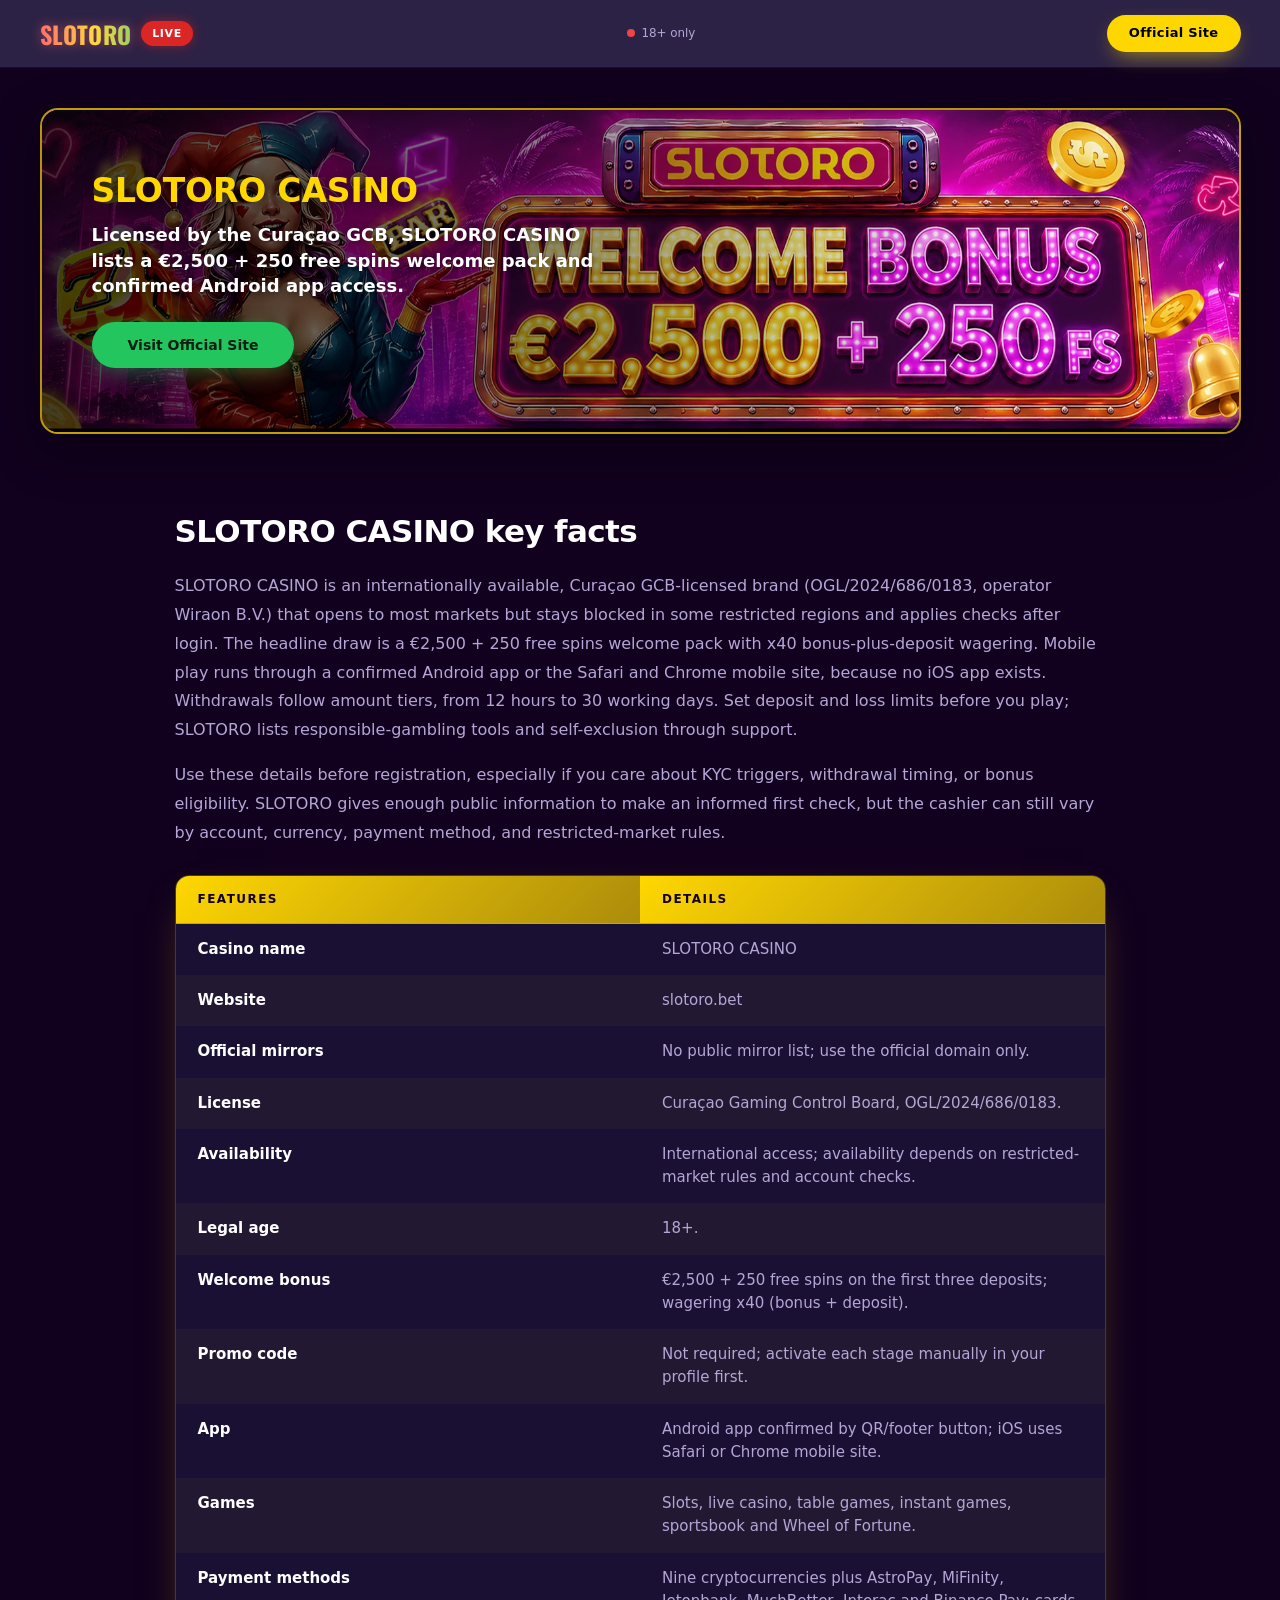
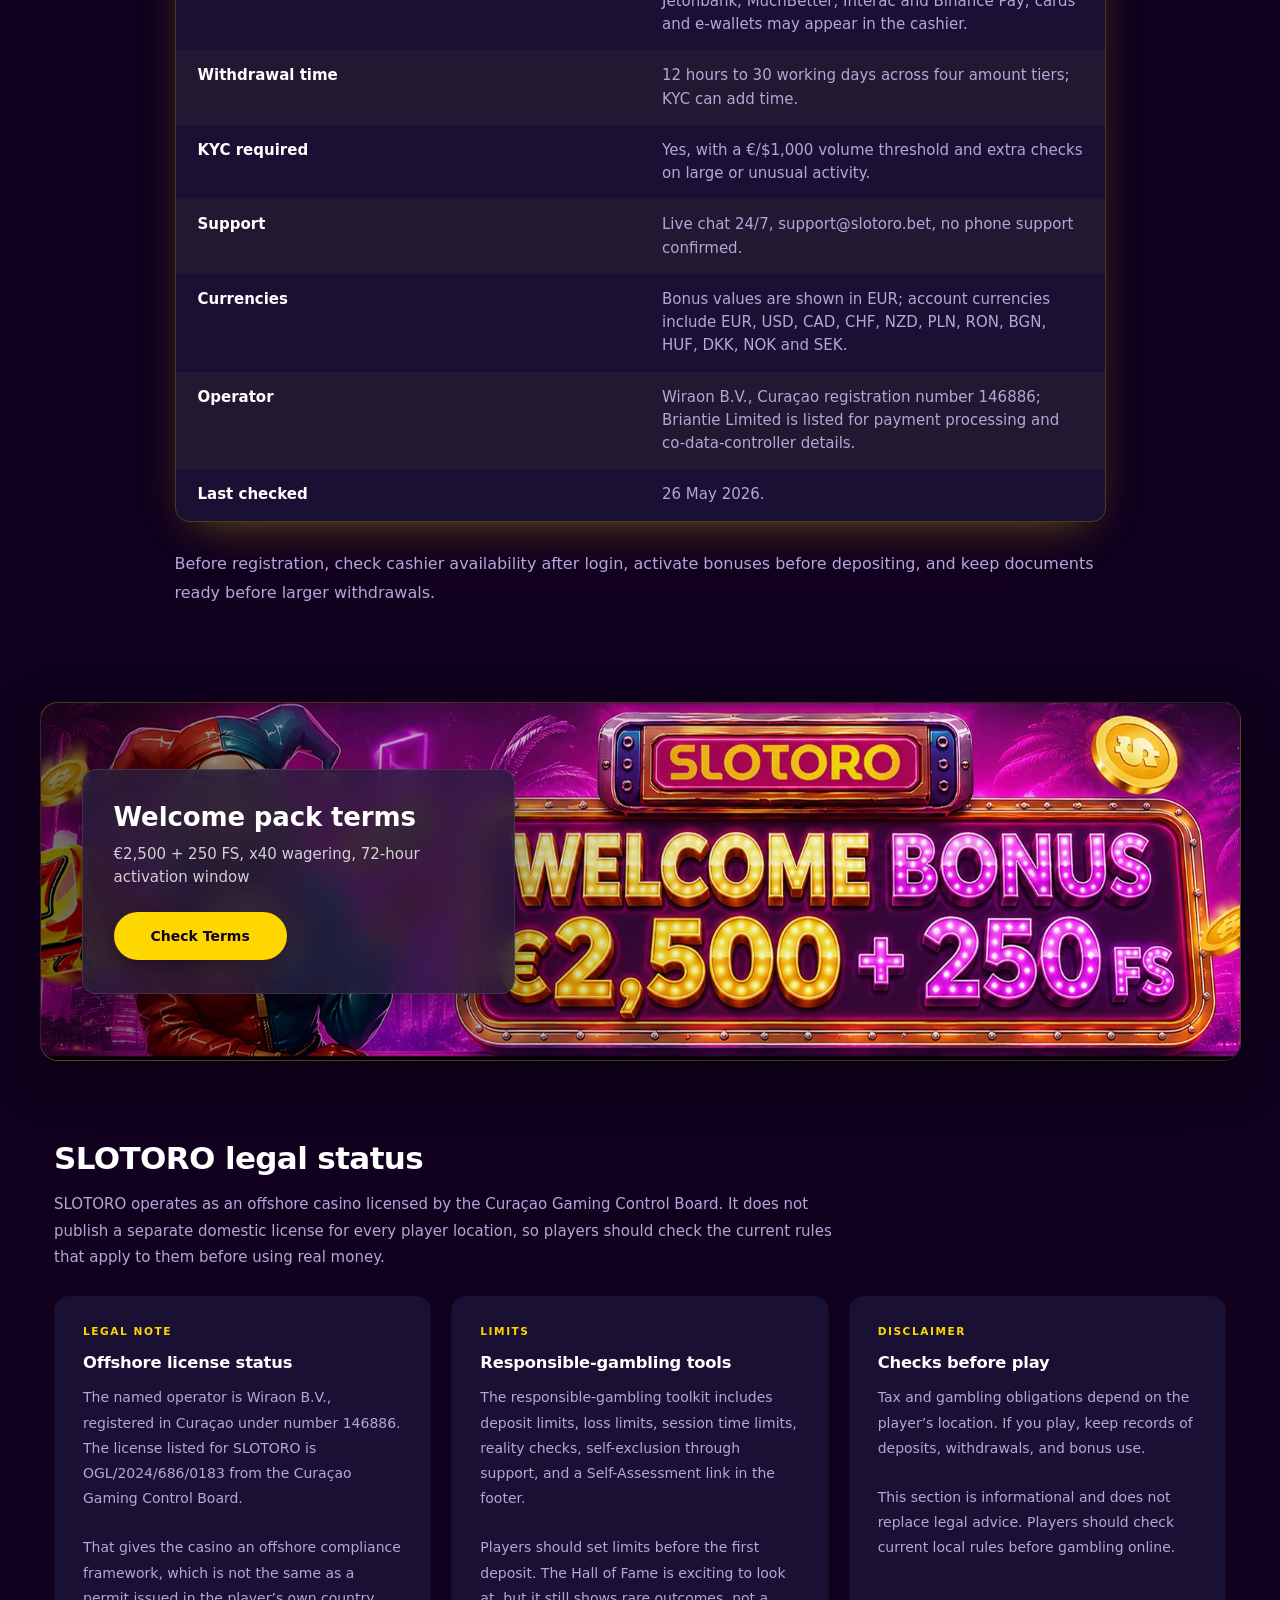
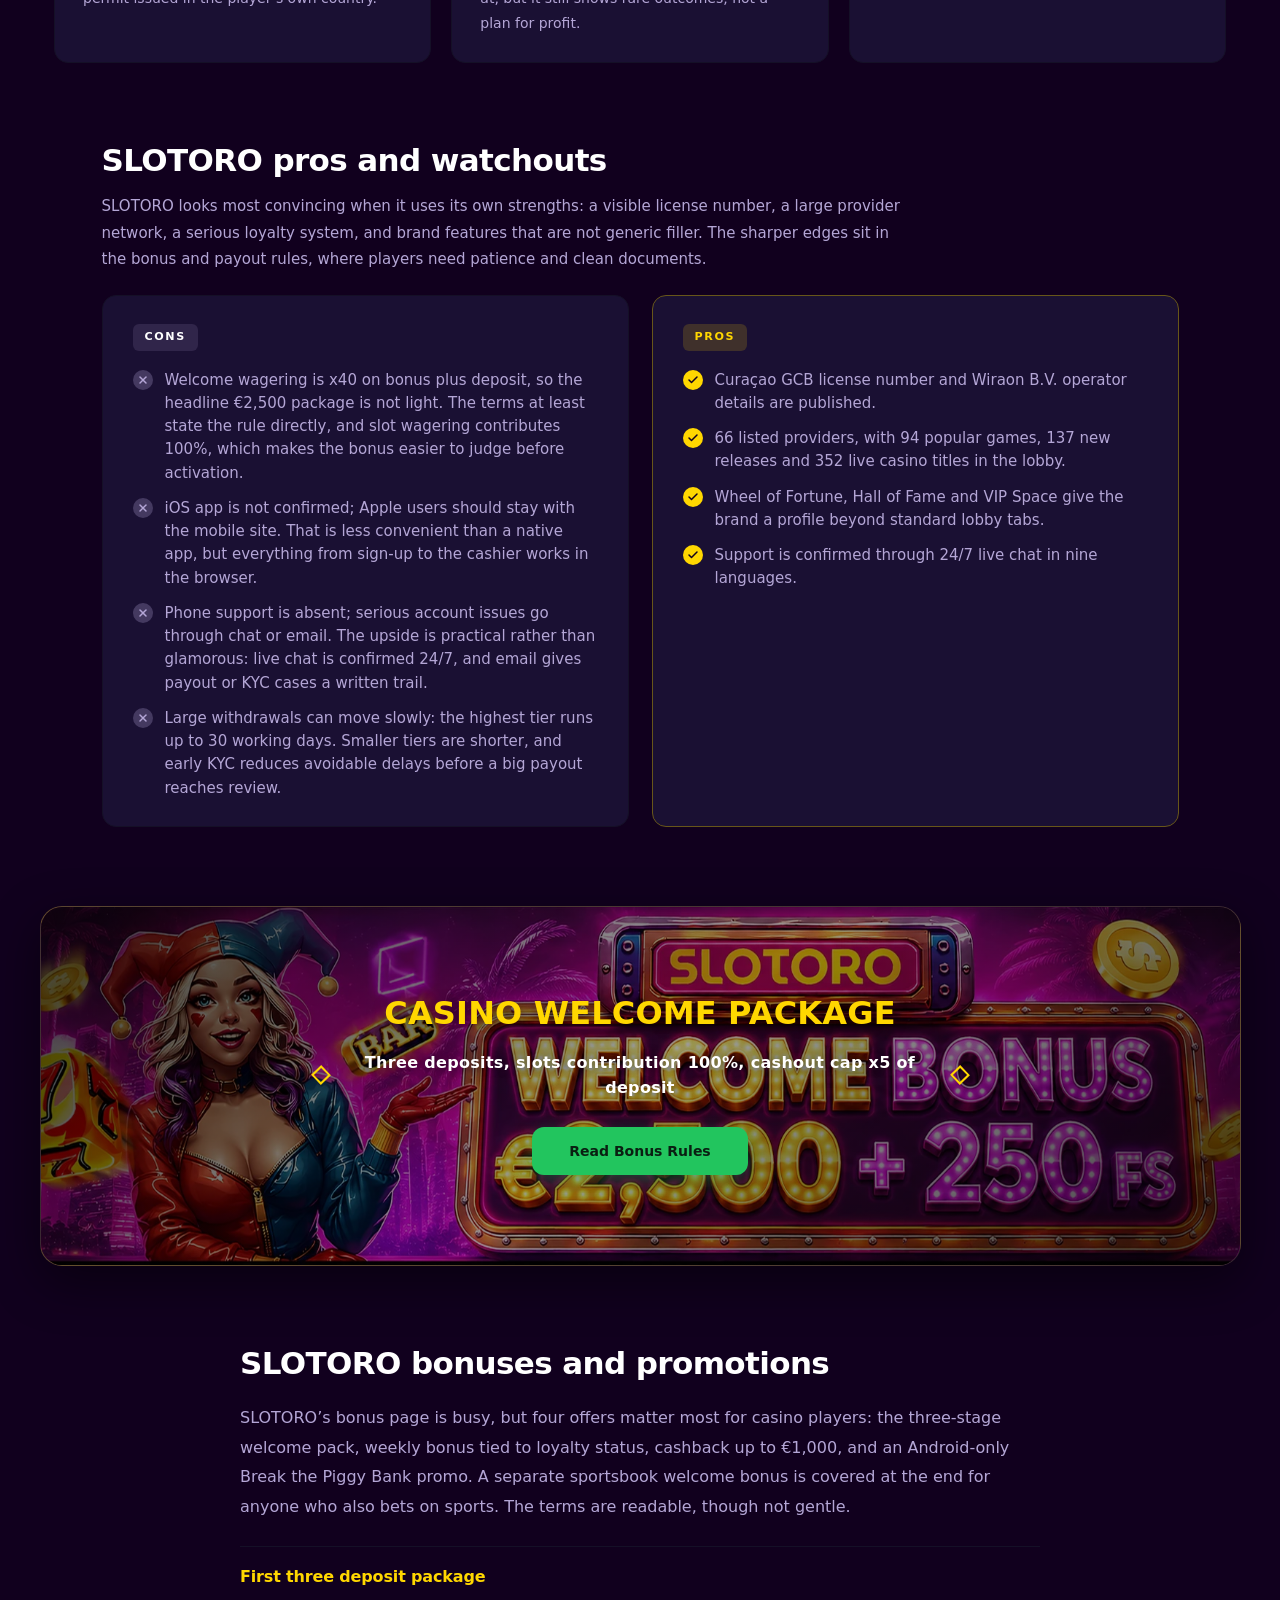
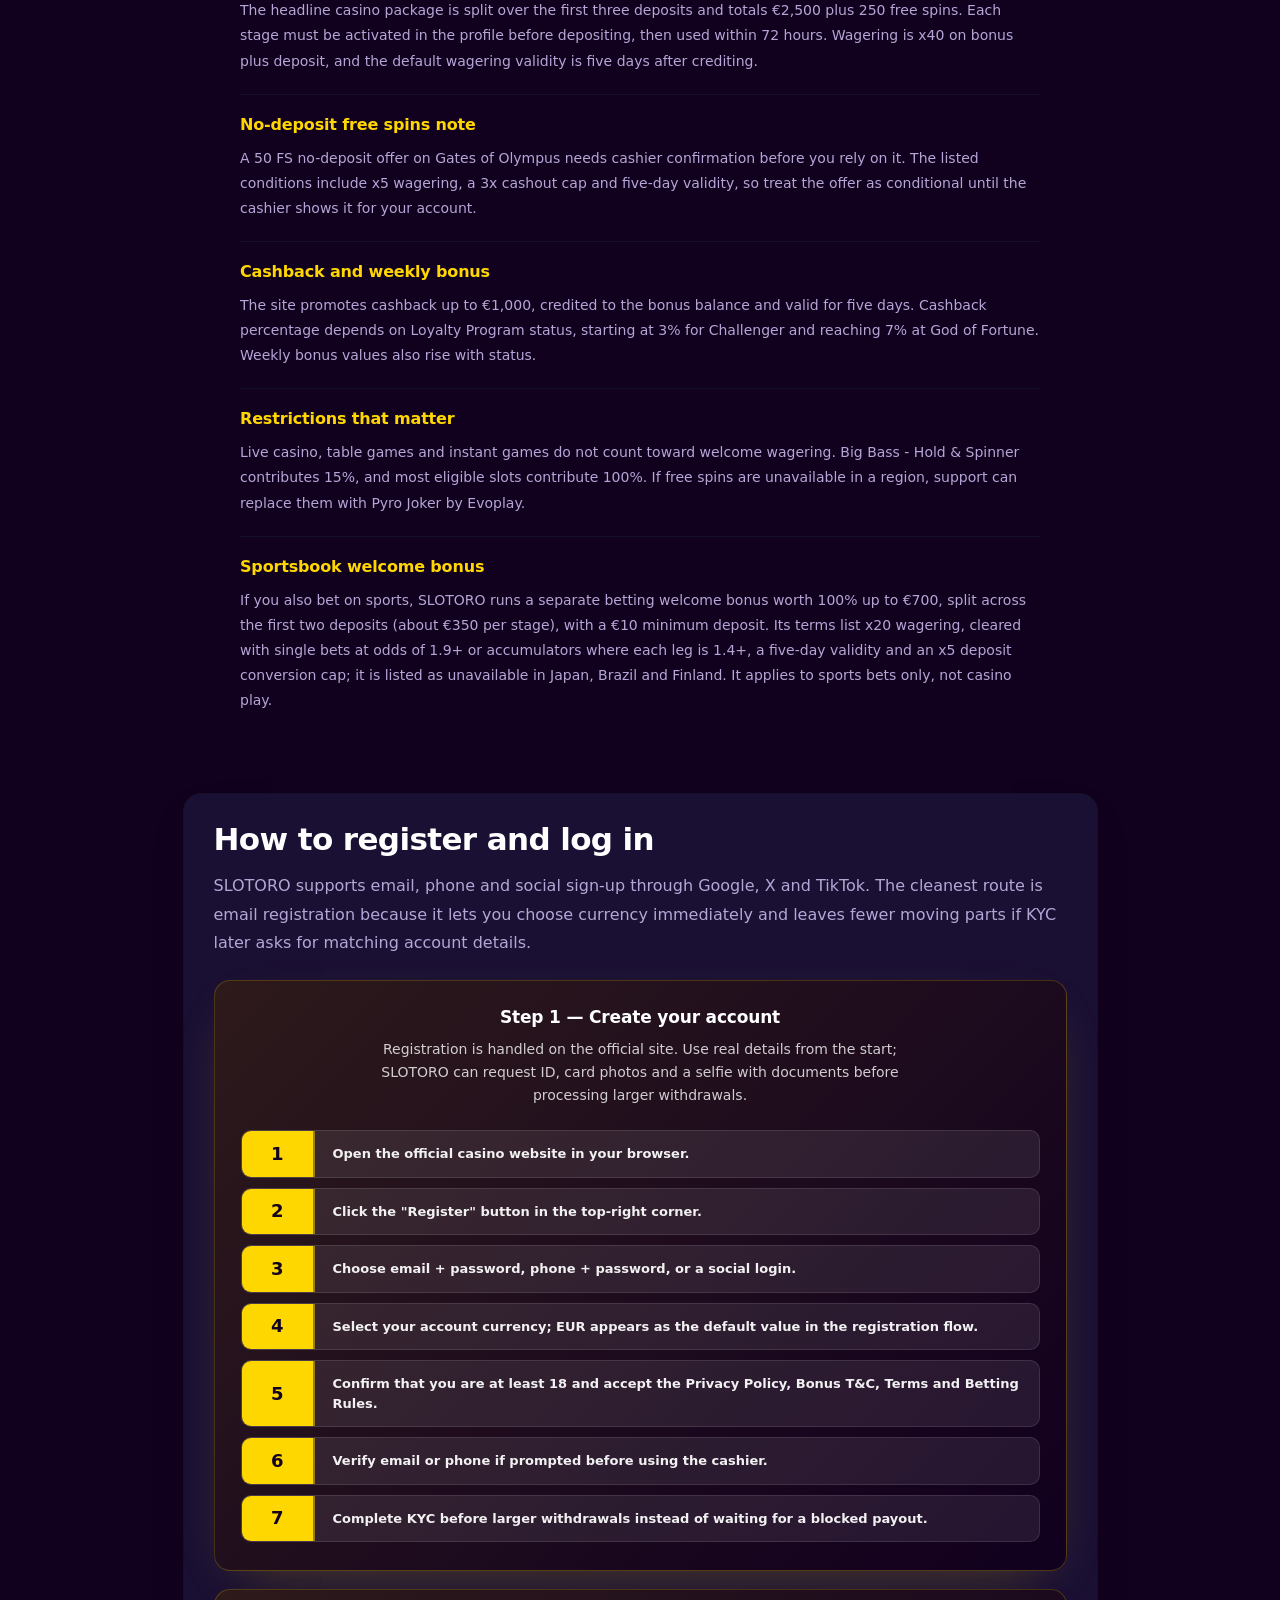
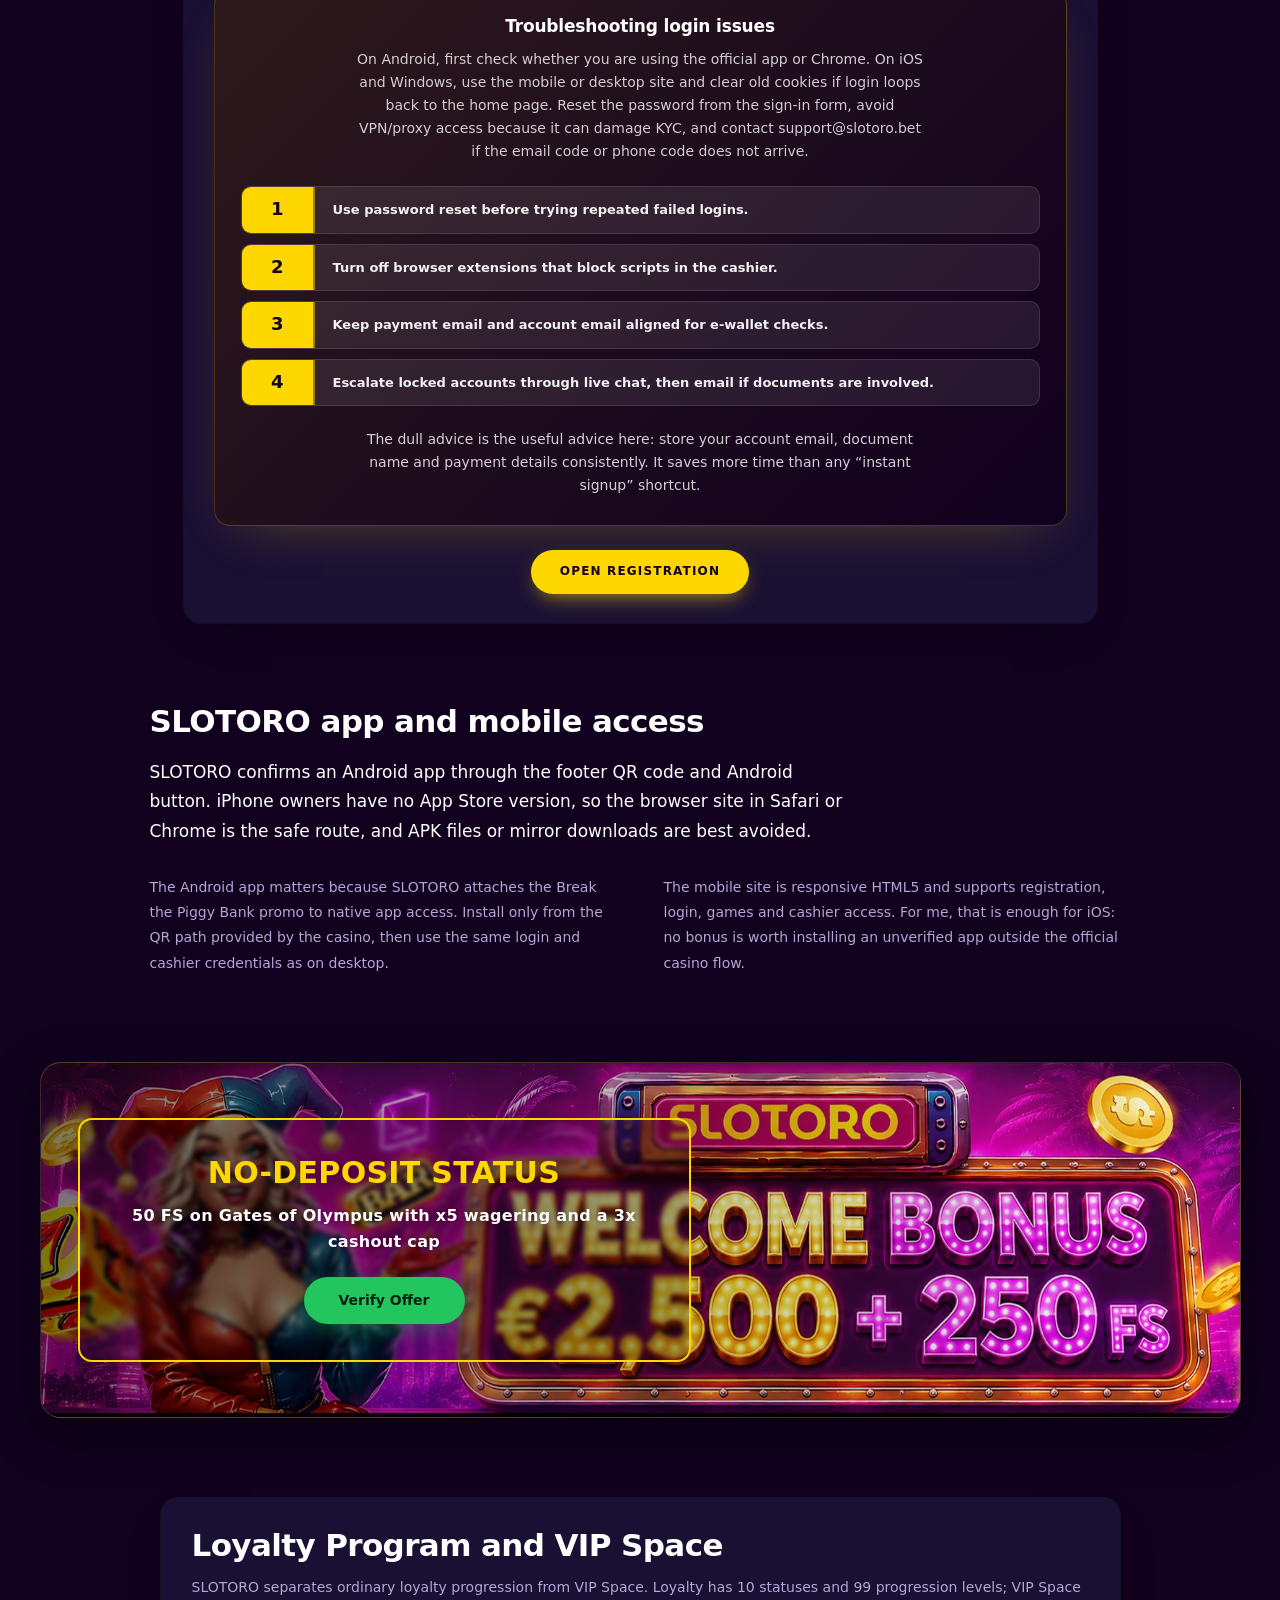
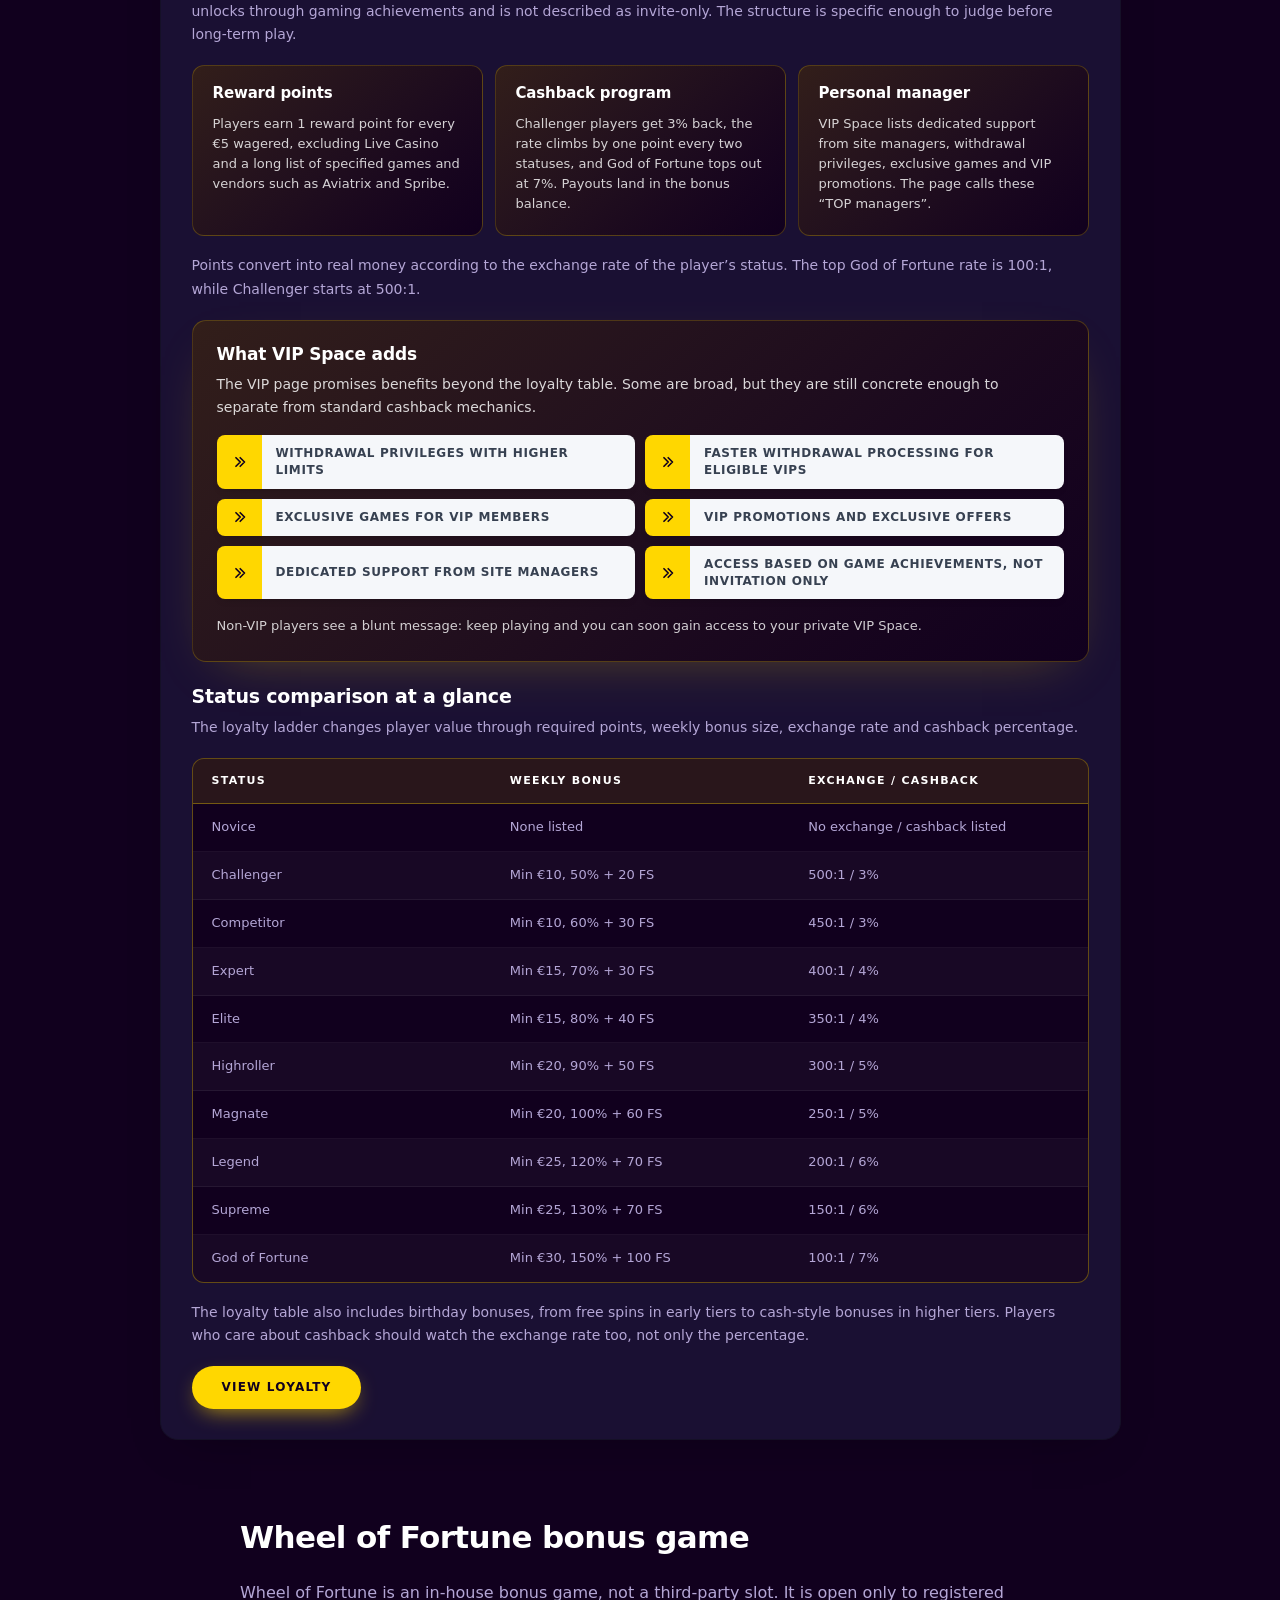
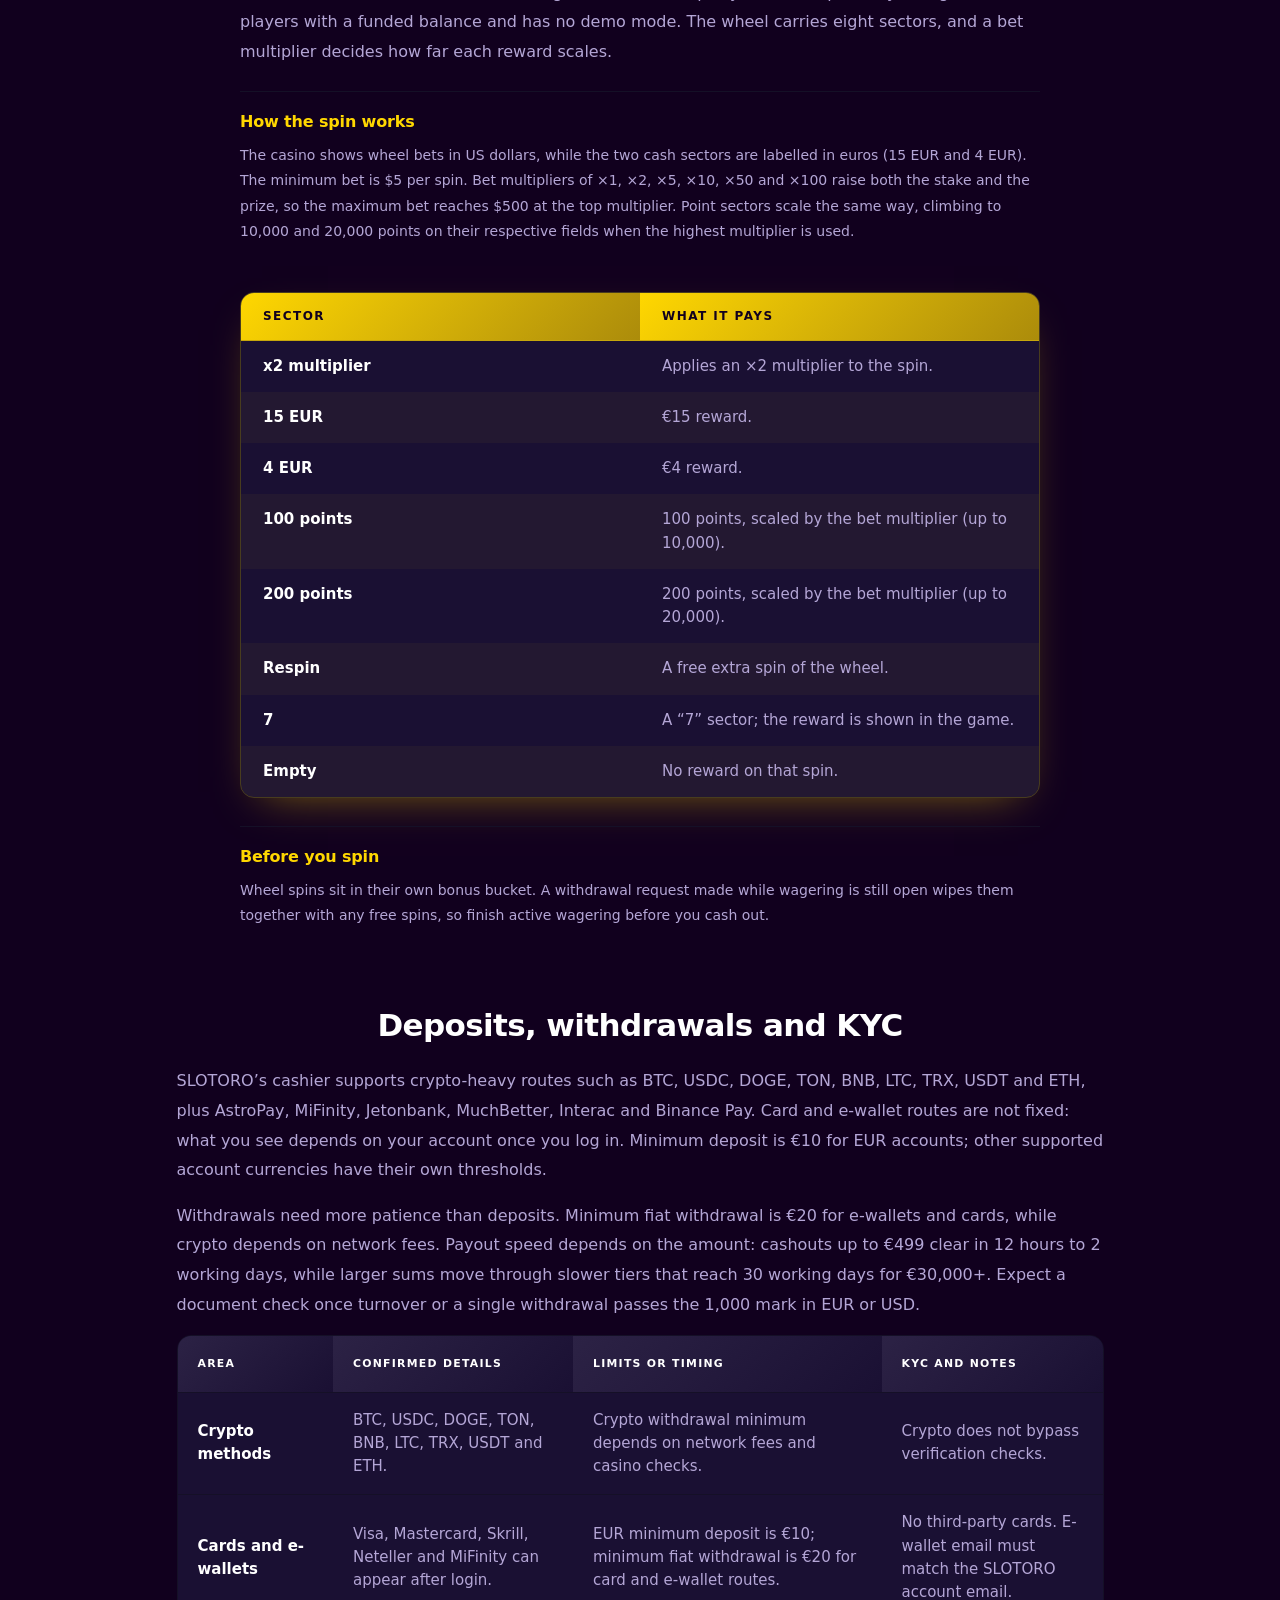
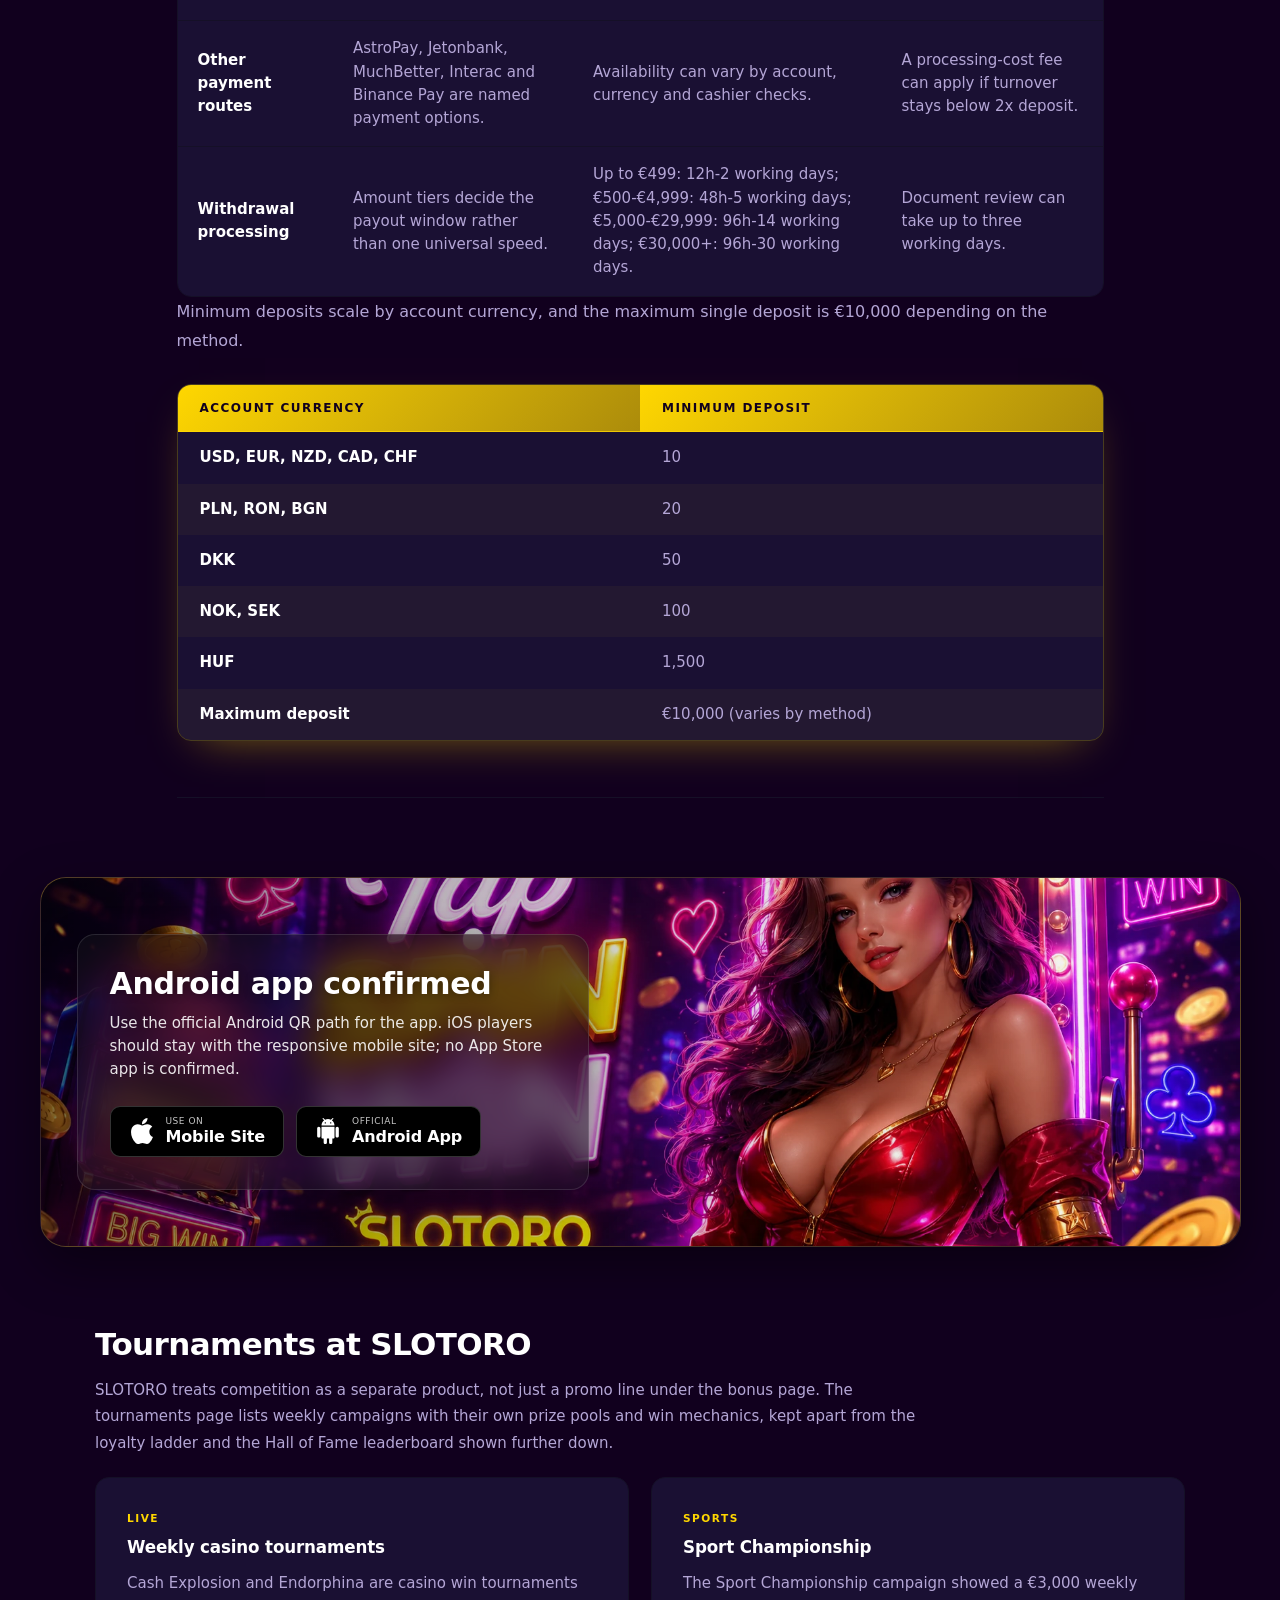
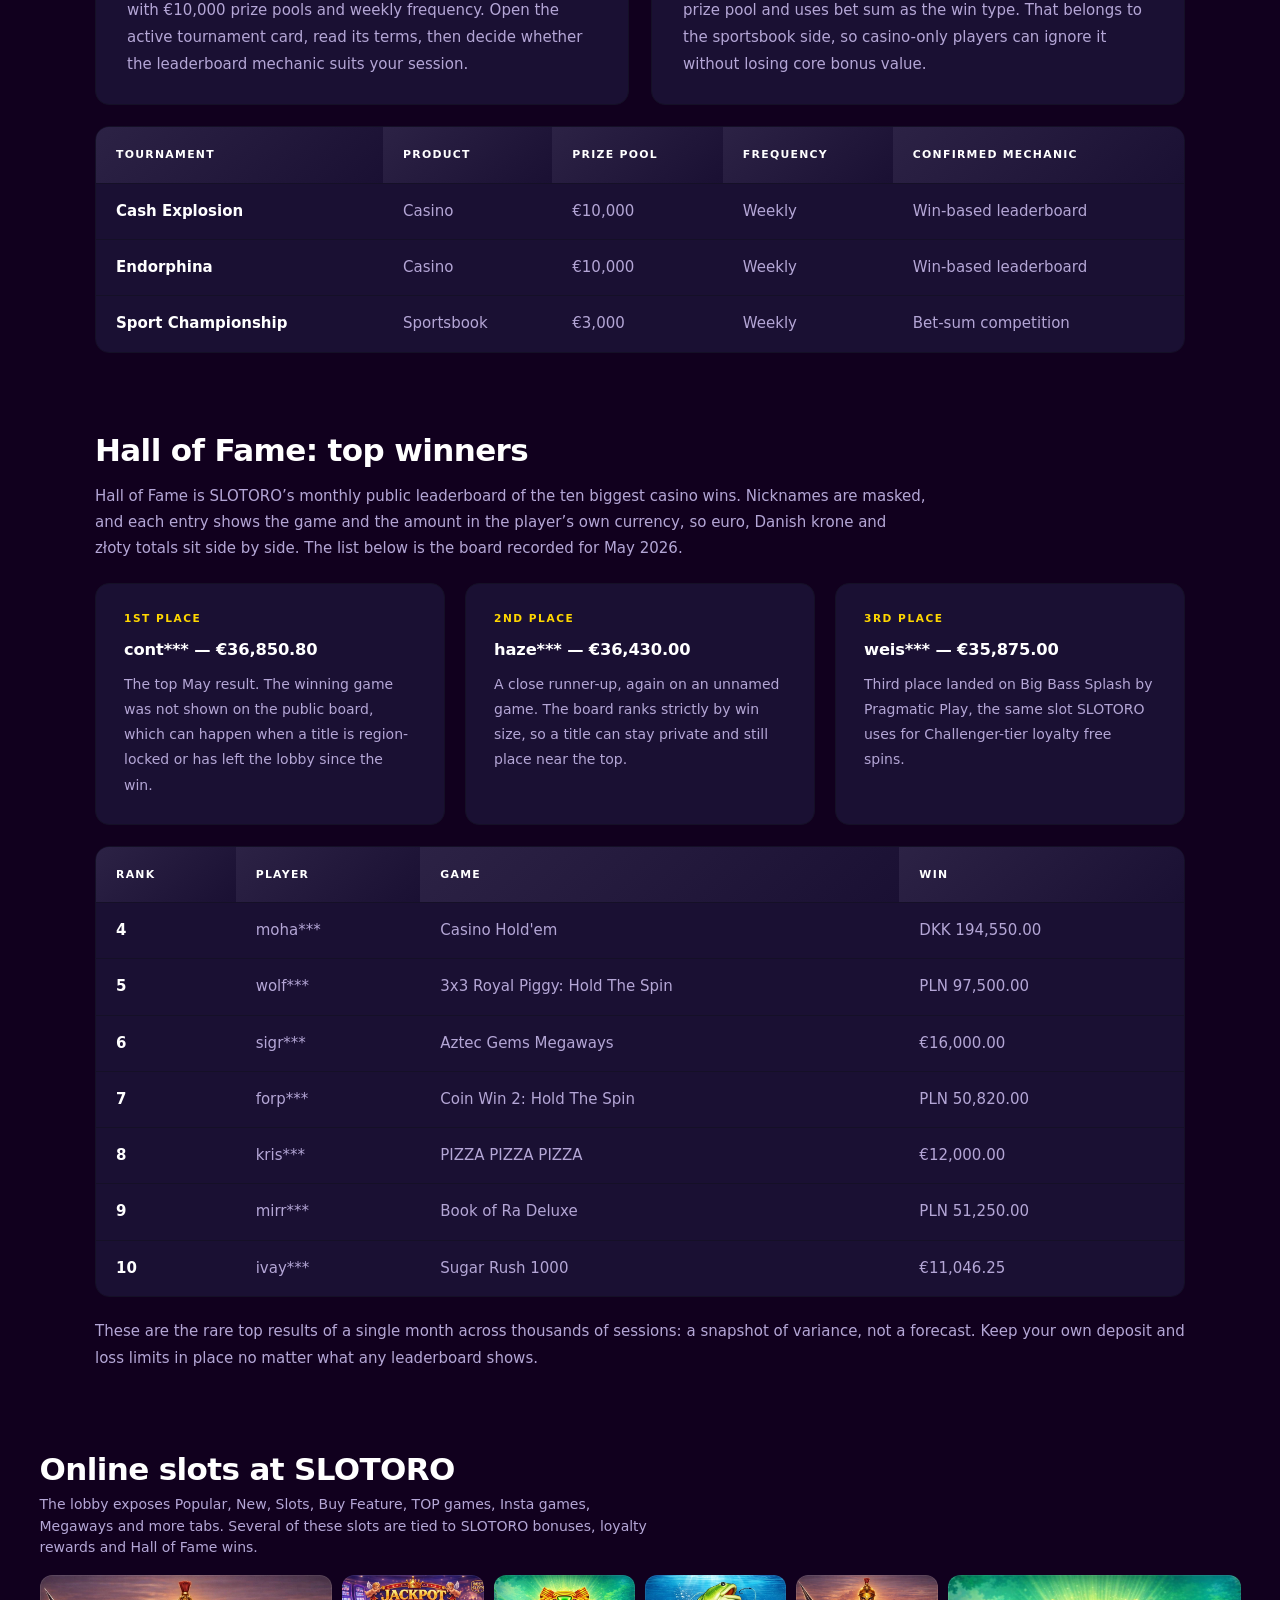
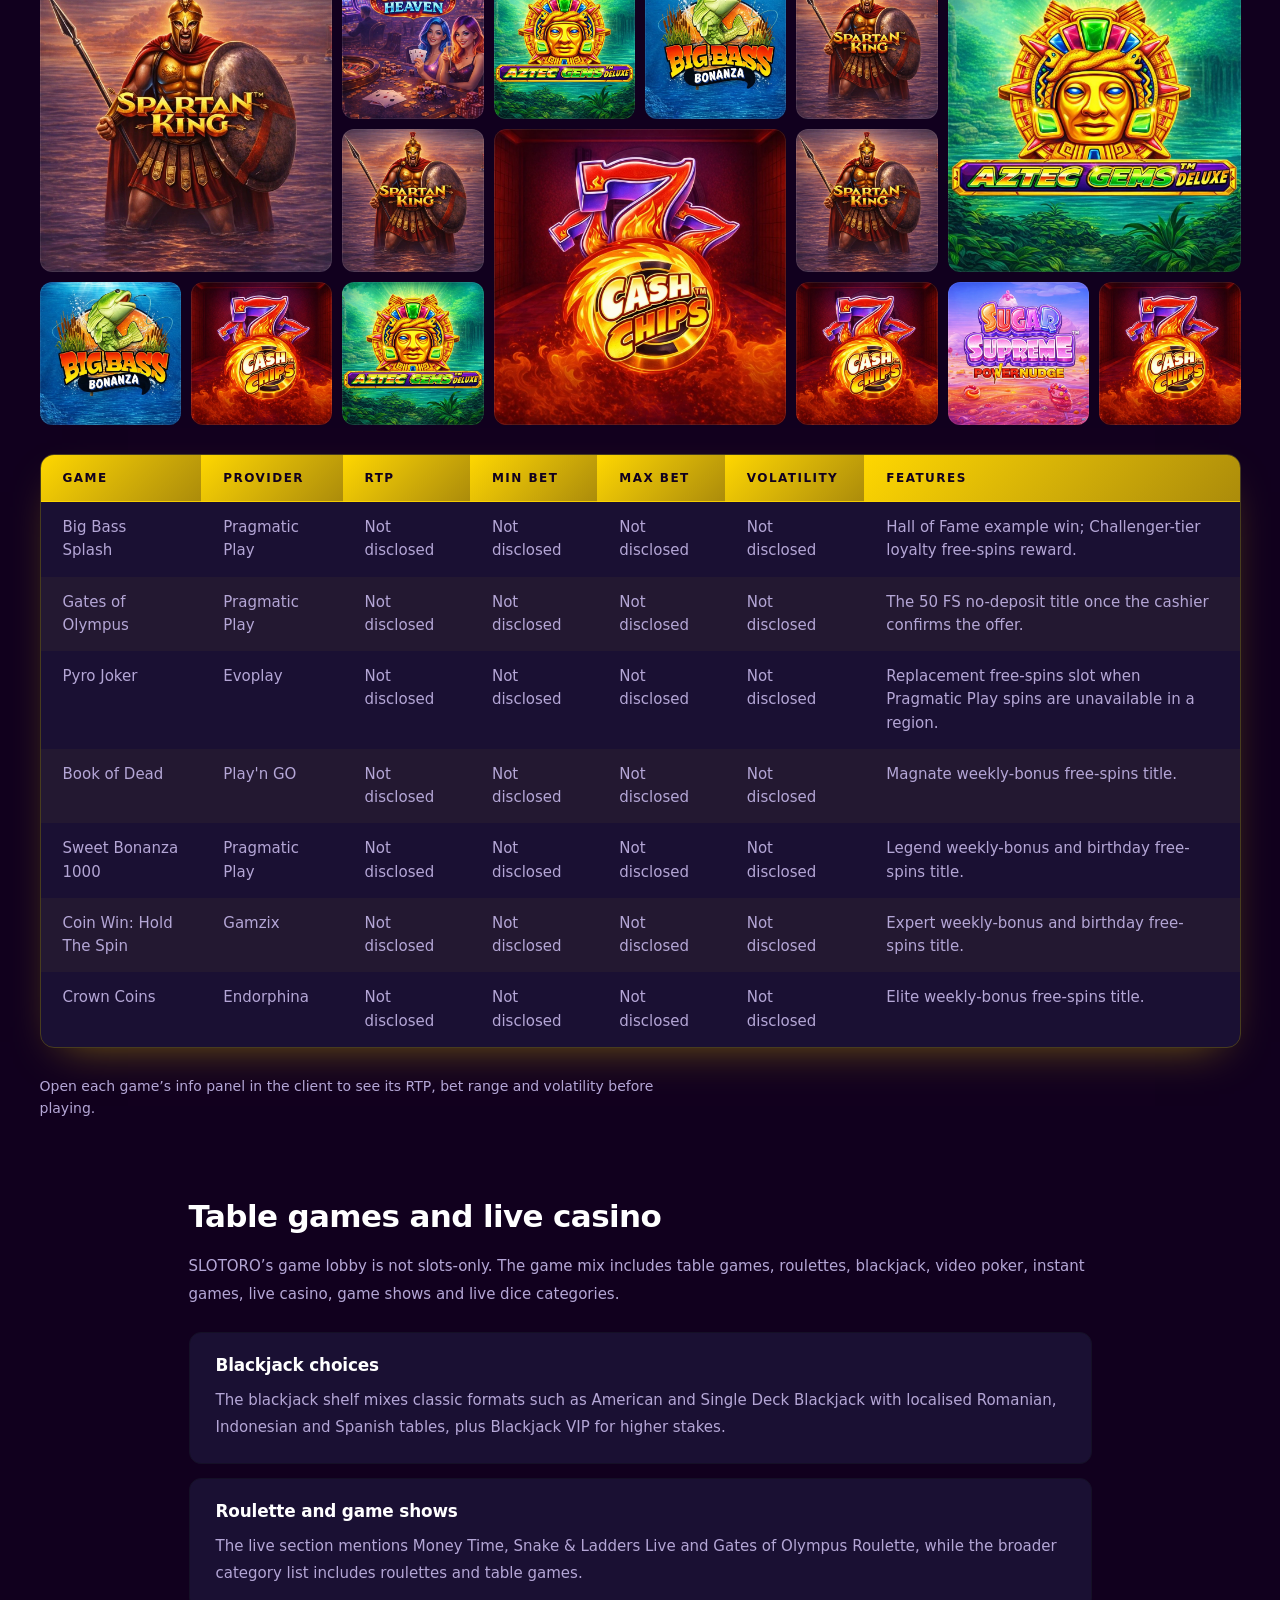
<file: index.html>
<!DOCTYPE html>
<html lang="en">
<head>
<meta charset="UTF-8">
<meta name="viewport" content="width=device-width, initial-scale=1.0">
<title>SLOTORO CASINO | Euro Bonus Terms, App and Payouts</title>
<meta name="description" content="Check SLOTORO CASINO: €2,500 euro bonus terms, Android app, games, payouts, KYC rules, safety notes and account checks before playing online.">
<link rel="stylesheet" href="css/style-220b08.css">
<link rel="stylesheet" href="css/index.css">
<link rel="canonical" href="https://lerixxi.github.io/slotoro-casino/">
<!-- GEO-LINKS:hreflang -->
<link rel="alternate" hreflang="en" href="https://lerixxi.github.io/slotoro-casino/">
<link rel="alternate" hreflang="pl-PL" href="https://lerixxi.github.io/slotoro-polska/">
<link rel="alternate" hreflang="de-DE" href="https://lerixxi.github.io/slotoro-deutschland/">
<link rel="alternate" hreflang="bg-BG" href="https://lerixxi.github.io/slotoro-bulgaria/">
<link rel="alternate" hreflang="it-IT" href="https://lerixxi.github.io/slotoro-italia/">
<link rel="alternate" hreflang="ro-RO" href="https://lerixxi.github.io/slotoro-romania/">
<link rel="alternate" hreflang="el-GR" href="https://lerixxi.github.io/slotoro-hellas/">
<link rel="alternate" hreflang="lt-LT" href="https://lerixxi.github.io/slotoro-lietuva/">
<link rel="alternate" hreflang="x-default" href="https://lerixxi.github.io/slotoro-casino/">
<meta property="og:locale" content="en_US">
<meta property="og:locale:alternate" content="pl_PL">
<meta property="og:locale:alternate" content="de_DE">
<meta property="og:locale:alternate" content="bg_BG">
<meta property="og:locale:alternate" content="it_IT">
<meta property="og:locale:alternate" content="ro_RO">
<meta property="og:locale:alternate" content="el_GR">
<meta property="og:locale:alternate" content="lt_LT">
<!-- /GEO-LINKS:hreflang -->
<link rel="icon" type="image/svg+xml" href="favicon.svg">
<meta property="og:type" content="website">
<meta property="og:url" content="https://lerixxi.github.io/slotoro-casino/">
<meta property="og:title" content="SLOTORO CASINO | Euro Bonus Terms, App and Payouts">
<meta property="og:description" content="Check SLOTORO CASINO: €2,500 euro bonus terms, Android app, games, payouts, KYC rules, safety notes and account checks before playing online.">
<meta property="og:image" content="https://lerixxi.github.io/slotoro-casino/img/bonus_banner/5ef8c1b1.webp">
<meta property="og:image:type" content="image/webp">
<meta name="twitter:card" content="summary_large_image">
<meta name="twitter:url" content="https://lerixxi.github.io/slotoro-casino/">
<meta name="twitter:title" content="SLOTORO CASINO | Euro Bonus Terms, App and Payouts">
<meta name="twitter:description" content="Check SLOTORO CASINO: €2,500 euro bonus terms, Android app, games, payouts, KYC rules, safety notes and account checks before playing online.">
<meta name="twitter:image" content="https://lerixxi.github.io/slotoro-casino/img/bonus_banner/5ef8c1b1.webp">
<script type="application/ld+json">
{
  "@context": "https://schema.org",
  "@graph": [
    {
      "@type": "Organization",
      "@id": "https://lerixxi.github.io/slotoro-casino/#casino",
      "name": "SLOTORO CASINO",
      "url": "https://slotoro.bet/"
    },
    {
      "@type": "BreadcrumbList",
      "itemListElement": [
        {
          "@type": "ListItem",
          "position": 1,
          "name": "Home",
          "item": "https://lerixxi.github.io/slotoro-casino/"
        }
      ]
    },
    {
      "@type": "Review",
      "itemReviewed": {
        "@id": "https://lerixxi.github.io/slotoro-casino/#casino"
      },
      "author": {
        "@type": "Person",
        "name": "Daniel Reeves",
        "jobTitle": "Senior iGaming Analyst"
      },
      "datePublished": "2026-05-26",
      "reviewRating": {
        "@type": "Rating",
        "ratingValue": "4.1",
        "bestRating": "5",
        "worstRating": "1"
      }
    },
    {
      "@type": "FAQPage",
      "mainEntity": [
        {
          "@type": "Question",
          "name": "Is SLOTORO CASINO legal where I live?",
          "acceptedAnswer": {
            "@type": "Answer",
            "text": "SLOTORO runs on an offshore Curacao Gaming Control Board license (OGL/2024/686/0183, operator Wiraon B.V.), not a local one. Whether you can legally use an offshore casino depends on your own country's rules, and access can be blocked in restricted markets after login. Treat this as general information rather than legal advice, and confirm the gambling rules that apply to you before playing for real money."
          }
        },
        {
          "@type": "Question",
          "name": "Does SLOTORO CASINO have an app?",
          "acceptedAnswer": {
            "@type": "Answer",
            "text": "Yes for Android: the app is confirmed through the official footer QR code and Android button, and it unlocks the Break the Piggy Bank promo. No iOS app is confirmed, so iPhone and iPad players should use the responsive mobile site in Safari or Chrome and avoid unofficial APK or mirror downloads."
          }
        },
        {
          "@type": "Question",
          "name": "How do I log in to SLOTORO CASINO?",
          "acceptedAnswer": {
            "@type": "Answer",
            "text": "Open the official site and sign in with the email, phone or social login (Google, X, TikTok) you registered with. If login loops, reset the password, clear old cookies and disable script-blocking extensions, and avoid VPN or proxy access because it can fail KYC. Email support@slotoro.bet if an email or phone code does not arrive."
          }
        },
        {
          "@type": "Question",
          "name": "What is the SLOTORO welcome bonus and wagering requirement?",
          "acceptedAnswer": {
            "@type": "Answer",
            "text": "The casino welcome pack is EUR 2,500 plus 250 free spins across the first three deposits. Wagering is x40 on bonus plus deposit, each stage activates in the profile before depositing and lasts 72 hours, wagering validity is five days, slots contribute 100% (Big Bass - Hold & Spinner 15%) and the cashout cap is x5 of the deposit."
          }
        },
        {
          "@type": "Question",
          "name": "How long do SLOTORO withdrawals take?",
          "acceptedAnswer": {
            "@type": "Answer",
            "text": "Processing is tiered by amount: up to EUR 499 takes 12 hours to 2 working days, EUR 500-4,999 takes 48 hours to 5 working days, EUR 5,000-29,999 takes 96 hours to 14 working days, and EUR 30,000+ can run from 96 hours to 30 working days. KYC, bonus checks and the 20x lifetime-withdrawal rule can add delay, so verify early."
          }
        },
        {
          "@type": "Question",
          "name": "Is KYC required at SLOTORO, and what documents do I need?",
          "acceptedAnswer": {
            "@type": "Answer",
            "text": "Yes. Verification triggers at EUR/USD 1,000 in transaction volume, any withdrawal above USD 1,000, suspicious activity or a staff request. Prepare an ID, a payment-card photo if asked (CVV and the middle six digits may be masked) and a selfie with documents. The payment account must be yours; third-party cards and anonymous payment tools are not allowed."
          }
        },
        {
          "@type": "Question",
          "name": "Can I play SLOTORO games for free?",
          "acceptedAnswer": {
            "@type": "Answer",
            "text": "Demo play depends on the title and provider, and the lobby includes a Random game option, but the in-house Wheel of Fortune has no demo and needs a funded balance. Bonus features and free-spin offers also require a real account, so confirm demo availability in the lobby before relying on it."
          }
        },
        {
          "@type": "Question",
          "name": "Can you win real money at SLOTORO CASINO?",
          "acceptedAnswer": {
            "@type": "Answer",
            "text": "Yes, real-money wins are possible, but casino games involve risk and the house edge means losses are also possible. Players should gamble only with money they can afford to lose, and set deposit and loss limits before playing."
          }
        },
        {
          "@type": "Question",
          "name": "What happens if Pragmatic free spins are not available in my region?",
          "acceptedAnswer": {
            "@type": "Answer",
            "text": "SLOTORO's bonus terms allow support to replace unavailable Pragmatic Play free spins with Pyro Joker by Evoplay. The replacement has fixed bet-size settings by currency. Ask support before activating the stage, because free-spin substitutions are much easier to clarify before money enters the bonus flow."
          }
        },
        {
          "@type": "Question",
          "name": "Do Wheel of Fortune spins count like normal bonus money?",
          "acceptedAnswer": {
            "@type": "Answer",
            "text": "No. SLOTORO treats Wheel of Fortune spins as a separate bonus type. The terms say active bonuses, including free spins and Wheel of Fortune spins, can be cancelled if you request withdrawal before wagering is complete. That makes timing important if you stack several promos."
          }
        }
      ]
    }
  ]
}
</script>
</head>
<body class="qr-nav-hover-4">

<div data-sticky-root class="wl32-sroot qr-sticky-root" data-component="header" data-variant="header_06">
  <header class="qr-header">
    <div class="qr-container">
      <div class="qr-header-inner">

        <div class="wl32-logo-area">
          <a href="./" class="qr-logo">
            <span class="qr-logo-text">SLOTORO</span>
          </a>
          <span class="qr-badge qr-badge-live" data-slot="label">LIVE</span>
        </div>

        <div class="qr-flex qr-items-center qr-gap-3">
          <nav class="qr-nav wl32-nav">
            
          </nav>
          <span class="wl32-player-count">
            <span class="qr-live-dot"></span>
            18+ only
          </span>
        </div>

        <div class="qr-flex qr-items-center qr-gap-2">
          <a href="https://52slotoro10.bet/en/" class="qr-btn qr-btn-primary qr-btn-pill qr-btn-sm wl32-cta-desktop" data-slot="cta[0]">Official Site</a>
          
          
        </div>

      </div>
    </div>
  </header>

  
</div>

<section class="qr-section-sm" data-component="bonus_banner" data-variant="bonus_banner_03">
  <div class="qr-container">
  <div class="qr32-card" data-animate>
    <img class="qr32-bg-img" data-banner-image src="img/bonus_banner/5ef8c1b1.webp" alt="SLOTORO CASINO welcome bonus banner" loading="lazy">
    <div class="qr32-overlay"></div>
    <div class="qr32-content">
      <h1 class="qr32-title qr-h2" data-slot="heading">SLOTORO CASINO</h1>
      <p class="qr32-amount" data-slot="amount">Licensed by the Curaçao GCB, SLOTORO CASINO lists a €2,500 + 250 free spins welcome pack and confirmed Android app access.</p>
      <a href="https://52slotoro10.bet/en/" class="qr32-cta" data-slot="cta">Visit Official Site</a>
    </div>
  </div>
  </div>
</section>

<section class="qr-section-sm" data-component="welcome" data-variant="welcome_02">
  <div class="qr-container">
    <div class="bv19-wrap" data-animate>
      <h2 class="qr-h2 bv19-title" data-slot="heading">SLOTORO CASINO key facts</h2>
      <p class="bv19-p" data-slot="body[0]">SLOTORO CASINO is an internationally available, Curaçao GCB-licensed brand (OGL/2024/686/0183, operator Wiraon B.V.) that opens to most markets but stays blocked in some restricted regions and applies checks after login. The headline draw is a €2,500 + 250 free spins welcome pack with x40 bonus-plus-deposit wagering. Mobile play runs through a confirmed Android app or the Safari and Chrome mobile site, because no iOS app exists. Withdrawals follow amount tiers, from 12 hours to 30 working days. Set deposit and loss limits before you play; SLOTORO lists responsible-gambling tools and self-exclusion through support.</p>
      <p class="bv19-p" data-slot="body[1]">Use these details before registration, especially if you care about KYC triggers, withdrawal timing, or bonus eligibility. SLOTORO gives enough public information to make an informed first check, but the cashier can still vary by account, currency, payment method, and restricted-market rules.</p>

      <div class="bv19-spec-frame">
        <table class="bv19-spec">
          <thead><tr><th scope="col">Features</th><th scope="col">Details</th></tr></thead>
          <tbody>
            <tr><th scope="row">Casino name</th><td>SLOTORO CASINO</td></tr>
            <tr><th scope="row">Website</th><td>slotoro.bet</td></tr>
            <tr><th scope="row">Official mirrors</th><td>No public mirror list; use the official domain only.</td></tr>
            <tr><th scope="row">License</th><td>Curaçao Gaming Control Board, OGL/2024/686/0183.</td></tr>
            <tr><th scope="row">Availability</th><td>International access; availability depends on restricted-market rules and account checks.</td></tr>
            <tr><th scope="row">Legal age</th><td>18+.</td></tr>
            <tr><th scope="row">Welcome bonus</th><td>€2,500 + 250 free spins on the first three deposits; wagering x40 (bonus + deposit).</td></tr>
            <tr><th scope="row">Promo code</th><td>Not required; activate each stage manually in your profile first.</td></tr>
            <tr><th scope="row">App</th><td>Android app confirmed by QR/footer button; iOS uses Safari or Chrome mobile site.</td></tr>
            <tr><th scope="row">Games</th><td>Slots, live casino, table games, instant games, sportsbook and Wheel of Fortune.</td></tr>
            <tr><th scope="row">Payment methods</th><td>Nine cryptocurrencies plus AstroPay, MiFinity, Jetonbank, MuchBetter, Interac and Binance Pay; cards and e-wallets may appear in the cashier.</td></tr>
            <tr><th scope="row">Withdrawal time</th><td>12 hours to 30 working days across four amount tiers; KYC can add time.</td></tr>
            <tr><th scope="row">KYC required</th><td>Yes, with a €/$1,000 volume threshold and extra checks on large or unusual activity.</td></tr>
            <tr><th scope="row">Support</th><td>Live chat 24/7, support@slotoro.bet, no phone support confirmed.</td></tr>
            <tr><th scope="row">Currencies</th><td>Bonus values are shown in EUR; account currencies include EUR, USD, CAD, CHF, NZD, PLN, RON, BGN, HUF, DKK, NOK and SEK.</td></tr>
            <tr><th scope="row">Operator</th><td>Wiraon B.V., Curaçao registration number 146886; Briantie Limited is listed for payment processing and co-data-controller details.</td></tr>
            <tr><th scope="row">Last checked</th><td>26 May 2026.</td></tr>
          </tbody>
        </table>
      </div>

      <p class="bv19-p" data-slot="body[2]">Before registration, check cashier availability after login, activate bonuses before depositing, and keep documents ready before larger withdrawals.</p>
    </div>
  </div>
</section>

<section class="qr-section-sm" data-component="bonus_banner" data-variant="bonus_banner_02">
  <div class="qr-container">
  <div class="xk71-card" data-animate>
    <img class="xk71-bg-img" data-banner-image src="img/bonus_banner/5ef8c1b1.webp" alt="SLOTORO welcome bonus free spins" loading="lazy">
    <div class="xk71-overlay"></div>
    <div class="xk71-glass">
      <h2 class="xk71-title qr-h2" data-slot="heading">Welcome pack terms</h2>
      <p class="xk71-amount" data-slot="amount">€2,500 + 250 FS, x40 wagering, 72-hour activation window</p>
      <a href="https://52slotoro10.bet/en/" class="xk71-cta" data-slot="cta">Check Terms</a>
    </div>
  </div>
  </div>
</section>

<section class="qr-section-sm" data-component="text_block" data-variant="text_block_32">
  <div class="qr-container">
    <div class="re26-wrap" data-animate>
      <header class="re26-intro">
        <h2 class="re26-title qr-h2" data-slot="heading[0]">SLOTORO legal status</h2>
        <p class="re26-lead" data-slot="lead">SLOTORO operates as an offshore casino licensed by the Curaçao Gaming Control Board. It does not publish a separate domestic license for every player location, so players should check the current rules that apply to them before using real money.</p>
      </header>

      <div class="re26-row">
        <article class="re26-card">
          <span class="re26-tag" data-slot="label[0]">Legal note</span>
          <h3 class="re26-h3" data-slot="heading[1]">Offshore license status</h3>
          <p class="re26-p" data-slot="body[0]">The named operator is Wiraon B.V., registered in Curaçao under number 146886. The license listed for SLOTORO is OGL/2024/686/0183 from the Curaçao Gaming Control Board.</p>
          <p class="re26-p" data-slot="body[1]">That gives the casino an offshore compliance framework, which is not the same as a permit issued in the player’s own country.</p>
        </article>

        <article class="re26-card">
          <span class="re26-tag" data-slot="label[1]">Limits</span>
          <h3 class="re26-h3" data-slot="heading[2]">Responsible-gambling tools</h3>
          <p class="re26-p" data-slot="body[2]">The responsible-gambling toolkit includes deposit limits, loss limits, session time limits, reality checks, self-exclusion through support, and a Self-Assessment link in the footer.</p>
          <p class="re26-p" data-slot="body[3]">Players should set limits before the first deposit. The Hall of Fame is exciting to look at, but it still shows rare outcomes, not a plan for profit.</p>
        </article>

        <article class="re26-card">
          <span class="re26-tag" data-slot="label[2]">Disclaimer</span>
          <h3 class="re26-h3" data-slot="heading[3]">Checks before play</h3>
          <p class="re26-p" data-slot="body[4]">Tax and gambling obligations depend on the player’s location. If you play, keep records of deposits, withdrawals, and bonus use.</p>
          <p class="re26-p" data-slot="body[5]">This section is informational and does not replace legal advice. Players should check current local rules before gambling online.</p>
        </article>
      </div>
    </div>
  </div>
</section>

<section class="qr-section-sm" data-component="pros_cons" data-variant="pros_cons_01">
  <div class="qr-container">
    <div class="gw99-wrap" data-animate>
      <header class="gw99-intro">
        <h2 class="gw99-title qr-h2" data-slot="heading">SLOTORO pros and watchouts</h2>
        <p class="gw99-lead" data-slot="lead">SLOTORO looks most convincing when it uses its own strengths: a visible license number, a large provider network, a serious loyalty system, and brand features that are not generic filler. The sharper edges sit in the bonus and payout rules, where players need patience and clean documents.</p>
      </header>

      <div class="gw99-row">
        <aside class="gw99-col">
          <h3 class="gw99-label gw99-label-cons" data-slot="label[0]">Cons</h3>
          <ul class="gw99-list">
            <li class="gw99-item" data-slot="bullet[0]"><span class="gw99-ico gw99-ico-con"><svg viewBox="0 0 24 24" fill="none" stroke="currentColor" stroke-width="3" stroke-linecap="round" stroke-linejoin="round"><path d="M18 6 6 18"/><path d="m6 6 12 12"/></svg></span><span>Welcome wagering is x40 on bonus plus deposit, so the headline €2,500 package is not light. The terms at least state the rule directly, and slot wagering contributes 100%, which makes the bonus easier to judge before activation.</span></li>
            <li class="gw99-item" data-slot="bullet[1]"><span class="gw99-ico gw99-ico-con"><svg viewBox="0 0 24 24" fill="none" stroke="currentColor" stroke-width="3" stroke-linecap="round" stroke-linejoin="round"><path d="M18 6 6 18"/><path d="m6 6 12 12"/></svg></span><span>iOS app is not confirmed; Apple users should stay with the mobile site. That is less convenient than a native app, but everything from sign-up to the cashier works in the browser.</span></li>
            <li class="gw99-item" data-slot="bullet[2]"><span class="gw99-ico gw99-ico-con"><svg viewBox="0 0 24 24" fill="none" stroke="currentColor" stroke-width="3" stroke-linecap="round" stroke-linejoin="round"><path d="M18 6 6 18"/><path d="m6 6 12 12"/></svg></span><span>Phone support is absent; serious account issues go through chat or email. The upside is practical rather than glamorous: live chat is confirmed 24/7, and email gives payout or KYC cases a written trail.</span></li>
            <li class="gw99-item" data-slot="bullet[3]"><span class="gw99-ico gw99-ico-con"><svg viewBox="0 0 24 24" fill="none" stroke="currentColor" stroke-width="3" stroke-linecap="round" stroke-linejoin="round"><path d="M18 6 6 18"/><path d="m6 6 12 12"/></svg></span><span>Large withdrawals can move slowly: the highest tier runs up to 30 working days. Smaller tiers are shorter, and early KYC reduces avoidable delays before a big payout reaches review.</span></li>
          </ul>
        </aside>

        <aside class="gw99-col gw99-col-pros">
          <h3 class="gw99-label gw99-label-pros" data-slot="label[1]">Pros</h3>
          <ul class="gw99-list">
            <li class="gw99-item" data-slot="bullet[4]"><span class="gw99-ico gw99-ico-pro"><svg viewBox="0 0 24 24" fill="none" stroke="currentColor" stroke-width="3" stroke-linecap="round" stroke-linejoin="round"><path d="M20 6 9 17l-5-5"/></svg></span>Curaçao GCB license number and Wiraon B.V. operator details are published.</li>
            <li class="gw99-item" data-slot="bullet[5]"><span class="gw99-ico gw99-ico-pro"><svg viewBox="0 0 24 24" fill="none" stroke="currentColor" stroke-width="3" stroke-linecap="round" stroke-linejoin="round"><path d="M20 6 9 17l-5-5"/></svg></span>66 listed providers, with 94 popular games, 137 new releases and 352 live casino titles in the lobby.</li>
            <li class="gw99-item" data-slot="bullet[6]"><span class="gw99-ico gw99-ico-pro"><svg viewBox="0 0 24 24" fill="none" stroke="currentColor" stroke-width="3" stroke-linecap="round" stroke-linejoin="round"><path d="M20 6 9 17l-5-5"/></svg></span>Wheel of Fortune, Hall of Fame and VIP Space give the brand a profile beyond standard lobby tabs.</li>
            <li class="gw99-item" data-slot="bullet[7]"><span class="gw99-ico gw99-ico-pro"><svg viewBox="0 0 24 24" fill="none" stroke="currentColor" stroke-width="3" stroke-linecap="round" stroke-linejoin="round"><path d="M20 6 9 17l-5-5"/></svg></span>Support is confirmed through 24/7 live chat in nine languages.</li>
          </ul>
        </aside>
      </div>
    </div>
  </div>
</section>

<section class="qr-section-sm" data-component="bonus_banner" data-variant="bonus_banner_05">
  <div class="qr-container">
  <div class="pd63-card" data-animate>
    <img class="pd63-bg-img" data-banner-image src="img/bonus_banner/5ef8c1b1.webp" alt="SLOTORO bonus terms for slots" loading="lazy">
    <div class="pd63-overlay"></div>
    <div class="pd63-content">
      <h2 class="pd63-title qr-h2" data-slot="heading">Casino welcome package</h2>
      <div class="pd63-amount-row">
        <span class="pd63-diamond" aria-hidden="true"></span>
        <span class="pd63-amount" data-slot="amount">Three deposits, slots contribution 100%, cashout cap x5 of deposit</span>
        <span class="pd63-diamond" aria-hidden="true"></span>
      </div>
      <a href="https://52slotoro10.bet/en/" class="pd63-cta" data-slot="cta">Read Bonus Rules</a>
    </div>
  </div>
  </div>
</section>

<section class="qr-section-sm" data-component="text_block" data-variant="text_block_30">
  <div class="qr-container">
    <div class="um74-wrap" data-animate>
      <h2 class="um74-title qr-h2" data-slot="heading[0]">SLOTORO bonuses and promotions</h2>
      <p class="um74-intro" data-slot="lead">SLOTORO’s bonus page is busy, but four offers matter most for casino players: the three-stage welcome pack, weekly bonus tied to loyalty status, cashback up to €1,000, and an Android-only Break the Piggy Bank promo. A separate sportsbook welcome bonus is covered at the end for anyone who also bets on sports. The terms are readable, though not gentle.</p>
      <div class="um74-sec">
        <h3 class="um74-sh3" data-slot="heading[1]">First three deposit package</h3>
        <p class="um74-sp" data-slot="body[0]">The headline casino package is split over the first three deposits and totals €2,500 plus 250 free spins. Each stage must be activated in the profile before depositing, then used within 72 hours. Wagering is x40 on bonus plus deposit, and the default wagering validity is five days after crediting.</p>
      </div>
      <div class="um74-sec">
        <h3 class="um74-sh3" data-slot="heading[2]">No-deposit free spins note</h3>
        <p class="um74-sp" data-slot="body[1]">A 50 FS no-deposit offer on Gates of Olympus needs cashier confirmation before you rely on it. The listed conditions include x5 wagering, a 3x cashout cap and five-day validity, so treat the offer as conditional until the cashier shows it for your account.</p>
      </div>
      <div class="um74-sec">
        <h3 class="um74-sh3" data-slot="heading[3]">Cashback and weekly bonus</h3>
        <p class="um74-sp" data-slot="body[2]">The site promotes cashback up to €1,000, credited to the bonus balance and valid for five days. Cashback percentage depends on Loyalty Program status, starting at 3% for Challenger and reaching 7% at God of Fortune. Weekly bonus values also rise with status.</p>
      </div>
      <div class="um74-sec">
        <h3 class="um74-sh3" data-slot="heading[4]">Restrictions that matter</h3>
        <p class="um74-sp" data-slot="body[3]">Live casino, table games and instant games do not count toward welcome wagering. Big Bass - Hold & Spinner contributes 15%, and most eligible slots contribute 100%. If free spins are unavailable in a region, support can replace them with Pyro Joker by Evoplay.</p>
      </div>
      <div class="um74-sec">
        <h3 class="um74-sh3" data-slot="heading[5]">Sportsbook welcome bonus</h3>
        <p class="um74-sp" data-slot="body[4]">If you also bet on sports, SLOTORO runs a separate betting welcome bonus worth 100% up to €700, split across the first two deposits (about €350 per stage), with a €10 minimum deposit. Its terms list x20 wagering, cleared with single bets at odds of 1.9+ or accumulators where each leg is 1.4+, a five-day validity and an x5 deposit conversion cap; it is listed as unavailable in Japan, Brazil and Finland. It applies to sports bets only, not casino play.</p>
      </div>
    </div>
  </div>
</section>

<section class="qr-section-sm" data-component="how_to" data-variant="how_to_04">
  <div class="qr-container">
    <div class="qr26-wrap" data-animate>
      <div class="qr26-outer">
        <h2 class="qr-h2 qr26-title" data-slot="heading[0]">How to register and log in</h2>
        <p class="qr26-intro" data-slot="body[0]">SLOTORO supports email, phone and social sign-up through Google, X and TikTok. The cleanest route is email registration because it lets you choose currency immediately and leaves fewer moving parts if KYC later asks for matching account details.</p>

        <div class="qr26-panel">
          <h3 class="qr26-h3" data-slot="heading[1]">Step 1 — Create your account</h3>
          <p class="qr26-h3-lead" data-slot="body[1]">Registration is handled on the official site. Use real details from the start; SLOTORO can request ID, card photos and a selfie with documents before processing larger withdrawals.</p>
          <ol class="qr26-list">
            <li class="qr26-step"><span class="qr26-step-text" data-slot="step">Open the official casino website in your browser.</span></li>
            <li class="qr26-step"><span class="qr26-step-text" data-slot="step">Click the "Register" button in the top-right corner.</span></li>
            <li class="qr26-step"><span class="qr26-step-text" data-slot="step">Choose email + password, phone + password, or a social login.</span></li>
            <li class="qr26-step"><span class="qr26-step-text" data-slot="step">Select your account currency; EUR appears as the default value in the registration flow.</span></li>
            <li class="qr26-step"><span class="qr26-step-text" data-slot="step">Confirm that you are at least 18 and accept the Privacy Policy, Bonus T&amp;C, Terms and Betting Rules.</span></li>
            <li class="qr26-step"><span class="qr26-step-text" data-slot="step">Verify email or phone if prompted before using the cashier.</span></li>
            <li class="qr26-step"><span class="qr26-step-text" data-slot="step">Complete KYC before larger withdrawals instead of waiting for a blocked payout.</span></li>
          </ol>
        </div>

        <div class="qr26-panel">
          <h3 class="qr26-h3" data-slot="heading[2]">Troubleshooting login issues</h3>
          <p class="qr26-h3-lead" data-slot="body[2]">On Android, first check whether you are using the official app or Chrome. On iOS and Windows, use the mobile or desktop site and clear old cookies if login loops back to the home page. Reset the password from the sign-in form, avoid VPN/proxy access because it can damage KYC, and contact support@slotoro.bet if the email code or phone code does not arrive.</p>
          <ol class="qr26-list">
            <li class="qr26-step"><span class="qr26-step-text" data-slot="step">Use password reset before trying repeated failed logins.</span></li>
            <li class="qr26-step"><span class="qr26-step-text" data-slot="step">Turn off browser extensions that block scripts in the cashier.</span></li>
            <li class="qr26-step"><span class="qr26-step-text" data-slot="step">Keep payment email and account email aligned for e-wallet checks.</span></li>
            <li class="qr26-step"><span class="qr26-step-text" data-slot="step">Escalate locked accounts through live chat, then email if documents are involved.</span></li>
          </ol>
          <p class="qr26-h3-foot" data-slot="body[3]">The dull advice is the useful advice here: store your account email, document name and payment details consistently. It saves more time than any “instant signup” shortcut.</p>
        </div>

        <div class="qr26-cta-wrap">
          <a href="https://52slotoro10.bet/en/" class="qr26-cta" data-slot="cta">Open Registration</a>
        </div>
      </div>
    </div>
  </div>
</section>

<section class="qr-section-sm" data-component="text_block" data-variant="text_block_14">
  <div class="qr-container">
    <div class="ay52-wrap" data-animate>
      <h2 class="ay52-title qr-h2" data-slot="heading">SLOTORO app and mobile access</h2>
      <p class="ay52-intro" data-slot="lead">SLOTORO confirms an Android app through the footer QR code and Android button. iPhone owners have no App Store version, so the browser site in Safari or Chrome is the safe route, and APK files or mirror downloads are best avoided.</p>
      <div class="ay52-cols">
        <p class="ay52-p" data-slot="body[0]">The Android app matters because SLOTORO attaches the Break the Piggy Bank promo to native app access. Install only from the QR path provided by the casino, then use the same login and cashier credentials as on desktop.</p>
        <p class="ay52-p" data-slot="body[1]">The mobile site is responsive HTML5 and supports registration, login, games and cashier access. For me, that is enough for iOS: no bonus is worth installing an unverified app outside the official casino flow.</p>
      </div>
    </div>
  </div>
</section>

<section class="qr-section-sm" data-component="bonus_banner" data-variant="bonus_banner_01">
  <div class="qr-container">
  <div class="up84-card" data-animate>
    <img class="up84-bg-img" data-banner-image src="img/bonus_banner/5ef8c1b1.webp" alt="SLOTORO no deposit free spins note" loading="lazy">
    <div class="up84-overlay"></div>
    <div class="up84-frame">
      <h2 class="up84-title qr-h2" data-slot="heading">No-deposit status</h2>
      <p class="up84-amount" data-slot="amount">50 FS on Gates of Olympus with x5 wagering and a 3x cashout cap</p>
      <a href="https://52slotoro10.bet/en/" class="up84-cta" data-slot="cta">Verify Offer</a>
    </div>
  </div>
  </div>
</section>

<section class="qr-section-sm" data-component="vip" data-variant="vip_01">
  <div class="qr-container">
    <div class="ez41-wrap" data-animate>
      <div class="ez41-outer">
        <h2 class="qr-h2 ez41-title" data-slot="heading[0]">Loyalty Program and VIP Space</h2>
        <p class="ez41-intro" data-slot="body[0]">SLOTORO separates ordinary loyalty progression from VIP Space. Loyalty has 10 statuses and 99 progression levels; VIP Space unlocks through gaming achievements and is not described as invite-only. The structure is specific enough to judge before long-term play.</p>

        <div class="ez41-cards">
          <div class="ez41-card">
            <h3 class="ez41-card-h3" data-slot="heading[1]">Reward points</h3>
            <p class="ez41-card-p" data-slot="body[1]">Players earn 1 reward point for every €5 wagered, excluding Live Casino and a long list of specified games and vendors such as Aviatrix and Spribe.</p>
          </div>
          <div class="ez41-card">
            <h3 class="ez41-card-h3" data-slot="heading[2]">Cashback program</h3>
            <p class="ez41-card-p" data-slot="body[2]">Challenger players get 3% back, the rate climbs by one point every two statuses, and God of Fortune tops out at 7%. Payouts land in the bonus balance.</p>
          </div>
          <div class="ez41-card">
            <h3 class="ez41-card-h3" data-slot="heading[3]">Personal manager</h3>
            <p class="ez41-card-p" data-slot="body[3]">VIP Space lists dedicated support from site managers, withdrawal privileges, exclusive games and VIP promotions. The page calls these “TOP managers”.</p>
          </div>
        </div>

        <p class="ez41-mid-p" data-slot="body[4]">Points convert into real money according to the exchange rate of the player’s status. The top God of Fortune rate is 100:1, while Challenger starts at 500:1.</p>

        <div class="ez41-panel">
          <h3 class="ez41-panel-h3" data-slot="heading[4]">What VIP Space adds</h3>
          <p class="ez41-panel-lead" data-slot="body[5]">The VIP page promises benefits beyond the loyalty table. Some are broad, but they are still concrete enough to separate from standard cashback mechanics.</p>
          <ul class="ez41-bullets">
            <li class="ez41-bullet">
              <span class="ez41-bullet-icon" aria-hidden="true"><svg viewBox="0 0 24 24" fill="none" stroke="currentColor" stroke-width="2.4" stroke-linecap="round" stroke-linejoin="round"><path d="M7 6l6 6-6 6M13 6l6 6-6 6"/></svg></span>
              <span class="ez41-bullet-text" data-slot="bullet">Withdrawal privileges with higher limits</span>
            </li>
            <li class="ez41-bullet">
              <span class="ez41-bullet-icon" aria-hidden="true"><svg viewBox="0 0 24 24" fill="none" stroke="currentColor" stroke-width="2.4" stroke-linecap="round" stroke-linejoin="round"><path d="M7 6l6 6-6 6M13 6l6 6-6 6"/></svg></span>
              <span class="ez41-bullet-text" data-slot="bullet">Faster withdrawal processing for eligible VIPs</span>
            </li>
            <li class="ez41-bullet">
              <span class="ez41-bullet-icon" aria-hidden="true"><svg viewBox="0 0 24 24" fill="none" stroke="currentColor" stroke-width="2.4" stroke-linecap="round" stroke-linejoin="round"><path d="M7 6l6 6-6 6M13 6l6 6-6 6"/></svg></span>
              <span class="ez41-bullet-text" data-slot="bullet">Exclusive games for VIP members</span>
            </li>
            <li class="ez41-bullet">
              <span class="ez41-bullet-icon" aria-hidden="true"><svg viewBox="0 0 24 24" fill="none" stroke="currentColor" stroke-width="2.4" stroke-linecap="round" stroke-linejoin="round"><path d="M7 6l6 6-6 6M13 6l6 6-6 6"/></svg></span>
              <span class="ez41-bullet-text" data-slot="bullet">VIP promotions and exclusive offers</span>
            </li>
            <li class="ez41-bullet">
              <span class="ez41-bullet-icon" aria-hidden="true"><svg viewBox="0 0 24 24" fill="none" stroke="currentColor" stroke-width="2.4" stroke-linecap="round" stroke-linejoin="round"><path d="M7 6l6 6-6 6M13 6l6 6-6 6"/></svg></span>
              <span class="ez41-bullet-text" data-slot="bullet">Dedicated support from site managers</span>
            </li>
            <li class="ez41-bullet">
              <span class="ez41-bullet-icon" aria-hidden="true"><svg viewBox="0 0 24 24" fill="none" stroke="currentColor" stroke-width="2.4" stroke-linecap="round" stroke-linejoin="round"><path d="M7 6l6 6-6 6M13 6l6 6-6 6"/></svg></span>
              <span class="ez41-bullet-text" data-slot="bullet">Access based on game achievements, not invitation only</span>
            </li>
          </ul>
          <p class="ez41-panel-foot" data-slot="body[6]">Non-VIP players see a blunt message: keep playing and you can soon gain access to your private VIP Space.</p>
        </div>

        <h3 class="ez41-h3-light" data-slot="heading[5]">Status comparison at a glance</h3>
        <p class="ez41-p" data-slot="body[7]">The loyalty ladder changes player value through required points, weekly bonus size, exchange rate and cashback percentage.</p>

        <table class="ez41-table">
          <thead>
            <tr>
              <th scope="col">Status</th>
              <th scope="col">Weekly bonus</th>
              <th scope="col">Exchange / cashback</th>
            </tr>
          </thead>
          <tbody>
            <tr><td>Novice</td><td>None listed</td><td>No exchange / cashback listed</td></tr>
            <tr><td>Challenger</td><td>Min €10, 50% + 20 FS</td><td>500:1 / 3%</td></tr>
            <tr><td>Competitor</td><td>Min €10, 60% + 30 FS</td><td>450:1 / 3%</td></tr>
            <tr><td>Expert</td><td>Min €15, 70% + 30 FS</td><td>400:1 / 4%</td></tr>
            <tr><td>Elite</td><td>Min €15, 80% + 40 FS</td><td>350:1 / 4%</td></tr>
            <tr><td>Highroller</td><td>Min €20, 90% + 50 FS</td><td>300:1 / 5%</td></tr>
            <tr><td>Magnate</td><td>Min €20, 100% + 60 FS</td><td>250:1 / 5%</td></tr>
            <tr><td>Legend</td><td>Min €25, 120% + 70 FS</td><td>200:1 / 6%</td></tr>
            <tr><td>Supreme</td><td>Min €25, 130% + 70 FS</td><td>150:1 / 6%</td></tr>
            <tr><td>God of Fortune</td><td>Min €30, 150% + 100 FS</td><td>100:1 / 7%</td></tr>
          </tbody>
        </table>

        <p class="ez41-p" data-slot="body[8]">The loyalty table also includes birthday bonuses, from free spins in early tiers to cash-style bonuses in higher tiers. Players who care about cashback should watch the exchange rate too, not only the percentage.</p>

        <div class="ez41-cta-wrap">
          <a href="https://52slotoro10.bet/en/" class="ez41-cta" data-slot="cta">View Loyalty</a>
        </div>
      </div>
    </div>
  </div>
</section>

<section class="qr-section-sm" data-component="text_block" data-variant="text_block_31">
  <div class="qr-container">
    <div class="um74-wrap" data-animate>
      <h2 class="um74-title qr-h2" data-slot="heading[0]">Wheel of Fortune bonus game</h2>
      <p class="um74-intro" data-slot="lead">Wheel of Fortune is an in-house bonus game, not a third-party slot. It is open only to registered players with a funded balance and has no demo mode. The wheel carries eight sectors, and a bet multiplier decides how far each reward scales.</p>
      <div class="um74-sec">
        <h3 class="um74-sh3" data-slot="heading[1]">How the spin works</h3>
        <p class="um74-sp" data-slot="body[0]">The casino shows wheel bets in US dollars, while the two cash sectors are labelled in euros (15 EUR and 4 EUR). The minimum bet is $5 per spin. Bet multipliers of ×1, ×2, ×5, ×10, ×50 and ×100 raise both the stake and the prize, so the maximum bet reaches $500 at the top multiplier. Point sectors scale the same way, climbing to 10,000 and 20,000 points on their respective fields when the highest multiplier is used.</p>
      </div>
      <div class="bv19-spec-frame">
        <table class="bv19-spec">
          <thead><tr><th scope="col">Sector</th><th scope="col">What it pays</th></tr></thead>
          <tbody>
            <tr><th scope="row">x2 multiplier</th><td>Applies an ×2 multiplier to the spin.</td></tr>
            <tr><th scope="row">15 EUR</th><td>€15 reward.</td></tr>
            <tr><th scope="row">4 EUR</th><td>€4 reward.</td></tr>
            <tr><th scope="row">100 points</th><td>100 points, scaled by the bet multiplier (up to 10,000).</td></tr>
            <tr><th scope="row">200 points</th><td>200 points, scaled by the bet multiplier (up to 20,000).</td></tr>
            <tr><th scope="row">Respin</th><td>A free extra spin of the wheel.</td></tr>
            <tr><th scope="row">7</th><td>A “7” sector; the reward is shown in the game.</td></tr>
            <tr><th scope="row">Empty</th><td>No reward on that spin.</td></tr>
          </tbody>
        </table>
      </div>
      <div class="um74-sec">
        <h3 class="um74-sh3" data-slot="heading[2]">Before you spin</h3>
        <p class="um74-sp" data-slot="body[1]">Wheel spins sit in their own bonus bucket. A withdrawal request made while wagering is still open wipes them together with any free spins, so finish active wagering before you cash out.</p>
      </div>
    </div>
  </div>
</section>

<section class="qr-section-sm" data-component="text_block" data-variant="text_block_18">
  <div class="qr-container">
    <div class="wj96-wrap" data-animate>
      <h2 class="wj96-title qr-h2" data-slot="heading">Deposits, withdrawals and KYC</h2>
      <p class="wj96-p" data-slot="body[0]">SLOTORO’s cashier supports crypto-heavy routes such as BTC, USDC, DOGE, TON, BNB, LTC, TRX, USDT and ETH, plus AstroPay, MiFinity, Jetonbank, MuchBetter, Interac and Binance Pay. Card and e-wallet routes are not fixed: what you see depends on your account once you log in. Minimum deposit is €10 for EUR accounts; other supported account currencies have their own thresholds.</p>
      <p class="wj96-p" data-slot="body[1]">Withdrawals need more patience than deposits. Minimum fiat withdrawal is €20 for e-wallets and cards, while crypto depends on network fees. Payout speed depends on the amount: cashouts up to €499 clear in 12 hours to 2 working days, while larger sums move through slower tiers that reach 30 working days for €30,000+. Expect a document check once turnover or a single withdrawal passes the 1,000 mark in EUR or USD.</p>
      <div class="gd88-scroll">
        <table class="gd88-table">
          <thead><tr><th scope="col">Area</th><th scope="col">Confirmed details</th><th scope="col">Limits or timing</th><th scope="col">KYC and notes</th></tr></thead>
          <tbody>
            <tr><td>Crypto methods</td><td>BTC, USDC, DOGE, TON, BNB, LTC, TRX, USDT and ETH.</td><td>Crypto withdrawal minimum depends on network fees and casino checks.</td><td>Crypto does not bypass verification checks.</td></tr>
            <tr><td>Cards and e-wallets</td><td>Visa, Mastercard, Skrill, Neteller and MiFinity can appear after login.</td><td>EUR minimum deposit is €10; minimum fiat withdrawal is €20 for card and e-wallet routes.</td><td>No third-party cards. E-wallet email must match the SLOTORO account email.</td></tr>
            <tr><td>Other payment routes</td><td>AstroPay, Jetonbank, MuchBetter, Interac and Binance Pay are named payment options.</td><td>Availability can vary by account, currency and cashier checks.</td><td>A processing-cost fee can apply if turnover stays below 2x deposit.</td></tr>
            <tr><td>Withdrawal processing</td><td>Amount tiers decide the payout window rather than one universal speed.</td><td>Up to €499: 12h-2 working days; €500-€4,999: 48h-5 working days; €5,000-€29,999: 96h-14 working days; €30,000+: 96h-30 working days.</td><td>Document review can take up to three working days.</td></tr>
          </tbody>
        </table>
      </div>
      <p class="wj96-p" data-slot="body[2]">Minimum deposits scale by account currency, and the maximum single deposit is €10,000 depending on the method.</p>
      <div class="bv19-spec-frame">
        <table class="bv19-spec">
          <thead><tr><th scope="col">Account currency</th><th scope="col">Minimum deposit</th></tr></thead>
          <tbody>
            <tr><th scope="row">USD, EUR, NZD, CAD, CHF</th><td>10</td></tr>
            <tr><th scope="row">PLN, RON, BGN</th><td>20</td></tr>
            <tr><th scope="row">DKK</th><td>50</td></tr>
            <tr><th scope="row">NOK, SEK</th><td>100</td></tr>
            <tr><th scope="row">HUF</th><td>1,500</td></tr>
            <tr><th scope="row">Maximum deposit</th><td>€10,000 (varies by method)</td></tr>
          </tbody>
        </table>
      </div>
    </div>
  </div>
</section>

<section class="qr-section-sm" data-component="app_banner" data-variant="app_banner_05">
  <div class="qr-container">
  <div class="ja33-card" data-animate>
    <img class="ja33-bg-img" data-banner-image src="img/app_banner/09e176c4.webp" alt="SLOTORO Android app and mobile site" loading="lazy">
    <div class="ja33-overlay"></div>
    <div class="ja33-glass">
      <h2 class="ja33-title qr-h2" data-slot="heading">Android app confirmed</h2>
      <p class="ja33-sub" data-slot="body">Use the official Android QR path for the app. iOS players should stay with the responsive mobile site; no App Store app is confirmed.</p>
      <div class="ja33-cta-row">
        <a href="#" class="ja33-badge" data-slot="ios_cta">
          <svg width="26" height="26" viewBox="3 3 18 18" fill="currentColor" aria-hidden="true"><path d="M17.05 20.28c-.98.95-2.05.8-3.08.35-1.09-.46-2.09-.48-3.24 0-1.44.62-2.2.44-3.06-.35C2.79 15.25 3.51 7.59 9.05 7.31c1.35.07 2.29.74 3.08.8 1.18-.24 2.31-.93 3.57-.84 1.51.12 2.65.72 3.4 1.8-3.12 1.87-2.38 5.98.48 7.13-.57 1.5-1.31 2.99-2.54 4.09zM12.03 7.25c-.15-2.23 1.66-4.07 3.74-4.25.29 2.58-2.34 4.5-3.74 4.25z"/></svg>
          <span class="ja33-badge-label"><small>Use on</small><span class="ja33-badge-label-text">Mobile Site</span></span>
        </a>
        <a href="#" class="ja33-badge" data-slot="android_cta">
          <svg width="26" height="26" viewBox="0 0 24 24" fill="currentColor" aria-hidden="true"><path d="M6 18c0 .55.45 1 1 1h1v3.5c0 .83.67 1.5 1.5 1.5s1.5-.67 1.5-1.5V19h2v3.5c0 .83.67 1.5 1.5 1.5s1.5-.67 1.5-1.5V19h1c.55 0 1-.45 1-1V8H6v10zM3.5 8C2.67 8 2 8.67 2 9.5v7c0 .83.67 1.5 1.5 1.5S5 17.33 5 16.5v-7C5 8.67 4.33 8 3.5 8zm17 0c-.83 0-1.5.67-1.5 1.5v7c0 .83.67 1.5 1.5 1.5s1.5-.67 1.5-1.5v-7c0-.83-.67-1.5-1.5-1.5zm-4.97-5.84l1.3-1.3c.2-.2.2-.51 0-.71-.2-.2-.51-.2-.71 0l-1.48 1.48C13.85 1.23 12.95 1 12 1c-.96 0-1.86.23-2.66.63L7.85.15c-.2-.2-.51-.2-.71 0-.2.2-.2.51 0 .71l1.31 1.31C6.97 3.26 6 5.01 6 7h12c0-1.99-.97-3.75-2.47-4.84zM10 5H9V4h1v1zm5 0h-1V4h1v1z"/></svg>
          <span class="ja33-badge-label"><small>Official</small><span class="ja33-badge-label-text">Android App</span></span>
        </a>
      </div>
    </div>
  </div>
  </div>
</section>

<section class="qr-section-sm" data-component="text_block" data-variant="text_block_07">
  <div class="qr-container">
    <div class="mi57-wrap" data-animate>
      <header class="mi57-intro">
        <h2 class="mi57-title qr-h2" data-slot="heading[0]">Tournaments at SLOTORO</h2>
        <p class="mi57-lead" data-slot="lead">SLOTORO treats competition as a separate product, not just a promo line under the bonus page. The tournaments page lists weekly campaigns with their own prize pools and win mechanics, kept apart from the loyalty ladder and the Hall of Fame leaderboard shown further down.</p>
      </header>

      <div class="mi57-row">
        <article class="mi57-card">
          <span class="mi57-tag" data-slot="label[0]">Live</span>
          <h3 class="mi57-h3" data-slot="heading[1]">Weekly casino tournaments</h3>
          <p class="mi57-p" data-slot="body[0]">Cash Explosion and Endorphina are casino win tournaments with €10,000 prize pools and weekly frequency. Open the active tournament card, read its terms, then decide whether the leaderboard mechanic suits your session.</p>
        </article>

        <article class="mi57-card">
          <span class="mi57-tag" data-slot="label[1]">Sports</span>
          <h3 class="mi57-h3" data-slot="heading[2]">Sport Championship</h3>
          <p class="mi57-p" data-slot="body[1]">The Sport Championship campaign showed a €3,000 weekly prize pool and uses bet sum as the win type. That belongs to the sportsbook side, so casino-only players can ignore it without losing core bonus value.</p>
        </article>
      </div>
      <div class="gd88-scroll">
        <table class="gd88-table">
          <thead><tr><th scope="col">Tournament</th><th scope="col">Product</th><th scope="col">Prize pool</th><th scope="col">Frequency</th><th scope="col">Confirmed mechanic</th></tr></thead>
          <tbody>
            <tr><td>Cash Explosion</td><td>Casino</td><td>€10,000</td><td>Weekly</td><td>Win-based leaderboard</td></tr>
            <tr><td>Endorphina</td><td>Casino</td><td>€10,000</td><td>Weekly</td><td>Win-based leaderboard</td></tr>
            <tr><td>Sport Championship</td><td>Sportsbook</td><td>€3,000</td><td>Weekly</td><td>Bet-sum competition</td></tr>
          </tbody>
        </table>
      </div>
    </div>
  </div>
</section>

<section class="qr-section-sm" data-component="text_block" data-variant="text_block_07">
  <div class="qr-container">
    <div class="mi57-wrap" data-animate>
      <header class="mi57-intro">
        <h2 class="mi57-title qr-h2" data-slot="heading[0]">Hall of Fame: top winners</h2>
        <p class="mi57-lead" data-slot="lead">Hall of Fame is SLOTORO’s monthly public leaderboard of the ten biggest casino wins. Nicknames are masked, and each entry shows the game and the amount in the player’s own currency, so euro, Danish krone and złoty totals sit side by side. The list below is the board recorded for May 2026.</p>
      </header>

      <div class="re26-row">
        <article class="re26-card">
          <span class="re26-tag" data-slot="label[0]">1st place</span>
          <h3 class="re26-h3" data-slot="heading[1]">cont*** — €36,850.80</h3>
          <p class="re26-p" data-slot="body[0]">The top May result. The winning game was not shown on the public board, which can happen when a title is region-locked or has left the lobby since the win.</p>
        </article>
        <article class="re26-card">
          <span class="re26-tag" data-slot="label[1]">2nd place</span>
          <h3 class="re26-h3" data-slot="heading[2]">haze*** — €36,430.00</h3>
          <p class="re26-p" data-slot="body[1]">A close runner-up, again on an unnamed game. The board ranks strictly by win size, so a title can stay private and still place near the top.</p>
        </article>
        <article class="re26-card">
          <span class="re26-tag" data-slot="label[2]">3rd place</span>
          <h3 class="re26-h3" data-slot="heading[3]">weis*** — €35,875.00</h3>
          <p class="re26-p" data-slot="body[2]">Third place landed on Big Bass Splash by Pragmatic Play, the same slot SLOTORO uses for Challenger-tier loyalty free spins.</p>
        </article>
      </div>

      <div class="gd88-scroll">
        <table class="gd88-table">
          <thead><tr><th scope="col">Rank</th><th scope="col">Player</th><th scope="col">Game</th><th scope="col">Win</th></tr></thead>
          <tbody>
            <tr><td>4</td><td>moha***</td><td>Casino Hold'em</td><td>DKK 194,550.00</td></tr>
            <tr><td>5</td><td>wolf***</td><td>3x3 Royal Piggy: Hold The Spin</td><td>PLN 97,500.00</td></tr>
            <tr><td>6</td><td>sigr***</td><td>Aztec Gems Megaways</td><td>€16,000.00</td></tr>
            <tr><td>7</td><td>forp***</td><td>Coin Win 2: Hold The Spin</td><td>PLN 50,820.00</td></tr>
            <tr><td>8</td><td>kris***</td><td>PIZZA PIZZA PIZZA</td><td>€12,000.00</td></tr>
            <tr><td>9</td><td>mirr***</td><td>Book of Ra Deluxe</td><td>PLN 51,250.00</td></tr>
            <tr><td>10</td><td>ivay***</td><td>Sugar Rush 1000</td><td>€11,046.25</td></tr>
          </tbody>
        </table>
      </div>
      <p class="mi57-p" data-slot="body[3]">These are the rare top results of a single month across thousands of sessions: a snapshot of variance, not a forecast. Keep your own deposit and loss limits in place no matter what any leaderboard shows.</p>
    </div>
  </div>
</section>

<section class="qr-section-sm ln99-root" data-component="popular_games" data-variant="popular_games_01">
  <div class="qr-container">
    <div class="ln99-inner">
      <div class="ln99-head">
        <h2 class="ln99-title qr-h2" data-slot="heading">Online slots at SLOTORO</h2>
        <p class="ln99-sub" data-slot="body">The lobby exposes Popular, New, Slots, Buy Feature, TOP games, Insta games, Megaways and more tabs. Several of these slots are tied to SLOTORO bonuses, loyalty rewards and Hall of Fame wins.</p>
      </div>
      <div class="ln99-grid">
        <div class="qr-mb-pg-tile"><img class="qr-mb-pg-img" src="img/popular-games/approach_002/big-bass-bonanza-slot-art-756c9c.webp" alt="Big Bass Bonanza slot in SLOTORO casino lobby" loading="lazy"></div><div class="qr-mb-pg-tile"><img class="qr-mb-pg-img" src="img/popular-games/approach_002/book-of-ra-cover-art-923a3b.webp" alt="Book of Ra classic slot at SLOTORO" loading="lazy"></div><div class="qr-mb-pg-tile"><img class="qr-mb-pg-img" src="img/popular-games/approach_002/starburst-classic-slot-01f7b0.webp" alt="Starburst slot option in SLOTORO casino lobby" loading="lazy"></div><div class="qr-mb-pg-tile"><img class="qr-mb-pg-img" src="img/popular-games/approach_002/gates-of-olympus-themed-slot-56803f.webp" alt="Gates of Olympus free spins title" loading="lazy"></div><div class="qr-mb-pg-tile"><img class="qr-mb-pg-img" src="img/popular-games/approach_002/sweet-bonanza-cover-2ce8ac.webp" alt="Sweet Bonanza slot cover for SLOTORO players" loading="lazy"></div><div class="qr-mb-pg-tile"><img class="qr-mb-pg-img" src="img/popular-games/approach_002/book-of-ra-cover-art-2cf934.webp" alt="Book of Ra slot cover art" loading="lazy"></div><div class="qr-mb-pg-tile"><img class="qr-mb-pg-img" src="img/popular-games/approach_002/starburst-classic-slot-9d9305.webp" alt="Starburst classic slot cover" loading="lazy"></div><div class="qr-mb-pg-tile"><img class="qr-mb-pg-img" src="img/popular-games/approach_002/sweet-bonanza-cover-ed4bec.webp" alt="Sweet Bonanza casino slot" loading="lazy"></div><div class="qr-mb-pg-tile"><img class="qr-mb-pg-img" src="img/popular-games/approach_002/gates-of-olympus-themed-slot-1e1235.webp" alt="Gates of Olympus themed slot art" loading="lazy"></div><div class="qr-mb-pg-tile"><img class="qr-mb-pg-img" src="img/popular-games/approach_002/big-bass-bonanza-slot-art-631867.webp" alt="Big Bass Bonanza slot art" loading="lazy"></div><div class="qr-mb-pg-tile"><img class="qr-mb-pg-img" src="img/popular-games/approach_002/sweet-bonanza-cover-b00323.webp" alt="Sweet Bonanza online slot cover" loading="lazy"></div><div class="qr-mb-pg-tile"><img class="qr-mb-pg-img" src="img/popular-games/approach_002/big-bass-bonanza-slot-art-2ea21e.webp" alt="Big Bass Bonanza cover in SLOTORO lobby" loading="lazy"></div><div class="qr-mb-pg-tile"><img class="qr-mb-pg-img" src="img/popular-games/approach_002/starburst-classic-slot-47921e.webp" alt="Starburst slot cover art" loading="lazy"></div><div class="qr-mb-pg-tile"><img class="qr-mb-pg-img" src="img/popular-games/approach_002/book-of-ra-cover-art-6bf430.webp" alt="Book of Ra cover for slot section" loading="lazy"></div><div class="qr-mb-pg-tile"><img class="qr-mb-pg-img" src="img/popular-games/approach_002/gates-of-olympus-themed-slot-e67733.webp" alt="Gates of Olympus slot cover" loading="lazy"></div>
      </div>
      <div class="bv19-spec-frame bv19-spec-frame--scroll">
        <table class="bv19-spec">
          <thead><tr><th scope="col">Game</th><th scope="col">Provider</th><th scope="col">RTP</th><th scope="col">Min bet</th><th scope="col">Max bet</th><th scope="col">Volatility</th><th scope="col">Features</th></tr></thead>
          <tbody>
            <tr><td>Big Bass Splash</td><td>Pragmatic Play</td><td>Not disclosed</td><td>Not disclosed</td><td>Not disclosed</td><td>Not disclosed</td><td>Hall of Fame example win; Challenger-tier loyalty free-spins reward.</td></tr>
            <tr><td>Gates of Olympus</td><td>Pragmatic Play</td><td>Not disclosed</td><td>Not disclosed</td><td>Not disclosed</td><td>Not disclosed</td><td>The 50 FS no-deposit title once the cashier confirms the offer.</td></tr>
            <tr><td>Pyro Joker</td><td>Evoplay</td><td>Not disclosed</td><td>Not disclosed</td><td>Not disclosed</td><td>Not disclosed</td><td>Replacement free-spins slot when Pragmatic Play spins are unavailable in a region.</td></tr>
            <tr><td>Book of Dead</td><td>Play'n GO</td><td>Not disclosed</td><td>Not disclosed</td><td>Not disclosed</td><td>Not disclosed</td><td>Magnate weekly-bonus free-spins title.</td></tr>
            <tr><td>Sweet Bonanza 1000</td><td>Pragmatic Play</td><td>Not disclosed</td><td>Not disclosed</td><td>Not disclosed</td><td>Not disclosed</td><td>Legend weekly-bonus and birthday free-spins title.</td></tr>
            <tr><td>Coin Win: Hold The Spin</td><td>Gamzix</td><td>Not disclosed</td><td>Not disclosed</td><td>Not disclosed</td><td>Not disclosed</td><td>Expert weekly-bonus and birthday free-spins title.</td></tr>
            <tr><td>Crown Coins</td><td>Endorphina</td><td>Not disclosed</td><td>Not disclosed</td><td>Not disclosed</td><td>Not disclosed</td><td>Elite weekly-bonus free-spins title.</td></tr>
          </tbody>
        </table>
      </div>
      <p class="ln99-sub">Open each game’s info panel in the client to see its RTP, bet range and volatility before playing.</p>
    </div>
  </div>
</section>

<section class="qr-section-sm" data-component="text_block" data-variant="text_block_17">
  <div class="qr-container">
    <div class="wf64-wrap" data-animate>
      <h2 class="wf64-title qr-h2" data-slot="heading[0]">Table games and live casino</h2>
      <p class="wf64-intro" data-slot="lead">SLOTORO’s game lobby is not slots-only. The game mix includes table games, roulettes, blackjack, video poker, instant games, live casino, game shows and live dice categories.</p>
      <article class="wf64-sec">
        <h3 class="wf64-sh3" data-slot="heading[1]">Blackjack choices</h3>
          <p class="wf64-sp" data-slot="body[0]">The blackjack shelf mixes classic formats such as American and Single Deck Blackjack with localised Romanian, Indonesian and Spanish tables, plus Blackjack VIP for higher stakes.</p>
      </article>
      <article class="wf64-sec">
        <h3 class="wf64-sh3" data-slot="heading[2]">Roulette and game shows</h3>
          <p class="wf64-sp" data-slot="body[1]">The live section mentions Money Time, Snake & Ladders Live and Gates of Olympus Roulette, while the broader category list includes roulettes and table games.</p>
      </article>
      <article class="wf64-sec">
        <h3 class="wf64-sh3" data-slot="heading[3]">Baccarat, poker and instant games</h3>
          <p class="wf64-sp" data-slot="body[2]">The lobby includes live baccarat, live poker, video poker, instant games and crash-style titles. Several instant games are excluded from welcome bonus wagering, so bonus players should choose slots unless terms say otherwise.</p>
      </article>
      <article class="wf64-sec">
        <h3 class="wf64-sh3" data-slot="heading[4]">Mobile live play</h3>
          <p class="wf64-sp" data-slot="body[3]">The mobile site supports games and cashier access, so live tables should remain usable in a phone browser. I would still test table loading on Wi-Fi before joining a time-sensitive round.</p>
      </article>
      <div class="bv19-spec-frame bv19-spec-frame--scroll">
        <table class="bv19-spec">
          <thead><tr><th scope="col">Game area</th><th scope="col">Examples</th><th scope="col">Notes</th></tr></thead>
          <tbody>
            <tr><td>Live blackjack</td><td>American Blackjack; Blackjack Supreme Single Hand; Blackjack 100 - Azure; Romanian Blackjack 1; Indonesian BlackjackX 10; Blackjack VIP; Spanish Unlimited Blackjack; Single Deck Blackjack.</td><td>Live blackjack titles visible in the casino lobby.</td></tr>
            <tr><td>Live roulette and shows</td><td>Money Time; Snake &amp; Ladders Live; Gates of Olympus Roulette.</td><td>The live lobby extends beyond standard roulette tables.</td></tr>
            <tr><td>Baccarat and poker</td><td>Live baccarat; live poker; video poker.</td><td>These categories sit alongside slots rather than replacing them.</td></tr>
            <tr><td>Instant games</td><td>Scratch cards, mines, plinko, keno, dice, bingo and wheels.</td><td>Instant, live and table games are excluded from welcome wagering.</td></tr>
            <tr><td>Mobile live play</td><td>Mobile site with games and cashier access.</td><td>Works in the official mobile site; a stable connection matters for timed rounds.</td></tr>
          </tbody>
        </table>
      </div>
    </div>
  </div>
</section>

<section class="qr-section-sm" data-component="tables" data-variant="tables_04">
  <div class="qr-container">
    <div class="gd88-wrap" data-animate>
      <header class="gd88-intro">
        <h2 class="gd88-title qr-h2" data-slot="heading[0]">Live casino tables</h2>
        <p class="gd88-lead" data-slot="lead">SLOTORO lists 352 live casino titles. The main live categories are below; check each table’s limits in the game window before you sit down.</p>
      </header>

      <div class="gd88-scroll">
        <table class="gd88-table">
          <thead>
            <tr>
              <th scope="col">Live game</th>
              <th scope="col">Provider</th>
              <th scope="col">Min bet</th>
              <th scope="col">Max bet</th>
              <th scope="col">Mobile support</th>
              <th scope="col">Notes</th>
            </tr>
          </thead>
          <tbody>
            <tr><td>Live blackjack</td><td>Not disclosed</td><td>Not disclosed</td><td>Not disclosed</td><td>Yes</td><td>Classic, single-deck, VIP and localised blackjack variants</td></tr>
            <tr><td>Live roulette</td><td>Not disclosed</td><td>Not disclosed</td><td>Not disclosed</td><td>Yes</td><td>Roulette tables plus themed and game-show formats</td></tr>
            <tr><td>Live baccarat</td><td>Not disclosed</td><td>Not disclosed</td><td>Not disclosed</td><td>Yes</td><td>Live baccarat tables sit in the live lobby alongside blackjack and roulette</td></tr>
            <tr><td>Game shows</td><td>Not disclosed</td><td>Not disclosed</td><td>Not disclosed</td><td>Yes</td><td>Game-show style live titles listed under the live casino category</td></tr>
            <tr><td>Live dice</td><td>Not disclosed</td><td>Not disclosed</td><td>Not disclosed</td><td>Yes</td><td>Live dice games appear as a separate live category</td></tr>
          </tbody>
        </table>
      </div>
      <p class="gd88-lead">SLOTORO’s provider list includes live-game studios such as Ezugi, Vivo Gaming, 7Mojos and Betgames. Live Casino is excluded from welcome wagering and earns no loyalty points.</p>
    </div>
  </div>
</section>

<section class="qr-section-sm" data-component="tables" data-variant="tables_04">
  <div class="qr-container">
    <div class="gd88-wrap" data-animate>
      <header class="gd88-intro">
        <h2 class="gd88-title qr-h2" data-slot="heading[0]">Bonus terms</h2>
        <p class="gd88-lead" data-slot="lead">Bonus terms vary by offer, but the core attributes are public: amount, promo code, wagering, minimum deposit, maximum bonus, validity, restricted games and the maximum cashout. The table covers every active SLOTORO offer in one place.</p>
      </header>

      <div class="gd88-scroll">
        <table class="gd88-table">
          <thead>
            <tr>
              <th scope="col">Bonus</th>
              <th scope="col">Amount</th>
              <th scope="col">Promo code</th>
              <th scope="col" class="gd88-best"><span class="gd88-best-badge" data-slot="label">Main</span><span class="gd88-best-title" data-slot="heading[1]">Wagering</span></th>
              <th scope="col">Min deposit</th>
              <th scope="col">Max bonus</th>
              <th scope="col">Validity</th>
              <th scope="col">Restricted games</th>
              <th scope="col">Max cashout</th>
            </tr>
          </thead>
          <tbody>
            <tr>
              <td>Welcome pack (1st–3rd deposit)</td>
              <td><span class="gd88-num">€2,500 + 250 FS</span></td>
              <td>Not required</td>
              <td class="gd88-best-cell"><span class="gd88-num">x40 B+D</span></td>
              <td>€10 (EUR)</td>
              <td>€2,500</td>
              <td>72h activation, 5 days wagering</td>
              <td>Live, table and instant games excluded; Big Bass – Hold &amp; Spinner 15%, other slots 100%</td>
              <td>x5 deposit</td>
            </tr>
            <tr>
              <td>Sportsbook welcome</td>
              <td><span class="gd88-num">100% up to €700</span></td>
              <td>Not required</td>
              <td class="gd88-best-cell"><span class="gd88-num">x20*</span></td>
              <td>€10</td>
              <td>€700</td>
              <td>5 days</td>
              <td>Sports bets only; min odds 1.9 single / 1.4 per accumulator leg; not in JP, BR, FI</td>
              <td>x5 deposit</td>
            </tr>
            <tr>
              <td>Cashback</td>
              <td>Up to €1,000</td>
              <td>Not required</td>
              <td class="gd88-best-cell">Credited to bonus balance</td>
              <td>Not disclosed</td>
              <td>€1,000</td>
              <td>5 days after crediting</td>
              <td>Percentage depends on loyalty status; restricted-market limits may apply</td>
              <td>Per bonus terms</td>
            </tr>
            <tr>
              <td>Weekly Bonus</td>
              <td>Status-based</td>
              <td>Not required</td>
              <td class="gd88-best-cell">Status rules apply</td>
              <td>Per weekly offer</td>
              <td>Rises with status</td>
              <td>Per weekly offer</td>
              <td>Requires loyalty status; min bonus rises from €10 to €30 across tiers</td>
              <td>Per bonus terms</td>
            </tr>
            <tr>
              <td>No-deposit FS</td>
              <td>50 FS on Gates of Olympus</td>
              <td>Not required (cashier confirm)</td>
              <td class="gd88-best-cell">x5</td>
              <td>None to claim; 1 deposit needed for payout/KYC</td>
              <td>Not disclosed</td>
              <td>5 days</td>
              <td>Gates of Olympus only</td>
              <td>3x</td>
            </tr>
            <tr>
              <td>Break the Piggy Bank</td>
              <td>Android app exclusive</td>
              <td>Not required</td>
              <td class="gd88-best-cell">Per promo terms</td>
              <td>Not disclosed</td>
              <td>Not disclosed</td>
              <td>Per offer</td>
              <td>Requires the native Android app</td>
              <td>Per offer</td>
            </tr>
          </tbody>
        </table>
      </div>
      <p class="gd88-lead">*Sportsbook wagering, odds thresholds and the two-stage split can change between campaigns; confirm the current betting-bonus terms in the cashier before opting in.</p>
    </div>
  </div>
</section>

<section class="qr-section-sm" data-component="text_block" data-variant="text_block_20">
  <div class="qr-container">
    <div class="fz34-wrap" data-animate>
      <h2 class="fz34-title qr-h2" data-slot="heading[0]">License, security and rating</h2>
      <p class="fz34-intro" data-slot="lead">SLOTORO publishes enough compliance detail to judge the baseline: operator, registration number, license number, payment processor, KYC triggers, security claims and responsible-gambling tools are all stated publicly.</p>
      <div class="fz34-sec">
        <h3 class="fz34-sh3" data-slot="heading[1]">Operator and regulator</h3>
          <p class="fz34-sp" data-slot="body[0]">Wiraon B.V. is listed as owner, operator and licensee (Curaçao company no. 146886). The license is Curaçao Gaming Control Board OGL/2024/686/0183. Payment processing and co-data-controller details point to Briantie Limited in Cyprus.</p>
      </div>
      <div class="fz34-sec">
        <h3 class="fz34-sh3" data-slot="heading[2]">Security and verification</h3>
          <p class="fz34-sp" data-slot="body[1]">The casino lists 128-bit SSL encryption, Gamecheck SEAL verification, eCOGRA-certified RNG claims and firewalls. KYC can require ID, payment-card photo and a selfie with documents; document processing may take up to three working days.</p>
      </div>
      <div class="fz34-sec">
        <h3 class="fz34-sh3" data-slot="heading[4]">Independent verification</h3>
          <p class="fz34-sp" data-slot="body[3]">Beyond its own claims, SLOTORO carries third-party trust signals: Casino.guru lists a 9.8/10 Safety Index rated “Very High”, the brand shows a Trustpilot badge, and a Gamecheck SEAL marks the lobby as verified with no fake games. These are external checks, not a guarantee of payout in any single case, so still read the bonus and withdrawal terms before depositing.</p>
      </div>
      <div class="fz34-sec">
        <h3 class="fz34-sh3" data-slot="heading[3]">Expert summary</h3>
          <p class="fz34-sp" data-slot="body[2]">After checking SLOTORO CASINO’s bonus terms, mobile access, game lobby, payment methods and licensing information, I rate SLOTORO CASINO 4.1/5. It is strongest in provider depth, loyalty mechanics and brand-specific features; the main risks are x40 welcome wagering, no confirmed iOS app and slow high-value withdrawals.</p>
          <p class="fz34-sp"><strong>Reviewed by:</strong> Daniel Reeves · <strong>Title:</strong> Senior iGaming Analyst · <strong>Last updated:</strong> 26 May 2026 · <strong>Methodology:</strong> registration flow, bonus T&amp;C, cashier page, game lobby, support test and license check.</p>
      </div>
      <div class="bv19-spec-frame bv19-spec-frame--scroll">
        <table class="bv19-spec">
          <thead><tr><th scope="col">Parameter</th><th scope="col">Score</th><th scope="col">Evidence</th></tr></thead>
          <tbody>
            <tr><td>Game variety</td><td>4.4/5</td><td>Deep slot catalogue from 66 studios plus a 352-title live casino section</td></tr>
            <tr><td>Mobile experience</td><td>4.0/5</td><td>Android app confirmed; iOS app not confirmed; responsive mobile site supports cashier and games</td></tr>
            <tr><td>Bonus value</td><td>3.8/5</td><td>€2,500 + 250 FS is strong, but x40 B+D wagering and x5 cashout cap require care</td></tr>
            <tr><td>Payment speed</td><td>3.6/5</td><td>Small cashouts clear within 2 working days; high-value tiers stretch to 14–30 working days</td></tr>
            <tr><td>Support</td><td>4.2/5</td><td>24/7 live chat, email support and nine support languages; no phone line confirmed</td></tr>
            <tr><td>Safety and license</td><td>4.3/5</td><td>Curaçao GCB license, KYC policy, SSL, Gamecheck SEAL and responsible-gambling tools listed</td></tr>
          </tbody>
        </table>
      </div>
    </div>
  </div>
</section>

<section class="qr-section-sm" data-component="providers" data-variant="providers_07">
  <div class="qr-container">
    <div class="mn51-wrap" data-animate>
      <header class="mn51-intro">
        <h2 class="mn51-title qr-h2" data-slot="heading">Providers and game supply</h2>
        <p class="mn51-lead" data-slot="lead">SLOTORO lists 66 providers overall, with Evoplay, Yggdrasil, Play'n GO, Gamomat, Betsoft, Spinomenal and Gamzix highlighted in the footer. The logo strip below shows a sample of studios on the platform — Pragmatic Play, Push Gaming, Spinomenal, Wazdan, Bulletproof Games and Retro Gaming — while the wider set gives the lobby enough depth for slots, live tables and instant-game browsing.</p>
      </header>
      <div class="mn51-grid"><div class="qr-mb-prov-tile"><img class="qr-mb-prov-img" src="img/providers/pragmatic-play-dbbcfc.svg" alt="Pragmatic Play slots at SLOTORO" loading="lazy"></div><div class="qr-mb-prov-tile"><img class="qr-mb-prov-img" src="img/providers/push-gaming-024514.svg" alt="Push Gaming slot provider logo" loading="lazy"></div><div class="qr-mb-prov-tile"><img class="qr-mb-prov-img" src="img/providers/spinomenal-a92d8b.svg" alt="Spinomenal logo" loading="lazy"></div><div class="qr-mb-prov-tile"><img class="qr-mb-prov-img" src="img/providers/wazdan-c75978.svg" alt="Wazdan slots provider logo" loading="lazy"></div><div class="qr-mb-prov-tile"><img class="qr-mb-prov-img" src="img/providers/bulletproof-games-d62cca.svg" alt="Bulletproof Games logo" loading="lazy"></div><div class="qr-mb-prov-tile"><img class="qr-mb-prov-img" src="img/providers/retro-gaming-ba8e04.svg" alt="Retro Gaming logo" loading="lazy"></div></div>
    </div>
  </div>
</section>

<section class="qr-section-sm" data-component="faq" data-variant="faq_05">
  <div class="qr-container">
    <div class="nj46-header" data-animate>
      <span class="qr-eyebrow" data-slot="label">SLOTORO FAQ</span>
      <h2 class="qr-h2 nj46-title" data-slot="heading">Questions</h2>
      <p class="qr-lead nj46-lead" data-slot="lead">The questions players search before signing up: legality, the app, login, the welcome bonus and wagering, withdrawal speed, KYC and free play, plus two brand-specific points on replacement free spins and Wheel of Fortune spins.</p>
    </div>

    <div class="nj46-wrap">
      <div class="nj46-list" data-animate>

        <details class="nj46-item" data-slot-group="faq_item[0]">
          <summary class="nj46-q" data-slot="question">
            <span class="nj46-num">01</span>
            <span class="nj46-qtext">Is SLOTORO CASINO legal where I live?</span>
            <span class="nj46-chevron">
              <svg width="16" height="16" viewBox="0 0 16 16" fill="none"><path d="M3 6l5 5 5-5" stroke="currentColor" stroke-width="1.8" stroke-linecap="round" stroke-linejoin="round"/></svg>
            </span>
          </summary>
          <div class="nj46-body" data-slot="answer">
            SLOTORO runs on an offshore Curaçao Gaming Control Board license (OGL/2024/686/0183, operator Wiraon B.V.), not a local one. Whether you can legally use an offshore casino depends on your own country’s rules, and access can be blocked in restricted markets after login. Treat this as general information rather than legal advice, and confirm the gambling rules that apply to you before playing for real money.
          </div>
        </details>

        <details class="nj46-item" data-slot-group="faq_item[1]">
          <summary class="nj46-q" data-slot="question">
            <span class="nj46-num">02</span>
            <span class="nj46-qtext">Does SLOTORO CASINO have an app?</span>
            <span class="nj46-chevron">
              <svg width="16" height="16" viewBox="0 0 16 16" fill="none"><path d="M3 6l5 5 5-5" stroke="currentColor" stroke-width="1.8" stroke-linecap="round" stroke-linejoin="round"/></svg>
            </span>
          </summary>
          <div class="nj46-body" data-slot="answer">
            Yes for Android: the app is confirmed through the official footer QR code and Android button, and it unlocks the Break the Piggy Bank promo. No iOS app is confirmed, so iPhone and iPad players should use the responsive mobile site in Safari or Chrome and avoid unofficial APK or mirror downloads.
          </div>
        </details>

        <details class="nj46-item" data-slot-group="faq_item[2]">
          <summary class="nj46-q" data-slot="question">
            <span class="nj46-num">03</span>
            <span class="nj46-qtext">How do I log in to SLOTORO CASINO?</span>
            <span class="nj46-chevron">
              <svg width="16" height="16" viewBox="0 0 16 16" fill="none"><path d="M3 6l5 5 5-5" stroke="currentColor" stroke-width="1.8" stroke-linecap="round" stroke-linejoin="round"/></svg>
            </span>
          </summary>
          <div class="nj46-body" data-slot="answer">
            Open the official site and sign in with the email, phone or social login (Google, X, TikTok) you registered with. If login loops, reset the password, clear old cookies and disable script-blocking extensions, and avoid VPN or proxy access because it can fail KYC. Email support@slotoro.bet if an email or phone code does not arrive.
          </div>
        </details>

        <details class="nj46-item" data-slot-group="faq_item[3]">
          <summary class="nj46-q" data-slot="question">
            <span class="nj46-num">04</span>
            <span class="nj46-qtext">What is the SLOTORO welcome bonus and wagering requirement?</span>
            <span class="nj46-chevron">
              <svg width="16" height="16" viewBox="0 0 16 16" fill="none"><path d="M3 6l5 5 5-5" stroke="currentColor" stroke-width="1.8" stroke-linecap="round" stroke-linejoin="round"/></svg>
            </span>
          </summary>
          <div class="nj46-body" data-slot="answer">
            The casino welcome pack is €2,500 + 250 free spins across the first three deposits. Wagering is x40 on bonus plus deposit, each stage activates in the profile before depositing and lasts 72 hours, wagering validity is five days, slots contribute 100% (Big Bass – Hold &amp; Spinner 15%) and the cashout cap is x5 of the deposit.
          </div>
        </details>

        <details class="nj46-item" data-slot-group="faq_item[4]">
          <summary class="nj46-q" data-slot="question">
            <span class="nj46-num">05</span>
            <span class="nj46-qtext">How long do SLOTORO withdrawals take?</span>
            <span class="nj46-chevron">
              <svg width="16" height="16" viewBox="0 0 16 16" fill="none"><path d="M3 6l5 5 5-5" stroke="currentColor" stroke-width="1.8" stroke-linecap="round" stroke-linejoin="round"/></svg>
            </span>
          </summary>
          <div class="nj46-body" data-slot="answer">
            Processing is tiered by amount: up to €499 takes 12 hours to 2 working days, €500–€4,999 takes 48 hours to 5 working days, €5,000–€29,999 takes 96 hours to 14 working days, and €30,000+ can run from 96 hours to 30 working days. KYC, bonus checks and the 20x lifetime-withdrawal rule can add delay, so verify early.
          </div>
        </details>

        <details class="nj46-item" data-slot-group="faq_item[5]">
          <summary class="nj46-q" data-slot="question">
            <span class="nj46-num">06</span>
            <span class="nj46-qtext">Is KYC required at SLOTORO, and what documents do I need?</span>
            <span class="nj46-chevron">
              <svg width="16" height="16" viewBox="0 0 16 16" fill="none"><path d="M3 6l5 5 5-5" stroke="currentColor" stroke-width="1.8" stroke-linecap="round" stroke-linejoin="round"/></svg>
            </span>
          </summary>
          <div class="nj46-body" data-slot="answer">
            Yes. Verification triggers at €/$1,000 in transaction volume, any withdrawal above $1,000, suspicious activity or a staff request. Prepare an ID, a payment-card photo if asked (CVV and the middle six digits may be masked) and a selfie with documents. The payment account must be yours; third-party cards and anonymous payment tools are not allowed.
          </div>
        </details>

        <details class="nj46-item" data-slot-group="faq_item[6]">
          <summary class="nj46-q" data-slot="question">
            <span class="nj46-num">07</span>
            <span class="nj46-qtext">Can I play SLOTORO games for free?</span>
            <span class="nj46-chevron">
              <svg width="16" height="16" viewBox="0 0 16 16" fill="none"><path d="M3 6l5 5 5-5" stroke="currentColor" stroke-width="1.8" stroke-linecap="round" stroke-linejoin="round"/></svg>
            </span>
          </summary>
          <div class="nj46-body" data-slot="answer">
            Demo play depends on the title and provider, and the lobby includes a Random game option, but the in-house Wheel of Fortune has no demo and needs a funded balance. Bonus features and free-spin offers also require a real account, so confirm demo availability in the lobby before relying on it.
          </div>
        </details>

        <details class="nj46-item" data-slot-group="faq_item[7]">
          <summary class="nj46-q" data-slot="question">
            <span class="nj46-num">08</span>
            <span class="nj46-qtext">Can you win real money at SLOTORO CASINO?</span>
            <span class="nj46-chevron">
              <svg width="16" height="16" viewBox="0 0 16 16" fill="none"><path d="M3 6l5 5 5-5" stroke="currentColor" stroke-width="1.8" stroke-linecap="round" stroke-linejoin="round"/></svg>
            </span>
          </summary>
          <div class="nj46-body" data-slot="answer">
            Yes, real-money wins are possible, but casino games involve risk and the house edge means losses are also possible. Players should gamble only with money they can afford to lose, and set deposit and loss limits before playing.
          </div>
        </details>

        <details class="nj46-item" data-slot-group="faq_item[8]">
          <summary class="nj46-q" data-slot="question">
            <span class="nj46-num">09</span>
            <span class="nj46-qtext">What happens if Pragmatic free spins are not available in my region?</span>
            <span class="nj46-chevron">
              <svg width="16" height="16" viewBox="0 0 16 16" fill="none"><path d="M3 6l5 5 5-5" stroke="currentColor" stroke-width="1.8" stroke-linecap="round" stroke-linejoin="round"/></svg>
            </span>
          </summary>
          <div class="nj46-body" data-slot="answer">
            SLOTORO’s bonus terms allow support to replace unavailable Pragmatic Play free spins with Pyro Joker by Evoplay. The replacement has fixed bet-size settings by currency. Ask support before activating the stage, because free-spin substitutions are much easier to clarify before money enters the bonus flow.
          </div>
        </details>

        <details class="nj46-item" data-slot-group="faq_item[9]">
          <summary class="nj46-q" data-slot="question">
            <span class="nj46-num">10</span>
            <span class="nj46-qtext">Do Wheel of Fortune spins count like normal bonus money?</span>
            <span class="nj46-chevron">
              <svg width="16" height="16" viewBox="0 0 16 16" fill="none"><path d="M3 6l5 5 5-5" stroke="currentColor" stroke-width="1.8" stroke-linecap="round" stroke-linejoin="round"/></svg>
            </span>
          </summary>
          <div class="nj46-body" data-slot="answer">
            No. SLOTORO treats Wheel of Fortune spins as a separate bonus type. The terms say active bonuses, including free spins and Wheel of Fortune spins, can be cancelled if you request withdrawal before wagering is complete. That makes timing important if you stack several promos.
          </div>
        </details>

      </div>

      <div class="nj46-cta" data-animate>
        <div>
          <div class="nj46-cta-text" data-slot="cta[0]"><svg class="qr-icon-inline" width="1em" height="1em" viewBox="0 0 24 24" fill="none" stroke="currentColor" stroke-width="2.2" stroke-linecap="round" stroke-linejoin="round"><path d="M2.992 16.342a2 2 0 0 1 .094 1.167l-1.065 3.29a1 1 0 0 0 1.236 1.168l3.413-.998a2 2 0 0 1 1.099.092 10 10 0 1 0-4.777-4.719" /></svg> Need a term checked?</div>
          <div class="nj46-cta-sub" data-slot="cta[1]">Use live chat for bonus availability, Pyro Joker replacements and KYC timing.</div>
        </div>
        <a href="https://52slotoro10.bet/en/" class="qr-btn qr-btn-primary qr-btn-sm qr-btn-pill" data-slot="cta[2]">Open Support</a>
      </div>
    </div>
  </div>
</section>

<section class="qr-section" data-component="testimonials" data-variant="testimonials_14">
  <div class="qr-container">
  <div class="jt30-header" data-animate>
    <span class="qr-eyebrow" data-slot="label[0]">Player feedback</span>
    <h2 class="qr-h2" data-slot="heading">SLOTORO player notes</h2>
  </div>

  <div class="jt30-masonry" data-animate>

    <div class="jt30-card jt30-card-large jt30-card-accent">
      <div class="jt30-top">
        <div class="jt30-avatar jt30-s1">MS</div>
        <div>
          <div class="jt30-name">MaxSpin</div>
          <div class="jt30-role">Slots player</div>
        </div>
      </div>
      <div class="jt30-stars jt30-stars-lg"><svg class="qr-icon-inline" width="1em" height="1em" viewBox="0 0 24 24" fill="currentColor" stroke="currentColor" stroke-width="1.5" stroke-linecap="round" stroke-linejoin="round"><path d="M11.525 2.295a.53.53 0 0 1 .95 0l2.31 4.679a2.123 2.123 0 0 0 1.595 1.16l5.166.756a.53.53 0 0 1 .294.904l-3.736 3.638a2.123 2.123 0 0 0-.611 1.878l.882 5.14a.53.53 0 0 1-.771.56l-4.618-2.428a2.122 2.122 0 0 0-1.973 0L6.396 21.01a.53.53 0 0 1-.77-.56l.881-5.139a2.122 2.122 0 0 0-.611-1.879L2.16 9.795a.53.53 0 0 1 .294-.906l5.165-.755a2.122 2.122 0 0 0 1.597-1.16z" /></svg><svg class="qr-icon-inline" width="1em" height="1em" viewBox="0 0 24 24" fill="currentColor" stroke="currentColor" stroke-width="1.5" stroke-linecap="round" stroke-linejoin="round"><path d="M11.525 2.295a.53.53 0 0 1 .95 0l2.31 4.679a2.123 2.123 0 0 0 1.595 1.16l5.166.756a.53.53 0 0 1 .294.904l-3.736 3.638a2.123 2.123 0 0 0-.611 1.878l.882 5.14a.53.53 0 0 1-.771.56l-4.618-2.428a2.122 2.122 0 0 0-1.973 0L6.396 21.01a.53.53 0 0 1-.77-.56l.881-5.139a2.122 2.122 0 0 0-.611-1.879L2.16 9.795a.53.53 0 0 1 .294-.906l5.165-.755a2.122 2.122 0 0 0 1.597-1.16z" /></svg><svg class="qr-icon-inline" width="1em" height="1em" viewBox="0 0 24 24" fill="currentColor" stroke="currentColor" stroke-width="1.5" stroke-linecap="round" stroke-linejoin="round"><path d="M11.525 2.295a.53.53 0 0 1 .95 0l2.31 4.679a2.123 2.123 0 0 0 1.595 1.16l5.166.756a.53.53 0 0 1 .294.904l-3.736 3.638a2.123 2.123 0 0 0-.611 1.878l.882 5.14a.53.53 0 0 1-.771.56l-4.618-2.428a2.122 2.122 0 0 0-1.973 0L6.396 21.01a.53.53 0 0 1-.77-.56l.881-5.139a2.122 2.122 0 0 0-.611-1.879L2.16 9.795a.53.53 0 0 1 .294-.906l5.165-.755a2.122 2.122 0 0 0 1.597-1.16z" /></svg><svg class="qr-icon-inline" width="1em" height="1em" viewBox="0 0 24 24" fill="currentColor" stroke="currentColor" stroke-width="1.5" stroke-linecap="round" stroke-linejoin="round"><path d="M11.525 2.295a.53.53 0 0 1 .95 0l2.31 4.679a2.123 2.123 0 0 0 1.595 1.16l5.166.756a.53.53 0 0 1 .294.904l-3.736 3.638a2.123 2.123 0 0 0-.611 1.878l.882 5.14a.53.53 0 0 1-.771.56l-4.618-2.428a2.122 2.122 0 0 0-1.973 0L6.396 21.01a.53.53 0 0 1-.77-.56l.881-5.139a2.122 2.122 0 0 0-.611-1.879L2.16 9.795a.53.53 0 0 1 .294-.906l5.165-.755a2.122 2.122 0 0 0 1.597-1.16z" /></svg><svg class="qr-icon-inline" width="1em" height="1em" viewBox="0 0 24 24" fill="currentColor" stroke="currentColor" stroke-width="1.5" stroke-linecap="round" stroke-linejoin="round"><path d="M11.525 2.295a.53.53 0 0 1 .95 0l2.31 4.679a2.123 2.123 0 0 0 1.595 1.16l5.166.756a.53.53 0 0 1 .294.904l-3.736 3.638a2.123 2.123 0 0 0-.611 1.878l.882 5.14a.53.53 0 0 1-.771.56l-4.618-2.428a2.122 2.122 0 0 0-1.973 0L6.396 21.01a.53.53 0 0 1-.77-.56l.881-5.139a2.122 2.122 0 0 0-.611-1.879L2.16 9.795a.53.53 0 0 1 .294-.906l5.165-.755a2.122 2.122 0 0 0 1.597-1.16z" /></svg></div>
      <p class="jt30-text jt30-text-lg" data-slot="body[0]">"I came for the welcome pack and stayed because the lobby feels organised. The x40 wagering is heavy, no point pretending otherwise, but the terms were visible before I activated anything. <span class="jt30-highlight">Pyro Joker replacement info saved me a support argument.</span>"</p>
      <div class="jt30-meta" data-slot="label[1]">
        <span>Bonus user</span>
        <span class="jt30-verified"><svg class="qr-icon-inline" width="1em" height="1em" viewBox="0 0 24 24" fill="none" stroke="currentColor" stroke-width="3" stroke-linecap="round" stroke-linejoin="round"><path d="M20 6 9 17l-5-5" /></svg> Player note</span>
      </div>
    </div>

    <div class="jt30-card">
      <div class="jt30-top">
        <div class="jt30-avatar">NK</div>
        <div>
          <div class="jt30-name">Nadia K.</div>
          <div class="jt30-role">Mobile user</div>
        </div>
      </div>
      <div class="jt30-stars jt30-stars-sm"><svg class="qr-icon-inline" width="1em" height="1em" viewBox="0 0 24 24" fill="currentColor" stroke="currentColor" stroke-width="1.5" stroke-linecap="round" stroke-linejoin="round"><path d="M11.525 2.295a.53.53 0 0 1 .95 0l2.31 4.679a2.123 2.123 0 0 0 1.595 1.16l5.166.756a.53.53 0 0 1 .294.904l-3.736 3.638a2.123 2.123 0 0 0-.611 1.878l.882 5.14a.53.53 0 0 1-.771.56l-4.618-2.428a2.122 2.122 0 0 0-1.973 0L6.396 21.01a.53.53 0 0 1-.77-.56l.881-5.139a2.122 2.122 0 0 0-.611-1.879L2.16 9.795a.53.53 0 0 1 .294-.906l5.165-.755a2.122 2.122 0 0 0 1.597-1.16z" /></svg><svg class="qr-icon-inline" width="1em" height="1em" viewBox="0 0 24 24" fill="currentColor" stroke="currentColor" stroke-width="1.5" stroke-linecap="round" stroke-linejoin="round"><path d="M11.525 2.295a.53.53 0 0 1 .95 0l2.31 4.679a2.123 2.123 0 0 0 1.595 1.16l5.166.756a.53.53 0 0 1 .294.904l-3.736 3.638a2.123 2.123 0 0 0-.611 1.878l.882 5.14a.53.53 0 0 1-.771.56l-4.618-2.428a2.122 2.122 0 0 0-1.973 0L6.396 21.01a.53.53 0 0 1-.77-.56l.881-5.139a2.122 2.122 0 0 0-.611-1.879L2.16 9.795a.53.53 0 0 1 .294-.906l5.165-.755a2.122 2.122 0 0 0 1.597-1.16z" /></svg><svg class="qr-icon-inline" width="1em" height="1em" viewBox="0 0 24 24" fill="currentColor" stroke="currentColor" stroke-width="1.5" stroke-linecap="round" stroke-linejoin="round"><path d="M11.525 2.295a.53.53 0 0 1 .95 0l2.31 4.679a2.123 2.123 0 0 0 1.595 1.16l5.166.756a.53.53 0 0 1 .294.904l-3.736 3.638a2.123 2.123 0 0 0-.611 1.878l.882 5.14a.53.53 0 0 1-.771.56l-4.618-2.428a2.122 2.122 0 0 0-1.973 0L6.396 21.01a.53.53 0 0 1-.77-.56l.881-5.139a2.122 2.122 0 0 0-.611-1.879L2.16 9.795a.53.53 0 0 1 .294-.906l5.165-.755a2.122 2.122 0 0 0 1.597-1.16z" /></svg><svg class="qr-icon-inline" width="1em" height="1em" viewBox="0 0 24 24" fill="currentColor" stroke="currentColor" stroke-width="1.5" stroke-linecap="round" stroke-linejoin="round"><path d="M11.525 2.295a.53.53 0 0 1 .95 0l2.31 4.679a2.123 2.123 0 0 0 1.595 1.16l5.166.756a.53.53 0 0 1 .294.904l-3.736 3.638a2.123 2.123 0 0 0-.611 1.878l.882 5.14a.53.53 0 0 1-.771.56l-4.618-2.428a2.122 2.122 0 0 0-1.973 0L6.396 21.01a.53.53 0 0 1-.77-.56l.881-5.139a2.122 2.122 0 0 0-.611-1.879L2.16 9.795a.53.53 0 0 1 .294-.906l5.165-.755a2.122 2.122 0 0 0 1.597-1.16z" /></svg><svg class="qr-icon-inline" width="1em" height="1em" viewBox="0 0 24 24" fill="currentColor" stroke="currentColor" stroke-width="1.5" stroke-linecap="round" stroke-linejoin="round"><path d="M11.525 2.295a.53.53 0 0 1 .95 0l2.31 4.679a2.123 2.123 0 0 0 1.595 1.16l5.166.756a.53.53 0 0 1 .294.904l-3.736 3.638a2.123 2.123 0 0 0-.611 1.878l.882 5.14a.53.53 0 0 1-.771.56l-4.618-2.428a2.122 2.122 0 0 0-1.973 0L6.396 21.01a.53.53 0 0 1-.77-.56l.881-5.139a2.122 2.122 0 0 0-.611-1.879L2.16 9.795a.53.53 0 0 1 .294-.906l5.165-.755a2.122 2.122 0 0 0 1.597-1.16z" /></svg></div>
      <p class="jt30-text jt30-text-sm" data-slot="body[1]">"Android app worked fine for me. I do wish there was iOS too, my second phone is useless here."</p>
      <div class="jt30-meta" data-slot="label[2]">
        <span>Mobile user</span>
        <span class="jt30-verified"><svg class="qr-icon-inline" width="1em" height="1em" viewBox="0 0 24 24" fill="none" stroke="currentColor" stroke-width="3" stroke-linecap="round" stroke-linejoin="round"><path d="M20 6 9 17l-5-5" /></svg> Neutral</span>
      </div>
    </div>

    <div class="jt30-card">
      <div class="jt30-top">
        <div class="jt30-avatar jt30-s2">OL</div>
        <div>
          <div class="jt30-name">Oliver77</div>
          <div class="jt30-role">Live casino player</div>
        </div>
      </div>
      <div class="jt30-stars jt30-stars-sm"><svg class="qr-icon-inline" width="1em" height="1em" viewBox="0 0 24 24" fill="currentColor" stroke="currentColor" stroke-width="1.5" stroke-linecap="round" stroke-linejoin="round"><path d="M11.525 2.295a.53.53 0 0 1 .95 0l2.31 4.679a2.123 2.123 0 0 0 1.595 1.16l5.166.756a.53.53 0 0 1 .294.904l-3.736 3.638a2.123 2.123 0 0 0-.611 1.878l.882 5.14a.53.53 0 0 1-.771.56l-4.618-2.428a2.122 2.122 0 0 0-1.973 0L6.396 21.01a.53.53 0 0 1-.77-.56l.881-5.139a2.122 2.122 0 0 0-.611-1.879L2.16 9.795a.53.53 0 0 1 .294-.906l5.165-.755a2.122 2.122 0 0 0 1.597-1.16z" /></svg><svg class="qr-icon-inline" width="1em" height="1em" viewBox="0 0 24 24" fill="currentColor" stroke="currentColor" stroke-width="1.5" stroke-linecap="round" stroke-linejoin="round"><path d="M11.525 2.295a.53.53 0 0 1 .95 0l2.31 4.679a2.123 2.123 0 0 0 1.595 1.16l5.166.756a.53.53 0 0 1 .294.904l-3.736 3.638a2.123 2.123 0 0 0-.611 1.878l.882 5.14a.53.53 0 0 1-.771.56l-4.618-2.428a2.122 2.122 0 0 0-1.973 0L6.396 21.01a.53.53 0 0 1-.77-.56l.881-5.139a2.122 2.122 0 0 0-.611-1.879L2.16 9.795a.53.53 0 0 1 .294-.906l5.165-.755a2.122 2.122 0 0 0 1.597-1.16z" /></svg><svg class="qr-icon-inline" width="1em" height="1em" viewBox="0 0 24 24" fill="currentColor" stroke="currentColor" stroke-width="1.5" stroke-linecap="round" stroke-linejoin="round"><path d="M11.525 2.295a.53.53 0 0 1 .95 0l2.31 4.679a2.123 2.123 0 0 0 1.595 1.16l5.166.756a.53.53 0 0 1 .294.904l-3.736 3.638a2.123 2.123 0 0 0-.611 1.878l.882 5.14a.53.53 0 0 1-.771.56l-4.618-2.428a2.122 2.122 0 0 0-1.973 0L6.396 21.01a.53.53 0 0 1-.77-.56l.881-5.139a2.122 2.122 0 0 0-.611-1.879L2.16 9.795a.53.53 0 0 1 .294-.906l5.165-.755a2.122 2.122 0 0 0 1.597-1.16z" /></svg><svg class="qr-icon-inline" width="1em" height="1em" viewBox="0 0 24 24" fill="currentColor" stroke="currentColor" stroke-width="1.5" stroke-linecap="round" stroke-linejoin="round"><path d="M11.525 2.295a.53.53 0 0 1 .95 0l2.31 4.679a2.123 2.123 0 0 0 1.595 1.16l5.166.756a.53.53 0 0 1 .294.904l-3.736 3.638a2.123 2.123 0 0 0-.611 1.878l.882 5.14a.53.53 0 0 1-.771.56l-4.618-2.428a2.122 2.122 0 0 0-1.973 0L6.396 21.01a.53.53 0 0 1-.77-.56l.881-5.139a2.122 2.122 0 0 0-.611-1.879L2.16 9.795a.53.53 0 0 1 .294-.906l5.165-.755a2.122 2.122 0 0 0 1.597-1.16z" /></svg><svg class="qr-icon-inline" width="1em" height="1em" viewBox="0 0 24 24" fill="currentColor" stroke="currentColor" stroke-width="1.5" stroke-linecap="round" stroke-linejoin="round"><path d="M11.525 2.295a.53.53 0 0 1 .95 0l2.31 4.679a2.123 2.123 0 0 0 1.595 1.16l5.166.756a.53.53 0 0 1 .294.904l-3.736 3.638a2.123 2.123 0 0 0-.611 1.878l.882 5.14a.53.53 0 0 1-.771.56l-4.618-2.428a2.122 2.122 0 0 0-1.973 0L6.396 21.01a.53.53 0 0 1-.77-.56l.881-5.139a2.122 2.122 0 0 0-.611-1.879L2.16 9.795a.53.53 0 0 1 .294-.906l5.165-.755a2.122 2.122 0 0 0 1.597-1.16z" /></svg></div>
      <p class="jt30-text jt30-text-sm" data-slot="body[2]">"Live chat answered at night, which honestly surprised me. They did not solve KYC in one message, but they explained what photo was wrong."</p>
      <div class="jt30-meta" data-slot="label[3]"><span>Support case</span><span class="jt30-verified"><svg class="qr-icon-inline" width="1em" height="1em" viewBox="0 0 24 24" fill="none" stroke="currentColor" stroke-width="3" stroke-linecap="round" stroke-linejoin="round"><path d="M20 6 9 17l-5-5" /></svg> Positive</span></div>
    </div>

    <div class="jt30-card">
      <div class="jt30-top">
        <div class="jt30-avatar jt30-s3">AM</div>
        <div>
          <div class="jt30-name">Anna.M</div>
          <div class="jt30-role">Bonus tester</div>
        </div>
      </div>
      <div class="jt30-stars jt30-stars-sm"><svg class="qr-icon-inline" width="1em" height="1em" viewBox="0 0 24 24" fill="currentColor" stroke="currentColor" stroke-width="1.5" stroke-linecap="round" stroke-linejoin="round"><path d="M11.525 2.295a.53.53 0 0 1 .95 0l2.31 4.679a2.123 2.123 0 0 0 1.595 1.16l5.166.756a.53.53 0 0 1 .294.904l-3.736 3.638a2.123 2.123 0 0 0-.611 1.878l.882 5.14a.53.53 0 0 1-.771.56l-4.618-2.428a2.122 2.122 0 0 0-1.973 0L6.396 21.01a.53.53 0 0 1-.77-.56l.881-5.139a2.122 2.122 0 0 0-.611-1.879L2.16 9.795a.53.53 0 0 1 .294-.906l5.165-.755a2.122 2.122 0 0 0 1.597-1.16z" /></svg><svg class="qr-icon-inline" width="1em" height="1em" viewBox="0 0 24 24" fill="currentColor" stroke="currentColor" stroke-width="1.5" stroke-linecap="round" stroke-linejoin="round"><path d="M11.525 2.295a.53.53 0 0 1 .95 0l2.31 4.679a2.123 2.123 0 0 0 1.595 1.16l5.166.756a.53.53 0 0 1 .294.904l-3.736 3.638a2.123 2.123 0 0 0-.611 1.878l.882 5.14a.53.53 0 0 1-.771.56l-4.618-2.428a2.122 2.122 0 0 0-1.973 0L6.396 21.01a.53.53 0 0 1-.77-.56l.881-5.139a2.122 2.122 0 0 0-.611-1.879L2.16 9.795a.53.53 0 0 1 .294-.906l5.165-.755a2.122 2.122 0 0 0 1.597-1.16z" /></svg><svg class="qr-icon-inline" width="1em" height="1em" viewBox="0 0 24 24" fill="currentColor" stroke="currentColor" stroke-width="1.5" stroke-linecap="round" stroke-linejoin="round"><path d="M11.525 2.295a.53.53 0 0 1 .95 0l2.31 4.679a2.123 2.123 0 0 0 1.595 1.16l5.166.756a.53.53 0 0 1 .294.904l-3.736 3.638a2.123 2.123 0 0 0-.611 1.878l.882 5.14a.53.53 0 0 1-.771.56l-4.618-2.428a2.122 2.122 0 0 0-1.973 0L6.396 21.01a.53.53 0 0 1-.77-.56l.881-5.139a2.122 2.122 0 0 0-.611-1.879L2.16 9.795a.53.53 0 0 1 .294-.906l5.165-.755a2.122 2.122 0 0 0 1.597-1.16z" /></svg><svg class="qr-icon-inline" width="1em" height="1em" viewBox="0 0 24 24" fill="currentColor" stroke="currentColor" stroke-width="1.5" stroke-linecap="round" stroke-linejoin="round"><path d="M11.525 2.295a.53.53 0 0 1 .95 0l2.31 4.679a2.123 2.123 0 0 0 1.595 1.16l5.166.756a.53.53 0 0 1 .294.904l-3.736 3.638a2.123 2.123 0 0 0-.611 1.878l.882 5.14a.53.53 0 0 1-.771.56l-4.618-2.428a2.122 2.122 0 0 0-1.973 0L6.396 21.01a.53.53 0 0 1-.77-.56l.881-5.139a2.122 2.122 0 0 0-.611-1.879L2.16 9.795a.53.53 0 0 1 .294-.906l5.165-.755a2.122 2.122 0 0 0 1.597-1.16z" /></svg><svg class="qr-icon-inline" width="1em" height="1em" viewBox="0 0 24 24" fill="currentColor" stroke="currentColor" stroke-width="1.5" stroke-linecap="round" stroke-linejoin="round"><path d="M11.525 2.295a.53.53 0 0 1 .95 0l2.31 4.679a2.123 2.123 0 0 0 1.595 1.16l5.166.756a.53.53 0 0 1 .294.904l-3.736 3.638a2.123 2.123 0 0 0-.611 1.878l.882 5.14a.53.53 0 0 1-.771.56l-4.618-2.428a2.122 2.122 0 0 0-1.973 0L6.396 21.01a.53.53 0 0 1-.77-.56l.881-5.139a2.122 2.122 0 0 0-.611-1.879L2.16 9.795a.53.53 0 0 1 .294-.906l5.165-.755a2.122 2.122 0 0 0 1.597-1.16z" /></svg></div>
      <p class="jt30-text jt30-text-sm" data-slot="body[3]">"The bonus is not soft, but at least it is not hidden. I played slots only because table games are excluded. Boring discipline, good result."</p>
      <div class="jt30-meta" data-slot="label[4]"><span>Bonus user</span><span class="jt30-verified"><svg class="qr-icon-inline" width="1em" height="1em" viewBox="0 0 24 24" fill="none" stroke="currentColor" stroke-width="3" stroke-linecap="round" stroke-linejoin="round"><path d="M20 6 9 17l-5-5" /></svg> Positive</span></div>
    </div>

    <div class="jt30-card jt30-card-large">
      <div class="jt30-top">
        <div class="jt30-avatar jt30-s4">DP</div>
        <div>
          <div class="jt30-name">Dennis_P</div>
          <div class="jt30-role">Loyalty grinder</div>
        </div>
      </div>
      <div class="jt30-stars jt30-stars-lg"><svg class="qr-icon-inline" width="1em" height="1em" viewBox="0 0 24 24" fill="currentColor" stroke="currentColor" stroke-width="1.5" stroke-linecap="round" stroke-linejoin="round"><path d="M11.525 2.295a.53.53 0 0 1 .95 0l2.31 4.679a2.123 2.123 0 0 0 1.595 1.16l5.166.756a.53.53 0 0 1 .294.904l-3.736 3.638a2.123 2.123 0 0 0-.611 1.878l.882 5.14a.53.53 0 0 1-.771.56l-4.618-2.428a2.122 2.122 0 0 0-1.973 0L6.396 21.01a.53.53 0 0 1-.77-.56l.881-5.139a2.122 2.122 0 0 0-.611-1.879L2.16 9.795a.53.53 0 0 1 .294-.906l5.165-.755a2.122 2.122 0 0 0 1.597-1.16z" /></svg><svg class="qr-icon-inline" width="1em" height="1em" viewBox="0 0 24 24" fill="currentColor" stroke="currentColor" stroke-width="1.5" stroke-linecap="round" stroke-linejoin="round"><path d="M11.525 2.295a.53.53 0 0 1 .95 0l2.31 4.679a2.123 2.123 0 0 0 1.595 1.16l5.166.756a.53.53 0 0 1 .294.904l-3.736 3.638a2.123 2.123 0 0 0-.611 1.878l.882 5.14a.53.53 0 0 1-.771.56l-4.618-2.428a2.122 2.122 0 0 0-1.973 0L6.396 21.01a.53.53 0 0 1-.77-.56l.881-5.139a2.122 2.122 0 0 0-.611-1.879L2.16 9.795a.53.53 0 0 1 .294-.906l5.165-.755a2.122 2.122 0 0 0 1.597-1.16z" /></svg><svg class="qr-icon-inline" width="1em" height="1em" viewBox="0 0 24 24" fill="currentColor" stroke="currentColor" stroke-width="1.5" stroke-linecap="round" stroke-linejoin="round"><path d="M11.525 2.295a.53.53 0 0 1 .95 0l2.31 4.679a2.123 2.123 0 0 0 1.595 1.16l5.166.756a.53.53 0 0 1 .294.904l-3.736 3.638a2.123 2.123 0 0 0-.611 1.878l.882 5.14a.53.53 0 0 1-.771.56l-4.618-2.428a2.122 2.122 0 0 0-1.973 0L6.396 21.01a.53.53 0 0 1-.77-.56l.881-5.139a2.122 2.122 0 0 0-.611-1.879L2.16 9.795a.53.53 0 0 1 .294-.906l5.165-.755a2.122 2.122 0 0 0 1.597-1.16z" /></svg><svg class="qr-icon-inline" width="1em" height="1em" viewBox="0 0 24 24" fill="currentColor" stroke="currentColor" stroke-width="1.5" stroke-linecap="round" stroke-linejoin="round"><path d="M11.525 2.295a.53.53 0 0 1 .95 0l2.31 4.679a2.123 2.123 0 0 0 1.595 1.16l5.166.756a.53.53 0 0 1 .294.904l-3.736 3.638a2.123 2.123 0 0 0-.611 1.878l.882 5.14a.53.53 0 0 1-.771.56l-4.618-2.428a2.122 2.122 0 0 0-1.973 0L6.396 21.01a.53.53 0 0 1-.77-.56l.881-5.139a2.122 2.122 0 0 0-.611-1.879L2.16 9.795a.53.53 0 0 1 .294-.906l5.165-.755a2.122 2.122 0 0 0 1.597-1.16z" /></svg><svg class="qr-icon-inline" width="1em" height="1em" viewBox="0 0 24 24" fill="currentColor" stroke="currentColor" stroke-width="1.5" stroke-linecap="round" stroke-linejoin="round"><path d="M11.525 2.295a.53.53 0 0 1 .95 0l2.31 4.679a2.123 2.123 0 0 0 1.595 1.16l5.166.756a.53.53 0 0 1 .294.904l-3.736 3.638a2.123 2.123 0 0 0-.611 1.878l.882 5.14a.53.53 0 0 1-.771.56l-4.618-2.428a2.122 2.122 0 0 0-1.973 0L6.396 21.01a.53.53 0 0 1-.77-.56l.881-5.139a2.122 2.122 0 0 0-.611-1.879L2.16 9.795a.53.53 0 0 1 .294-.906l5.165-.755a2.122 2.122 0 0 0 1.597-1.16z" /></svg></div>
      <p class="jt30-text jt30-text-lg" data-slot="body[4]">"The loyalty ladder is the reason I check in. Ten statuses gives you something to track, and the exchange rate actually improves. <span class="jt30-highlight">Just read the excluded games list.</span> I lost points once because I assumed all live play counted."</p>
      <div class="jt30-meta" data-slot="label[5]"><span>Loyalty user</span><span class="jt30-verified"><svg class="qr-icon-inline" width="1em" height="1em" viewBox="0 0 24 24" fill="none" stroke="currentColor" stroke-width="3" stroke-linecap="round" stroke-linejoin="round"><path d="M20 6 9 17l-5-5" /></svg> Positive</span></div>
    </div>

    <div class="jt30-card">
      <div class="jt30-top">
        <div class="jt30-avatar jt30-s5">MI</div>
        <div>
          <div class="jt30-name">Mira</div>
          <div class="jt30-role">Cashier-first player</div>
        </div>
      </div>
      <div class="jt30-stars jt30-stars-sm"><svg class="qr-icon-inline" width="1em" height="1em" viewBox="0 0 24 24" fill="currentColor" stroke="currentColor" stroke-width="1.5" stroke-linecap="round" stroke-linejoin="round"><path d="M11.525 2.295a.53.53 0 0 1 .95 0l2.31 4.679a2.123 2.123 0 0 0 1.595 1.16l5.166.756a.53.53 0 0 1 .294.904l-3.736 3.638a2.123 2.123 0 0 0-.611 1.878l.882 5.14a.53.53 0 0 1-.771.56l-4.618-2.428a2.122 2.122 0 0 0-1.973 0L6.396 21.01a.53.53 0 0 1-.77-.56l.881-5.139a2.122 2.122 0 0 0-.611-1.879L2.16 9.795a.53.53 0 0 1 .294-.906l5.165-.755a2.122 2.122 0 0 0 1.597-1.16z" /></svg><svg class="qr-icon-inline" width="1em" height="1em" viewBox="0 0 24 24" fill="currentColor" stroke="currentColor" stroke-width="1.5" stroke-linecap="round" stroke-linejoin="round"><path d="M11.525 2.295a.53.53 0 0 1 .95 0l2.31 4.679a2.123 2.123 0 0 0 1.595 1.16l5.166.756a.53.53 0 0 1 .294.904l-3.736 3.638a2.123 2.123 0 0 0-.611 1.878l.882 5.14a.53.53 0 0 1-.771.56l-4.618-2.428a2.122 2.122 0 0 0-1.973 0L6.396 21.01a.53.53 0 0 1-.77-.56l.881-5.139a2.122 2.122 0 0 0-.611-1.879L2.16 9.795a.53.53 0 0 1 .294-.906l5.165-.755a2.122 2.122 0 0 0 1.597-1.16z" /></svg><svg class="qr-icon-inline" width="1em" height="1em" viewBox="0 0 24 24" fill="currentColor" stroke="currentColor" stroke-width="1.5" stroke-linecap="round" stroke-linejoin="round"><path d="M11.525 2.295a.53.53 0 0 1 .95 0l2.31 4.679a2.123 2.123 0 0 0 1.595 1.16l5.166.756a.53.53 0 0 1 .294.904l-3.736 3.638a2.123 2.123 0 0 0-.611 1.878l.882 5.14a.53.53 0 0 1-.771.56l-4.618-2.428a2.122 2.122 0 0 0-1.973 0L6.396 21.01a.53.53 0 0 1-.77-.56l.881-5.139a2.122 2.122 0 0 0-.611-1.879L2.16 9.795a.53.53 0 0 1 .294-.906l5.165-.755a2.122 2.122 0 0 0 1.597-1.16z" /></svg><svg class="qr-icon-inline" width="1em" height="1em" viewBox="0 0 24 24" fill="currentColor" stroke="currentColor" stroke-width="1.5" stroke-linecap="round" stroke-linejoin="round"><path d="M11.525 2.295a.53.53 0 0 1 .95 0l2.31 4.679a2.123 2.123 0 0 0 1.595 1.16l5.166.756a.53.53 0 0 1 .294.904l-3.736 3.638a2.123 2.123 0 0 0-.611 1.878l.882 5.14a.53.53 0 0 1-.771.56l-4.618-2.428a2.122 2.122 0 0 0-1.973 0L6.396 21.01a.53.53 0 0 1-.77-.56l.881-5.139a2.122 2.122 0 0 0-.611-1.879L2.16 9.795a.53.53 0 0 1 .294-.906l5.165-.755a2.122 2.122 0 0 0 1.597-1.16z" /></svg><svg class="qr-icon-inline" width="1em" height="1em" viewBox="0 0 24 24" fill="currentColor" stroke="currentColor" stroke-width="1.5" stroke-linecap="round" stroke-linejoin="round"><path d="M11.525 2.295a.53.53 0 0 1 .95 0l2.31 4.679a2.123 2.123 0 0 0 1.595 1.16l5.166.756a.53.53 0 0 1 .294.904l-3.736 3.638a2.123 2.123 0 0 0-.611 1.878l.882 5.14a.53.53 0 0 1-.771.56l-4.618-2.428a2.122 2.122 0 0 0-1.973 0L6.396 21.01a.53.53 0 0 1-.77-.56l.881-5.139a2.122 2.122 0 0 0-.611-1.879L2.16 9.795a.53.53 0 0 1 .294-.906l5.165-.755a2.122 2.122 0 0 0 1.597-1.16z" /></svg></div>
      <p class="jt30-text jt30-text-sm" data-slot="body[5]">"Depositing was quick. Withdrawal asked for documents, and that took two days. Annoying, but not chaos."</p>
      <div class="jt30-meta" data-slot="label[6]"><span>Cashier user</span><span class="jt30-verified"><svg class="qr-icon-inline" width="1em" height="1em" viewBox="0 0 24 24" fill="none" stroke="currentColor" stroke-width="3" stroke-linecap="round" stroke-linejoin="round"><path d="M20 6 9 17l-5-5" /></svg> Neutral</span></div>
    </div>

    <div class="jt30-card">
      <div class="jt30-top">
        <div class="jt30-avatar jt30-s6">KO</div>
        <div>
          <div class="jt30-name">Kostya</div>
          <div class="jt30-role">Crypto user</div>
        </div>
      </div>
      <div class="jt30-stars jt30-stars-sm"><svg class="qr-icon-inline" width="1em" height="1em" viewBox="0 0 24 24" fill="currentColor" stroke="currentColor" stroke-width="1.5" stroke-linecap="round" stroke-linejoin="round"><path d="M11.525 2.295a.53.53 0 0 1 .95 0l2.31 4.679a2.123 2.123 0 0 0 1.595 1.16l5.166.756a.53.53 0 0 1 .294.904l-3.736 3.638a2.123 2.123 0 0 0-.611 1.878l.882 5.14a.53.53 0 0 1-.771.56l-4.618-2.428a2.122 2.122 0 0 0-1.973 0L6.396 21.01a.53.53 0 0 1-.77-.56l.881-5.139a2.122 2.122 0 0 0-.611-1.879L2.16 9.795a.53.53 0 0 1 .294-.906l5.165-.755a2.122 2.122 0 0 0 1.597-1.16z" /></svg><svg class="qr-icon-inline" width="1em" height="1em" viewBox="0 0 24 24" fill="currentColor" stroke="currentColor" stroke-width="1.5" stroke-linecap="round" stroke-linejoin="round"><path d="M11.525 2.295a.53.53 0 0 1 .95 0l2.31 4.679a2.123 2.123 0 0 0 1.595 1.16l5.166.756a.53.53 0 0 1 .294.904l-3.736 3.638a2.123 2.123 0 0 0-.611 1.878l.882 5.14a.53.53 0 0 1-.771.56l-4.618-2.428a2.122 2.122 0 0 0-1.973 0L6.396 21.01a.53.53 0 0 1-.77-.56l.881-5.139a2.122 2.122 0 0 0-.611-1.879L2.16 9.795a.53.53 0 0 1 .294-.906l5.165-.755a2.122 2.122 0 0 0 1.597-1.16z" /></svg><svg class="qr-icon-inline" width="1em" height="1em" viewBox="0 0 24 24" fill="currentColor" stroke="currentColor" stroke-width="1.5" stroke-linecap="round" stroke-linejoin="round"><path d="M11.525 2.295a.53.53 0 0 1 .95 0l2.31 4.679a2.123 2.123 0 0 0 1.595 1.16l5.166.756a.53.53 0 0 1 .294.904l-3.736 3.638a2.123 2.123 0 0 0-.611 1.878l.882 5.14a.53.53 0 0 1-.771.56l-4.618-2.428a2.122 2.122 0 0 0-1.973 0L6.396 21.01a.53.53 0 0 1-.77-.56l.881-5.139a2.122 2.122 0 0 0-.611-1.879L2.16 9.795a.53.53 0 0 1 .294-.906l5.165-.755a2.122 2.122 0 0 0 1.597-1.16z" /></svg><svg class="qr-icon-inline" width="1em" height="1em" viewBox="0 0 24 24" fill="currentColor" stroke="currentColor" stroke-width="1.5" stroke-linecap="round" stroke-linejoin="round"><path d="M11.525 2.295a.53.53 0 0 1 .95 0l2.31 4.679a2.123 2.123 0 0 0 1.595 1.16l5.166.756a.53.53 0 0 1 .294.904l-3.736 3.638a2.123 2.123 0 0 0-.611 1.878l.882 5.14a.53.53 0 0 1-.771.56l-4.618-2.428a2.122 2.122 0 0 0-1.973 0L6.396 21.01a.53.53 0 0 1-.77-.56l.881-5.139a2.122 2.122 0 0 0-.611-1.879L2.16 9.795a.53.53 0 0 1 .294-.906l5.165-.755a2.122 2.122 0 0 0 1.597-1.16z" /></svg><svg class="qr-icon-inline" width="1em" height="1em" viewBox="0 0 24 24" fill="currentColor" stroke="currentColor" stroke-width="1.5" stroke-linecap="round" stroke-linejoin="round"><path d="M11.525 2.295a.53.53 0 0 1 .95 0l2.31 4.679a2.123 2.123 0 0 0 1.595 1.16l5.166.756a.53.53 0 0 1 .294.904l-3.736 3.638a2.123 2.123 0 0 0-.611 1.878l.882 5.14a.53.53 0 0 1-.771.56l-4.618-2.428a2.122 2.122 0 0 0-1.973 0L6.396 21.01a.53.53 0 0 1-.77-.56l.881-5.139a2.122 2.122 0 0 0-.611-1.879L2.16 9.795a.53.53 0 0 1 .294-.906l5.165-.755a2.122 2.122 0 0 0 1.597-1.16z" /></svg></div>
      <p class="jt30-text jt30-text-sm" data-slot="body[6]">"Crypto list is strong. I like seeing USDT, LTC and ETH, not only cards. Fees depend on network, so check before cashout."</p>
      <div class="jt30-meta" data-slot="label[7]"><span>Crypto user</span><span class="jt30-verified"><svg class="qr-icon-inline" width="1em" height="1em" viewBox="0 0 24 24" fill="none" stroke="currentColor" stroke-width="3" stroke-linecap="round" stroke-linejoin="round"><path d="M20 6 9 17l-5-5" /></svg> Positive</span></div>
    </div>

    <div class="jt30-card">
      <div class="jt30-top">
        <div class="jt30-avatar jt30-s7">IA</div>
        <div>
          <div class="jt30-name">Ian_21</div>
          <div class="jt30-role">Tournament player</div>
        </div>
      </div>
      <div class="jt30-stars jt30-stars-sm"><svg class="qr-icon-inline" width="1em" height="1em" viewBox="0 0 24 24" fill="currentColor" stroke="currentColor" stroke-width="1.5" stroke-linecap="round" stroke-linejoin="round"><path d="M11.525 2.295a.53.53 0 0 1 .95 0l2.31 4.679a2.123 2.123 0 0 0 1.595 1.16l5.166.756a.53.53 0 0 1 .294.904l-3.736 3.638a2.123 2.123 0 0 0-.611 1.878l.882 5.14a.53.53 0 0 1-.771.56l-4.618-2.428a2.122 2.122 0 0 0-1.973 0L6.396 21.01a.53.53 0 0 1-.77-.56l.881-5.139a2.122 2.122 0 0 0-.611-1.879L2.16 9.795a.53.53 0 0 1 .294-.906l5.165-.755a2.122 2.122 0 0 0 1.597-1.16z" /></svg><svg class="qr-icon-inline" width="1em" height="1em" viewBox="0 0 24 24" fill="currentColor" stroke="currentColor" stroke-width="1.5" stroke-linecap="round" stroke-linejoin="round"><path d="M11.525 2.295a.53.53 0 0 1 .95 0l2.31 4.679a2.123 2.123 0 0 0 1.595 1.16l5.166.756a.53.53 0 0 1 .294.904l-3.736 3.638a2.123 2.123 0 0 0-.611 1.878l.882 5.14a.53.53 0 0 1-.771.56l-4.618-2.428a2.122 2.122 0 0 0-1.973 0L6.396 21.01a.53.53 0 0 1-.77-.56l.881-5.139a2.122 2.122 0 0 0-.611-1.879L2.16 9.795a.53.53 0 0 1 .294-.906l5.165-.755a2.122 2.122 0 0 0 1.597-1.16z" /></svg><svg class="qr-icon-inline" width="1em" height="1em" viewBox="0 0 24 24" fill="currentColor" stroke="currentColor" stroke-width="1.5" stroke-linecap="round" stroke-linejoin="round"><path d="M11.525 2.295a.53.53 0 0 1 .95 0l2.31 4.679a2.123 2.123 0 0 0 1.595 1.16l5.166.756a.53.53 0 0 1 .294.904l-3.736 3.638a2.123 2.123 0 0 0-.611 1.878l.882 5.14a.53.53 0 0 1-.771.56l-4.618-2.428a2.122 2.122 0 0 0-1.973 0L6.396 21.01a.53.53 0 0 1-.77-.56l.881-5.139a2.122 2.122 0 0 0-.611-1.879L2.16 9.795a.53.53 0 0 1 .294-.906l5.165-.755a2.122 2.122 0 0 0 1.597-1.16z" /></svg><svg class="qr-icon-inline" width="1em" height="1em" viewBox="0 0 24 24" fill="currentColor" stroke="currentColor" stroke-width="1.5" stroke-linecap="round" stroke-linejoin="round"><path d="M11.525 2.295a.53.53 0 0 1 .95 0l2.31 4.679a2.123 2.123 0 0 0 1.595 1.16l5.166.756a.53.53 0 0 1 .294.904l-3.736 3.638a2.123 2.123 0 0 0-.611 1.878l.882 5.14a.53.53 0 0 1-.771.56l-4.618-2.428a2.122 2.122 0 0 0-1.973 0L6.396 21.01a.53.53 0 0 1-.77-.56l.881-5.139a2.122 2.122 0 0 0-.611-1.879L2.16 9.795a.53.53 0 0 1 .294-.906l5.165-.755a2.122 2.122 0 0 0 1.597-1.16z" /></svg><svg class="qr-icon-inline" width="1em" height="1em" viewBox="0 0 24 24" fill="none" stroke="currentColor" stroke-width="2.2" stroke-linecap="round" stroke-linejoin="round"><path d="M11.525 2.295a.53.53 0 0 1 .95 0l2.31 4.679a2.123 2.123 0 0 0 1.595 1.16l5.166.756a.53.53 0 0 1 .294.904l-3.736 3.638a2.123 2.123 0 0 0-.611 1.878l.882 5.14a.53.53 0 0 1-.771.56l-4.618-2.428a2.122 2.122 0 0 0-1.973 0L6.396 21.01a.53.53 0 0 1-.77-.56l.881-5.139a2.122 2.122 0 0 0-.611-1.879L2.16 9.795a.53.53 0 0 1 .294-.906l5.165-.755a2.122 2.122 0 0 0 1.597-1.16z" /></svg></div>
      <p class="jt30-text jt30-text-sm" data-slot="body[7]">"Cash Explosion leaderboard made the week more fun. I did not place high, but the prize pool was clear and the page did not feel abandoned."</p>
      <div class="jt30-meta" data-slot="label[8]"><span>Tournament user</span><span class="jt30-verified"><svg class="qr-icon-inline" width="1em" height="1em" viewBox="0 0 24 24" fill="none" stroke="currentColor" stroke-width="3" stroke-linecap="round" stroke-linejoin="round"><path d="M20 6 9 17l-5-5" /></svg> Positive</span></div>
    </div>

  </div>

  </div></section>

<section class="qr-section-sm" data-component="support" data-variant="support_04">
  <div class="qr-container">
    <div class="jb92-wrap" data-animate>
      <div class="jb92-outer">
        <h2 class="qr-h2 jb92-title" data-slot="heading[0]">Customer support and complaints</h2>
        <p class="jb92-intro" data-slot="body[0]">SLOTORO confirms live chat, email support and a Data Protection Officer contact. Phone support is not confirmed, so complex payout or document issues should be written down clearly before you start a chat.</p>

        <div class="jb92-grid">
          <div class="jb92-primary">
            <h3 class="jb92-primary-h3" data-slot="heading[1]">Live chat support</h3>
            <p class="jb92-primary-p" data-slot="body[1]">Live chat is confirmed 24/7. Support languages are English, German, Italian, Bulgarian, Greek, Hungarian, Polish, Portuguese and Romanian. Use chat for quick bonus, login and app questions.</p>
          </div>

          <div class="jb92-side">
            <div class="jb92-row">
              <h3 class="jb92-row-h3" data-slot="heading[2]">Email and ticket system</h3>
              <p class="jb92-row-p" data-slot="body[2]">Use support@slotoro.bet for documents, payout disputes and account verification trails. For privacy matters, use dpo@slotoro.bet.</p>
            </div>
            <div class="jb92-row">
              <h3 class="jb92-row-h3" data-slot="heading[3]">How to file a complaint</h3>
              <p class="jb92-row-p" data-slot="body[3]">Collect account email, transaction ID, bonus name, screenshots and chat transcript. Start with live chat, then email if the answer needs documents or escalation.</p>
            </div>
          </div>
        </div>

        <p class="jb92-foot" data-slot="body[4]">For KYC, do not send cropped or altered documents unless support asks for a masked card view. SLOTORO explicitly forbids third-party cards and anonymous payment tools.</p>
      </div>
    </div>
  </div>
</section>

<div class="tu67-root" data-component="footer" data-variant="footer_02">
  <div class="qr-divider-accent"></div>
  <div class="qr-container">
    <div class="tu67-top">
      <a href="./" class="qr-logo">
        <span class="qr-logo-text">SLOTORO</span>
      </a>
      <nav class="tu67-nav">
        <a href="terms.html" class="qr-footer-link">Terms &amp; Conditions</a><a href="privacy.html" class="qr-footer-link">Privacy Policy</a><a href="cookie-policy.html" class="qr-footer-link">Cookie Policy</a>
      </nav>
      <div class="tu67-pay"><img class="qr-pay-logo" src="img/payments/skrill.svg" alt="Skrill e-wallet logo" loading="lazy"><img class="qr-pay-logo" src="img/payments/tether.svg" alt="Tether (USDT) crypto payment logo" loading="lazy"><img class="qr-pay-logo" src="img/payments/visa.svg" alt="Visa card logo" loading="lazy"><img class="qr-pay-logo" src="img/payments/mastercard.svg" alt="Mastercard card logo" loading="lazy"></div>
    </div>
        <nav class="geo-links" data-geo-links aria-label="SLOTORO in other countries">
          <p class="geo-links__title">SLOTORO in other countries</p>
          <ul class="geo-links__list">
            <li><span class="geo-links__item is-current" aria-current="page" lang="en"><svg class="geo-links__flag" viewBox="0 0 30 30" width="18" height="18" aria-hidden="true" focusable="false" preserveAspectRatio="xMidYMid slice"><rect width="30" height="30" fill="#2c2245"/><g fill="none" stroke="#ffd700" stroke-width="1.8"><circle cx="15" cy="15" r="9"/><ellipse cx="15" cy="15" rx="4" ry="9"/><path d="M6 15h18M7.5 10.5h15M7.5 19.5h15"/></g></svg><span>SLOTORO International</span></span></li>
            <li><a class="geo-links__item" href="https://lerixxi.github.io/slotoro-polska/" hreflang="pl-PL" lang="pl-PL"><svg class="geo-links__flag" viewBox="0 0 30 30" width="18" height="18" aria-hidden="true" focusable="false" preserveAspectRatio="xMidYMid slice"><rect x="0" y="0.000" width="30" height="15.050" fill="#ffffff"/><rect x="0" y="15.000" width="30" height="15.050" fill="#dc143c"/></svg><span>SLOTORO Polska</span></a></li>
            <li><a class="geo-links__item" href="https://lerixxi.github.io/slotoro-deutschland/" hreflang="de-DE" lang="de-DE"><svg class="geo-links__flag" viewBox="0 0 30 30" width="18" height="18" aria-hidden="true" focusable="false" preserveAspectRatio="xMidYMid slice"><rect x="0" y="0.000" width="30" height="10.050" fill="#000000"/><rect x="0" y="10.000" width="30" height="10.050" fill="#dd0000"/><rect x="0" y="20.000" width="30" height="10.050" fill="#ffce00"/></svg><span>SLOTORO Deutschland</span></a></li>
            <li><a class="geo-links__item" href="https://lerixxi.github.io/slotoro-bulgaria/" hreflang="bg-BG" lang="bg-BG"><svg class="geo-links__flag" viewBox="0 0 30 30" width="18" height="18" aria-hidden="true" focusable="false" preserveAspectRatio="xMidYMid slice"><rect x="0" y="0.000" width="30" height="10.050" fill="#ffffff"/><rect x="0" y="10.000" width="30" height="10.050" fill="#00966e"/><rect x="0" y="20.000" width="30" height="10.050" fill="#d62612"/></svg><span>SLOTORO България</span></a></li>
            <li><a class="geo-links__item" href="https://lerixxi.github.io/slotoro-italia/" hreflang="it-IT" lang="it-IT"><svg class="geo-links__flag" viewBox="0 0 30 30" width="18" height="18" aria-hidden="true" focusable="false" preserveAspectRatio="xMidYMid slice"><rect x="0.000" y="0" width="10.050" height="30" fill="#009246"/><rect x="10.000" y="0" width="10.050" height="30" fill="#ffffff"/><rect x="20.000" y="0" width="10.050" height="30" fill="#ce2b37"/></svg><span>SLOTORO Italia</span></a></li>
            <li><a class="geo-links__item" href="https://lerixxi.github.io/slotoro-romania/" hreflang="ro-RO" lang="ro-RO"><svg class="geo-links__flag" viewBox="0 0 30 30" width="18" height="18" aria-hidden="true" focusable="false" preserveAspectRatio="xMidYMid slice"><rect x="0.000" y="0" width="10.050" height="30" fill="#002b7f"/><rect x="10.000" y="0" width="10.050" height="30" fill="#fcd116"/><rect x="20.000" y="0" width="10.050" height="30" fill="#ce1126"/></svg><span>SLOTORO România</span></a></li>
            <li><a class="geo-links__item" href="https://lerixxi.github.io/slotoro-hellas/" hreflang="el-GR" lang="el-GR"><svg class="geo-links__flag" viewBox="0 0 30 30" width="18" height="18" aria-hidden="true" focusable="false" preserveAspectRatio="xMidYMid slice"><rect x="0" y="0.000" width="30" height="3.383" fill="#0d5eaf"/><rect x="0" y="3.333" width="30" height="3.383" fill="#fff"/><rect x="0" y="6.667" width="30" height="3.383" fill="#0d5eaf"/><rect x="0" y="10.000" width="30" height="3.383" fill="#fff"/><rect x="0" y="13.333" width="30" height="3.383" fill="#0d5eaf"/><rect x="0" y="16.667" width="30" height="3.383" fill="#fff"/><rect x="0" y="20.000" width="30" height="3.383" fill="#0d5eaf"/><rect x="0" y="23.333" width="30" height="3.383" fill="#fff"/><rect x="0" y="26.667" width="30" height="3.383" fill="#0d5eaf"/><rect width="16.67" height="16.67" fill="#0d5eaf"/><rect x="6.67" width="3.33" height="16.67" fill="#fff"/><rect y="6.67" width="16.67" height="3.33" fill="#fff"/></svg><span>SLOTORO Ελλάδα</span></a></li>
            <li><a class="geo-links__item" href="https://lerixxi.github.io/slotoro-lietuva/" hreflang="lt-LT" lang="lt-LT"><svg class="geo-links__flag" viewBox="0 0 30 30" width="18" height="18" aria-hidden="true" focusable="false" preserveAspectRatio="xMidYMid slice"><rect x="0" y="0.000" width="30" height="10.050" fill="#fdb913"/><rect x="0" y="10.000" width="30" height="10.050" fill="#006a44"/><rect x="0" y="20.000" width="30" height="10.050" fill="#c1272d"/></svg><span>SLOTORO Lietuva</span></a></li>
          </ul>
        </nav>
        <div class="tu67-bottom">
      <span class="tu67-copy">
        &copy; 2026 SLOTORO &middot; Wiraon B.V. &middot; Play responsibly
        <span class="qr-badge-age" data-slot="label">18+</span>
      </span>
    </div>
  </div>
</div>

<script src="js/main-220b08.js"></script>
</body>
</html>
</file>
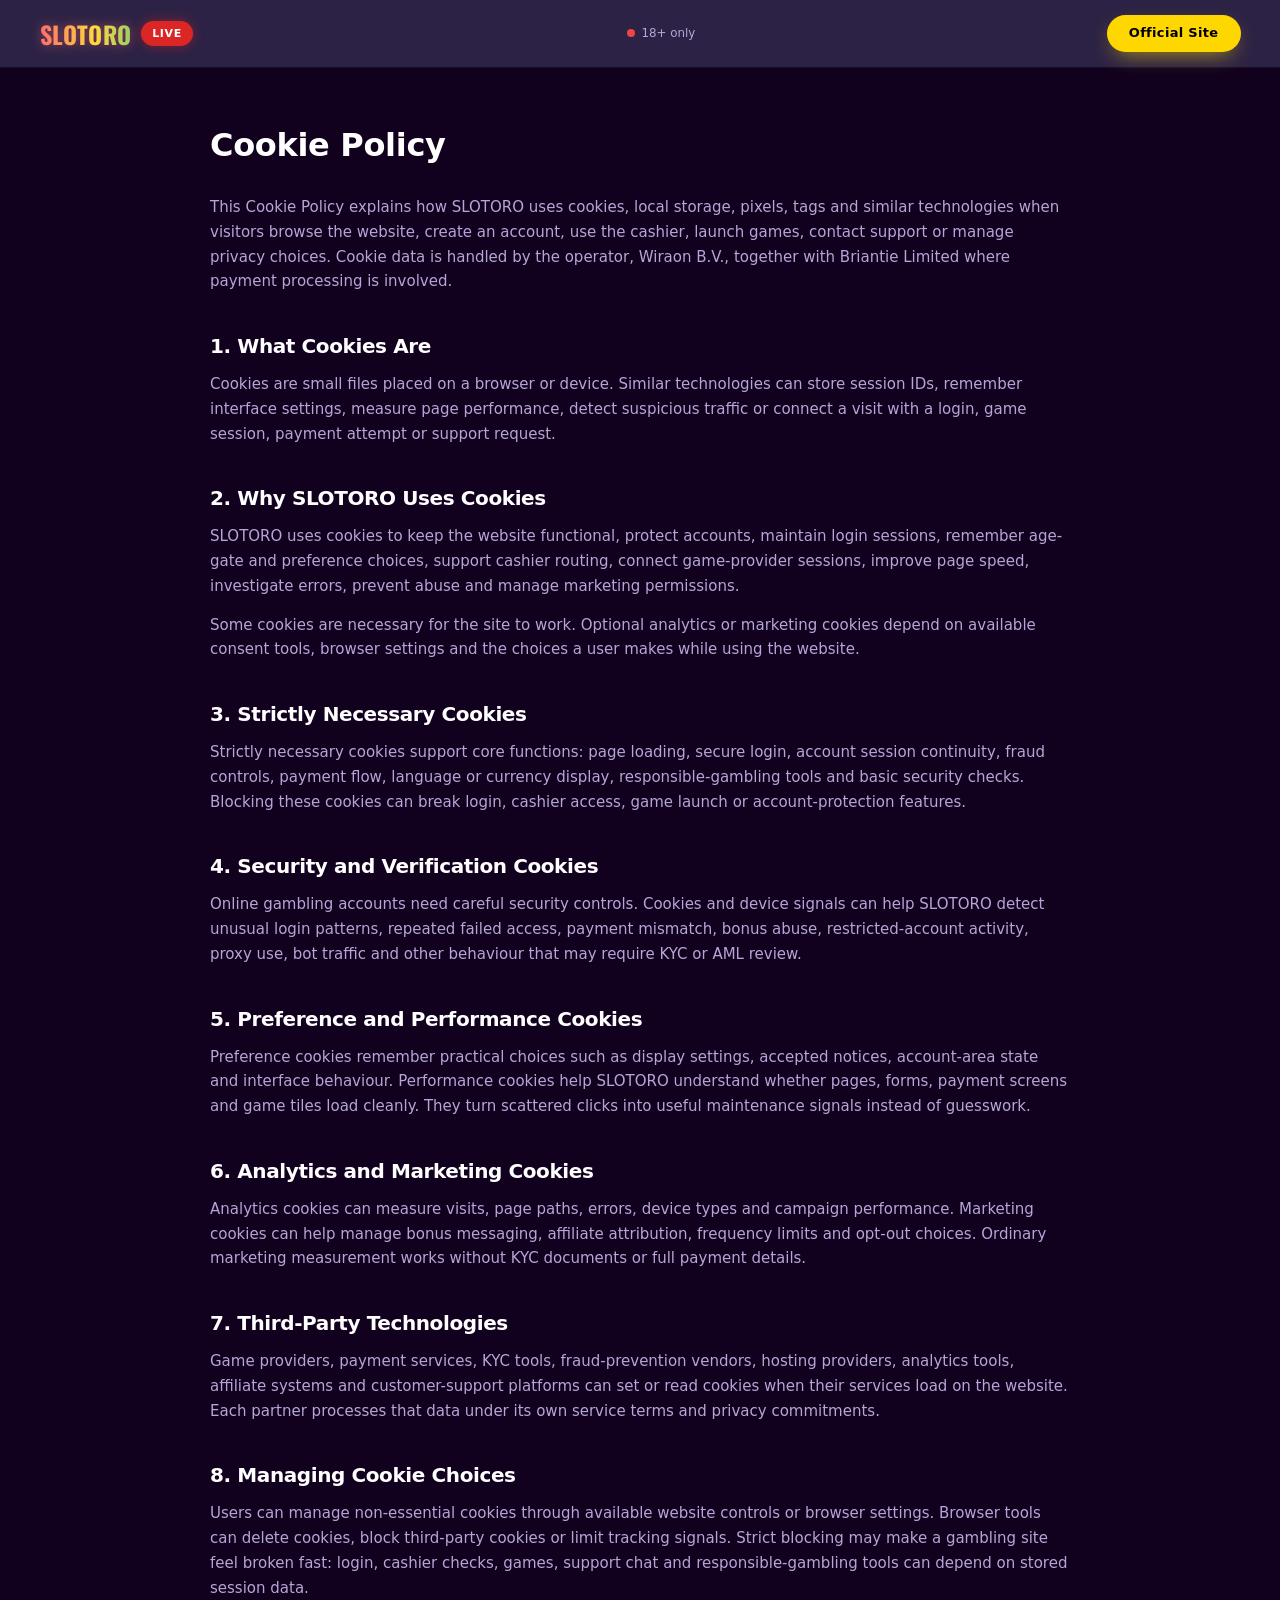
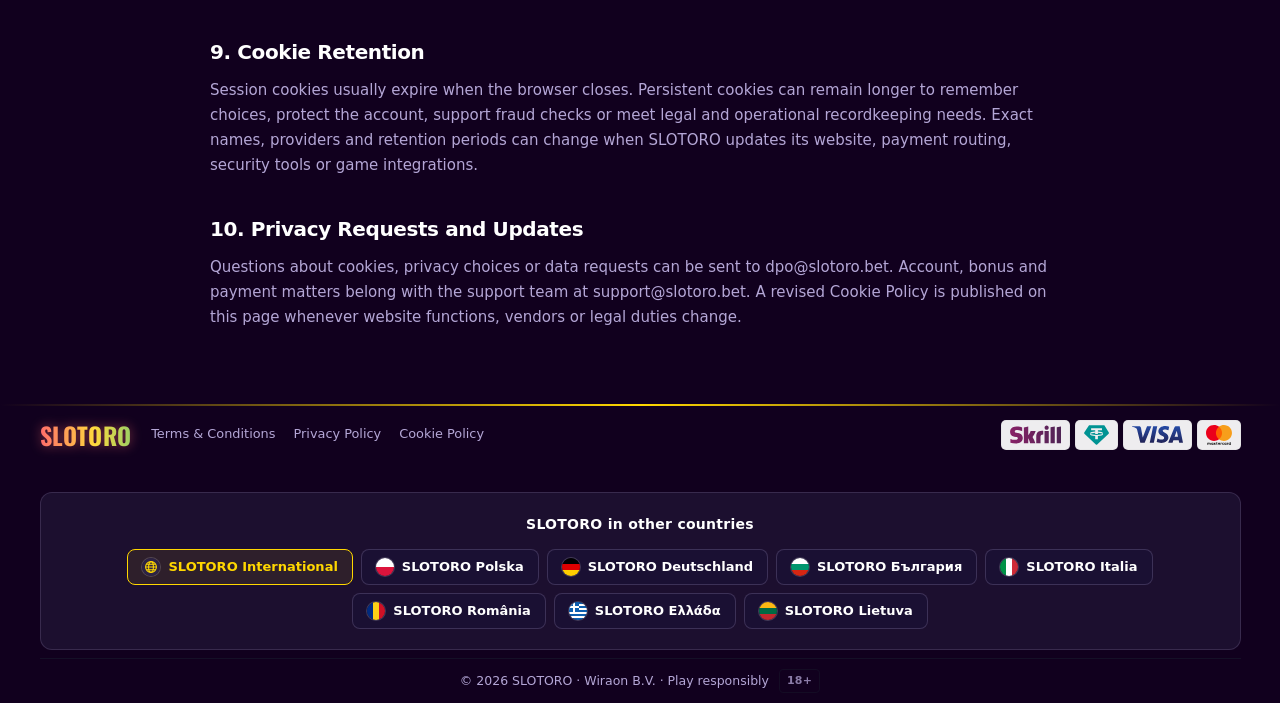
<file: cookie-policy.html>
<!DOCTYPE html>
<html lang="en">
<head>
<meta charset="UTF-8">
<meta name="viewport" content="width=device-width, initial-scale=1.0">
<title>SLOTORO Cookie Policy | Privacy and Cookie Controls</title>
<meta name="description" content="Learn how SLOTORO uses essential, security, preference, analytics and marketing cookies, third-party tags, browser controls and privacy contact options.">
<link rel="stylesheet" href="css/style-220b08.css">
<link rel="stylesheet" href="css/index.css">
<link rel="canonical" href="https://lerixxi.github.io/slotoro-casino/cookie-policy.html">
<!-- GEO-LINKS:hreflang -->
<link rel="alternate" hreflang="en" href="https://lerixxi.github.io/slotoro-casino/cookie-policy.html">
<link rel="alternate" hreflang="pl-PL" href="https://lerixxi.github.io/slotoro-polska/cookie-policy.html">
<link rel="alternate" hreflang="de-DE" href="https://lerixxi.github.io/slotoro-deutschland/cookie-policy.html">
<link rel="alternate" hreflang="bg-BG" href="https://lerixxi.github.io/slotoro-bulgaria/cookie-policy.html">
<link rel="alternate" hreflang="it-IT" href="https://lerixxi.github.io/slotoro-italia/cookie-policy.html">
<link rel="alternate" hreflang="ro-RO" href="https://lerixxi.github.io/slotoro-romania/cookie-policy.html">
<link rel="alternate" hreflang="el-GR" href="https://lerixxi.github.io/slotoro-hellas/cookie-policy.html">
<link rel="alternate" hreflang="lt-LT" href="https://lerixxi.github.io/slotoro-lietuva/cookie-policy.html">
<link rel="alternate" hreflang="x-default" href="https://lerixxi.github.io/slotoro-casino/cookie-policy.html">
<meta property="og:locale" content="en_US">
<meta property="og:locale:alternate" content="pl_PL">
<meta property="og:locale:alternate" content="de_DE">
<meta property="og:locale:alternate" content="bg_BG">
<meta property="og:locale:alternate" content="it_IT">
<meta property="og:locale:alternate" content="ro_RO">
<meta property="og:locale:alternate" content="el_GR">
<meta property="og:locale:alternate" content="lt_LT">
<!-- /GEO-LINKS:hreflang -->
<link rel="icon" type="image/svg+xml" href="favicon.svg">
<meta property="og:type" content="website">
<meta property="og:url" content="https://lerixxi.github.io/slotoro-casino/cookie-policy.html">
<meta property="og:title" content="SLOTORO Cookie Policy | Privacy and Cookie Controls">
<meta property="og:description" content="Learn how SLOTORO uses essential, security, preference, analytics and marketing cookies, third-party tags, browser controls and privacy contact options.">
<meta property="og:image" content="https://lerixxi.github.io/slotoro-casino/img/bonus_banner/5ef8c1b1.webp">
<meta property="og:image:type" content="image/webp">
<meta name="twitter:card" content="summary_large_image">
<meta name="twitter:url" content="https://lerixxi.github.io/slotoro-casino/cookie-policy.html">
<meta name="twitter:title" content="SLOTORO Cookie Policy | Privacy and Cookie Controls">
<meta name="twitter:description" content="Learn how SLOTORO uses essential, security, preference, analytics and marketing cookies, third-party tags, browser controls and privacy contact options.">
<meta name="twitter:image" content="https://lerixxi.github.io/slotoro-casino/img/bonus_banner/5ef8c1b1.webp">
<script type="application/ld+json">
{
  "@context": "https://schema.org",
  "@type": "BreadcrumbList",
  "itemListElement": [
    {
      "@type": "ListItem",
      "position": 1,
      "name": "Home",
      "item": "https://lerixxi.github.io/slotoro-casino/"
    },
    {
      "@type": "ListItem",
      "position": 2,
      "name": "Cookie Policy",
      "item": "https://lerixxi.github.io/slotoro-casino/cookie-policy.html"
    }
  ]
}
</script>
</head>
<body class="qr-nav-hover-4">

<div data-sticky-root class="wl32-sroot qr-sticky-root" data-component="header" data-variant="header_06">
  <header class="qr-header">
    <div class="qr-container">
      <div class="qr-header-inner">

        <div class="wl32-logo-area">
          <a href="./" class="qr-logo">
            <span class="qr-logo-text">SLOTORO</span>
          </a>
          <span class="qr-badge qr-badge-live" data-slot="label">LIVE</span>
        </div>

        <div class="qr-flex qr-items-center qr-gap-3">
          <nav class="qr-nav wl32-nav">
            
          </nav>
          <span class="wl32-player-count">
            <span class="qr-live-dot"></span>
            18+ only
          </span>
        </div>

        <div class="qr-flex qr-items-center qr-gap-2">
          <a href="https://52slotoro10.bet/en/" class="qr-btn qr-btn-primary qr-btn-pill qr-btn-sm wl32-cta-desktop" data-slot="cta[0]">Official Site</a>
          
          
        </div>

      </div>
    </div>
  </header>

  
</div>

<main style="flex:1;padding:60px 24px;background:var(--c-bg, #0d0d12);">
  <div style="max-width:860px;margin:0 auto;">
    <h1 style="margin:0 0 32px;font-size:32px;font-weight:800;color:var(--c-text, #fff);letter-spacing:-0.01em;">Cookie Policy</h1>
    <p style="margin:0 0 14px;font-size:15px;line-height:1.65;color:var(--c-text-muted, #888);">This Cookie Policy explains how SLOTORO uses cookies, local storage, pixels, tags and similar technologies when visitors browse the website, create an account, use the cashier, launch games, contact support or manage privacy choices. Cookie data is handled by the operator, Wiraon B.V., together with Briantie Limited where payment processing is involved.</p>

    <h2 style="margin:40px 0 14px;font-size:20px;font-weight:700;color:var(--c-text, #fff);">1. What Cookies Are</h2>
    <p style="margin:0 0 14px;font-size:15px;line-height:1.65;color:var(--c-text-muted, #888);">Cookies are small files placed on a browser or device. Similar technologies can store session IDs, remember interface settings, measure page performance, detect suspicious traffic or connect a visit with a login, game session, payment attempt or support request.</p>

    <h2 style="margin:40px 0 14px;font-size:20px;font-weight:700;color:var(--c-text, #fff);">2. Why SLOTORO Uses Cookies</h2>
    <p style="margin:0 0 14px;font-size:15px;line-height:1.65;color:var(--c-text-muted, #888);">SLOTORO uses cookies to keep the website functional, protect accounts, maintain login sessions, remember age-gate and preference choices, support cashier routing, connect game-provider sessions, improve page speed, investigate errors, prevent abuse and manage marketing permissions.</p>
    <p style="margin:0 0 14px;font-size:15px;line-height:1.65;color:var(--c-text-muted, #888);">Some cookies are necessary for the site to work. Optional analytics or marketing cookies depend on available consent tools, browser settings and the choices a user makes while using the website.</p>

    <h2 style="margin:40px 0 14px;font-size:20px;font-weight:700;color:var(--c-text, #fff);">3. Strictly Necessary Cookies</h2>
    <p style="margin:0 0 14px;font-size:15px;line-height:1.65;color:var(--c-text-muted, #888);">Strictly necessary cookies support core functions: page loading, secure login, account session continuity, fraud controls, payment flow, language or currency display, responsible-gambling tools and basic security checks. Blocking these cookies can break login, cashier access, game launch or account-protection features.</p>

    <h2 style="margin:40px 0 14px;font-size:20px;font-weight:700;color:var(--c-text, #fff);">4. Security and Verification Cookies</h2>
    <p style="margin:0 0 14px;font-size:15px;line-height:1.65;color:var(--c-text-muted, #888);">Online gambling accounts need careful security controls. Cookies and device signals can help SLOTORO detect unusual login patterns, repeated failed access, payment mismatch, bonus abuse, restricted-account activity, proxy use, bot traffic and other behaviour that may require KYC or AML review.</p>

    <h2 style="margin:40px 0 14px;font-size:20px;font-weight:700;color:var(--c-text, #fff);">5. Preference and Performance Cookies</h2>
    <p style="margin:0 0 14px;font-size:15px;line-height:1.65;color:var(--c-text-muted, #888);">Preference cookies remember practical choices such as display settings, accepted notices, account-area state and interface behaviour. Performance cookies help SLOTORO understand whether pages, forms, payment screens and game tiles load cleanly. They turn scattered clicks into useful maintenance signals instead of guesswork.</p>

    <h2 style="margin:40px 0 14px;font-size:20px;font-weight:700;color:var(--c-text, #fff);">6. Analytics and Marketing Cookies</h2>
    <p style="margin:0 0 14px;font-size:15px;line-height:1.65;color:var(--c-text-muted, #888);">Analytics cookies can measure visits, page paths, errors, device types and campaign performance. Marketing cookies can help manage bonus messaging, affiliate attribution, frequency limits and opt-out choices. Ordinary marketing measurement works without KYC documents or full payment details.</p>

    <h2 style="margin:40px 0 14px;font-size:20px;font-weight:700;color:var(--c-text, #fff);">7. Third-Party Technologies</h2>
    <p style="margin:0 0 14px;font-size:15px;line-height:1.65;color:var(--c-text-muted, #888);">Game providers, payment services, KYC tools, fraud-prevention vendors, hosting providers, analytics tools, affiliate systems and customer-support platforms can set or read cookies when their services load on the website. Each partner processes that data under its own service terms and privacy commitments.</p>

    <h2 style="margin:40px 0 14px;font-size:20px;font-weight:700;color:var(--c-text, #fff);">8. Managing Cookie Choices</h2>
    <p style="margin:0 0 14px;font-size:15px;line-height:1.65;color:var(--c-text-muted, #888);">Users can manage non-essential cookies through available website controls or browser settings. Browser tools can delete cookies, block third-party cookies or limit tracking signals. Strict blocking may make a gambling site feel broken fast: login, cashier checks, games, support chat and responsible-gambling tools can depend on stored session data.</p>

    <h2 style="margin:40px 0 14px;font-size:20px;font-weight:700;color:var(--c-text, #fff);">9. Cookie Retention</h2>
    <p style="margin:0 0 14px;font-size:15px;line-height:1.65;color:var(--c-text-muted, #888);">Session cookies usually expire when the browser closes. Persistent cookies can remain longer to remember choices, protect the account, support fraud checks or meet legal and operational recordkeeping needs. Exact names, providers and retention periods can change when SLOTORO updates its website, payment routing, security tools or game integrations.</p>

    <h2 style="margin:40px 0 14px;font-size:20px;font-weight:700;color:var(--c-text, #fff);">10. Privacy Requests and Updates</h2>
    <p style="margin:0 0 14px;font-size:15px;line-height:1.65;color:var(--c-text-muted, #888);">Questions about cookies, privacy choices or data requests can be sent to dpo@slotoro.bet. Account, bonus and payment matters belong with the support team at support@slotoro.bet. A revised Cookie Policy is published on this page whenever website functions, vendors or legal duties change.</p>
  </div>
</main>

<div class="tu67-root" data-component="footer" data-variant="footer_02">
  <div class="qr-divider-accent"></div>
  <div class="qr-container">
    <div class="tu67-top">
      <a href="./" class="qr-logo">
        <span class="qr-logo-text">SLOTORO</span>
      </a>
      <nav class="tu67-nav">
        <a href="terms.html" class="qr-footer-link">Terms &amp; Conditions</a><a href="privacy.html" class="qr-footer-link">Privacy Policy</a><a href="cookie-policy.html" class="qr-footer-link">Cookie Policy</a>
      </nav>
      <div class="tu67-pay"><img class="qr-pay-logo" src="img/payments/skrill.svg" alt="Skrill e-wallet logo" loading="lazy"><img class="qr-pay-logo" src="img/payments/tether.svg" alt="Tether (USDT) crypto payment logo" loading="lazy"><img class="qr-pay-logo" src="img/payments/visa.svg" alt="Visa card logo" loading="lazy"><img class="qr-pay-logo" src="img/payments/mastercard.svg" alt="Mastercard card logo" loading="lazy"></div>
    </div>
        <nav class="geo-links" data-geo-links aria-label="SLOTORO in other countries">
          <p class="geo-links__title">SLOTORO in other countries</p>
          <ul class="geo-links__list">
            <li><span class="geo-links__item is-current" aria-current="page" lang="en"><svg class="geo-links__flag" viewBox="0 0 30 30" width="18" height="18" aria-hidden="true" focusable="false" preserveAspectRatio="xMidYMid slice"><rect width="30" height="30" fill="#2c2245"/><g fill="none" stroke="#ffd700" stroke-width="1.8"><circle cx="15" cy="15" r="9"/><ellipse cx="15" cy="15" rx="4" ry="9"/><path d="M6 15h18M7.5 10.5h15M7.5 19.5h15"/></g></svg><span>SLOTORO International</span></span></li>
            <li><a class="geo-links__item" href="https://lerixxi.github.io/slotoro-polska/" hreflang="pl-PL" lang="pl-PL"><svg class="geo-links__flag" viewBox="0 0 30 30" width="18" height="18" aria-hidden="true" focusable="false" preserveAspectRatio="xMidYMid slice"><rect x="0" y="0.000" width="30" height="15.050" fill="#ffffff"/><rect x="0" y="15.000" width="30" height="15.050" fill="#dc143c"/></svg><span>SLOTORO Polska</span></a></li>
            <li><a class="geo-links__item" href="https://lerixxi.github.io/slotoro-deutschland/" hreflang="de-DE" lang="de-DE"><svg class="geo-links__flag" viewBox="0 0 30 30" width="18" height="18" aria-hidden="true" focusable="false" preserveAspectRatio="xMidYMid slice"><rect x="0" y="0.000" width="30" height="10.050" fill="#000000"/><rect x="0" y="10.000" width="30" height="10.050" fill="#dd0000"/><rect x="0" y="20.000" width="30" height="10.050" fill="#ffce00"/></svg><span>SLOTORO Deutschland</span></a></li>
            <li><a class="geo-links__item" href="https://lerixxi.github.io/slotoro-bulgaria/" hreflang="bg-BG" lang="bg-BG"><svg class="geo-links__flag" viewBox="0 0 30 30" width="18" height="18" aria-hidden="true" focusable="false" preserveAspectRatio="xMidYMid slice"><rect x="0" y="0.000" width="30" height="10.050" fill="#ffffff"/><rect x="0" y="10.000" width="30" height="10.050" fill="#00966e"/><rect x="0" y="20.000" width="30" height="10.050" fill="#d62612"/></svg><span>SLOTORO България</span></a></li>
            <li><a class="geo-links__item" href="https://lerixxi.github.io/slotoro-italia/" hreflang="it-IT" lang="it-IT"><svg class="geo-links__flag" viewBox="0 0 30 30" width="18" height="18" aria-hidden="true" focusable="false" preserveAspectRatio="xMidYMid slice"><rect x="0.000" y="0" width="10.050" height="30" fill="#009246"/><rect x="10.000" y="0" width="10.050" height="30" fill="#ffffff"/><rect x="20.000" y="0" width="10.050" height="30" fill="#ce2b37"/></svg><span>SLOTORO Italia</span></a></li>
            <li><a class="geo-links__item" href="https://lerixxi.github.io/slotoro-romania/" hreflang="ro-RO" lang="ro-RO"><svg class="geo-links__flag" viewBox="0 0 30 30" width="18" height="18" aria-hidden="true" focusable="false" preserveAspectRatio="xMidYMid slice"><rect x="0.000" y="0" width="10.050" height="30" fill="#002b7f"/><rect x="10.000" y="0" width="10.050" height="30" fill="#fcd116"/><rect x="20.000" y="0" width="10.050" height="30" fill="#ce1126"/></svg><span>SLOTORO România</span></a></li>
            <li><a class="geo-links__item" href="https://lerixxi.github.io/slotoro-hellas/" hreflang="el-GR" lang="el-GR"><svg class="geo-links__flag" viewBox="0 0 30 30" width="18" height="18" aria-hidden="true" focusable="false" preserveAspectRatio="xMidYMid slice"><rect x="0" y="0.000" width="30" height="3.383" fill="#0d5eaf"/><rect x="0" y="3.333" width="30" height="3.383" fill="#fff"/><rect x="0" y="6.667" width="30" height="3.383" fill="#0d5eaf"/><rect x="0" y="10.000" width="30" height="3.383" fill="#fff"/><rect x="0" y="13.333" width="30" height="3.383" fill="#0d5eaf"/><rect x="0" y="16.667" width="30" height="3.383" fill="#fff"/><rect x="0" y="20.000" width="30" height="3.383" fill="#0d5eaf"/><rect x="0" y="23.333" width="30" height="3.383" fill="#fff"/><rect x="0" y="26.667" width="30" height="3.383" fill="#0d5eaf"/><rect width="16.67" height="16.67" fill="#0d5eaf"/><rect x="6.67" width="3.33" height="16.67" fill="#fff"/><rect y="6.67" width="16.67" height="3.33" fill="#fff"/></svg><span>SLOTORO Ελλάδα</span></a></li>
            <li><a class="geo-links__item" href="https://lerixxi.github.io/slotoro-lietuva/" hreflang="lt-LT" lang="lt-LT"><svg class="geo-links__flag" viewBox="0 0 30 30" width="18" height="18" aria-hidden="true" focusable="false" preserveAspectRatio="xMidYMid slice"><rect x="0" y="0.000" width="30" height="10.050" fill="#fdb913"/><rect x="0" y="10.000" width="30" height="10.050" fill="#006a44"/><rect x="0" y="20.000" width="30" height="10.050" fill="#c1272d"/></svg><span>SLOTORO Lietuva</span></a></li>
          </ul>
        </nav>
        <div class="tu67-bottom">
      <span class="tu67-copy">
        &copy; 2026 SLOTORO &middot; Wiraon B.V. &middot; Play responsibly
        <span class="qr-badge-age" data-slot="label">18+</span>
      </span>
    </div>
  </div>
</div>

<script src="js/main-220b08.js"></script>
</body>
</html>
</file>
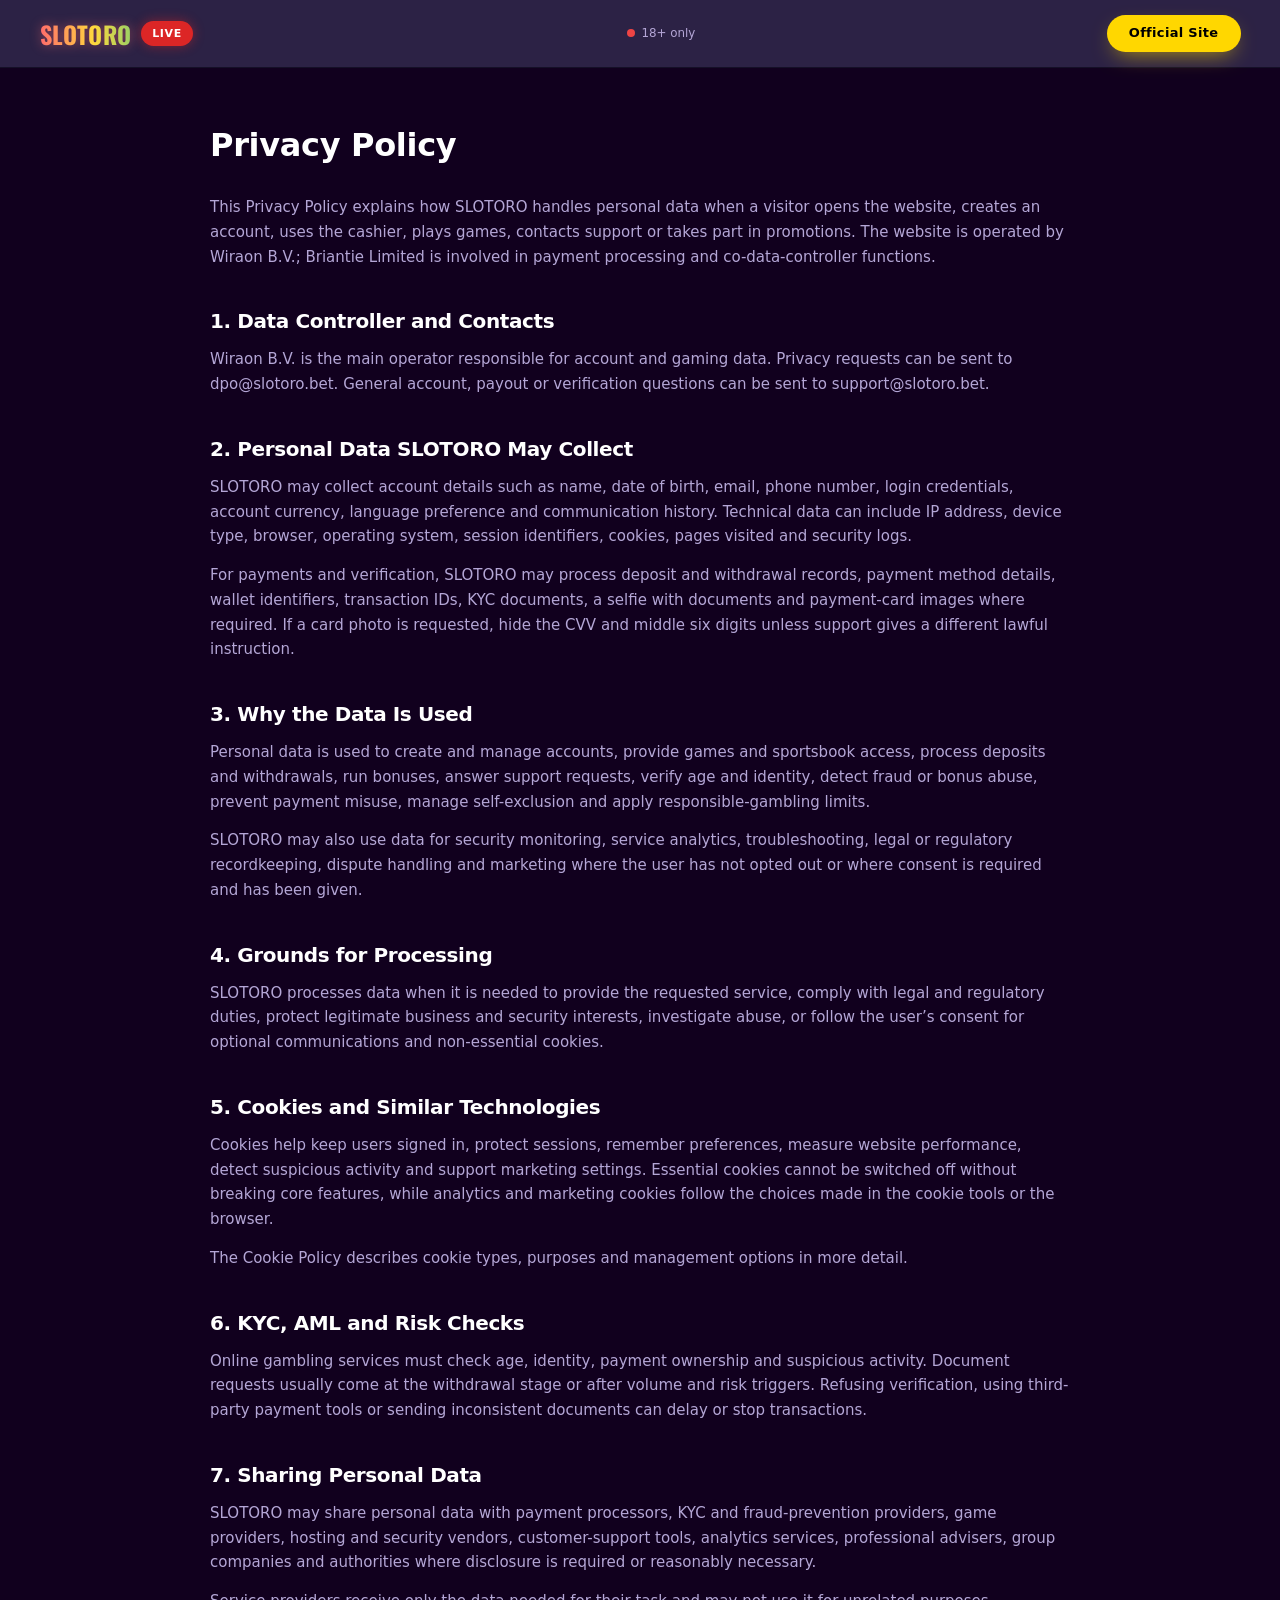
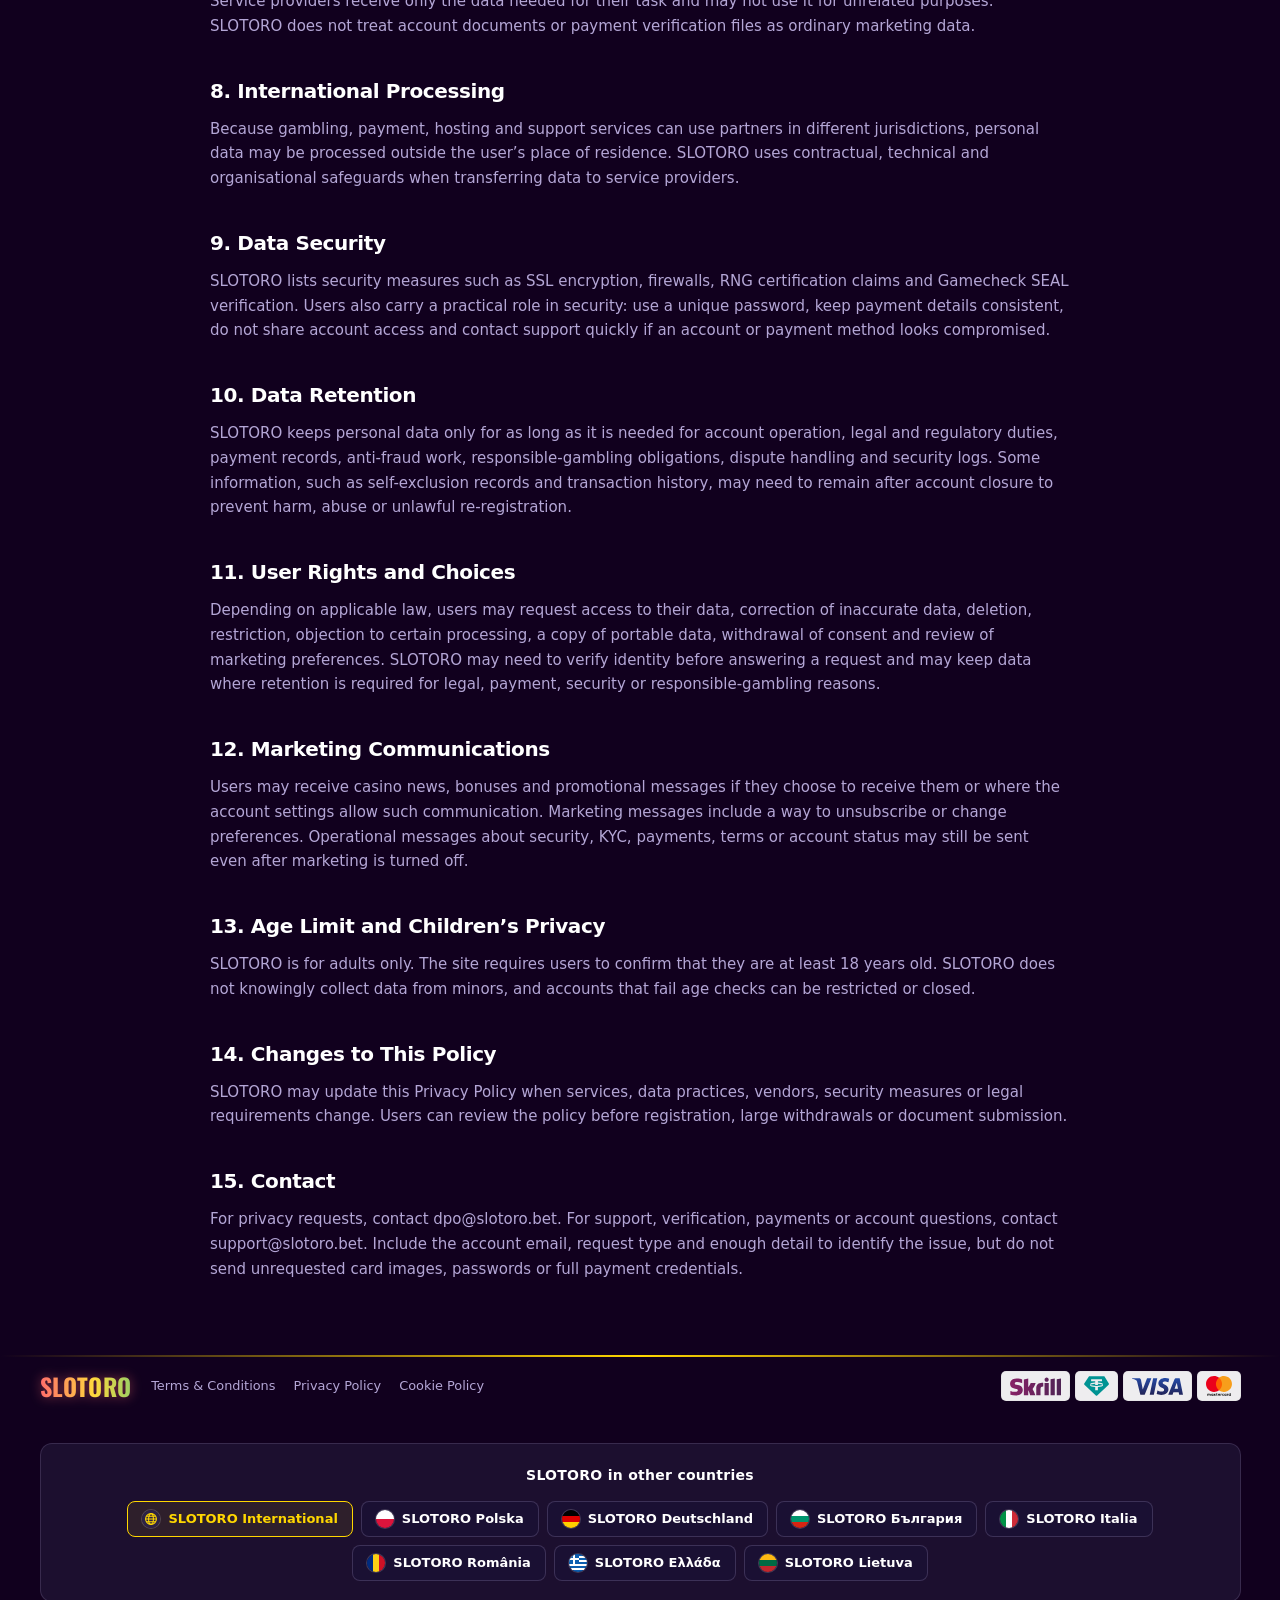
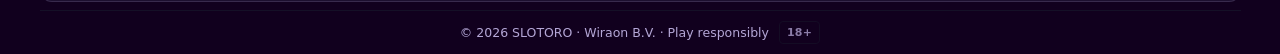
<file: privacy.html>
<!DOCTYPE html>
<html lang="en">
<head>
<meta charset="UTF-8">
<meta name="viewport" content="width=device-width, initial-scale=1.0">
<title>SLOTORO Privacy Policy | Data, Cookies and KYC</title>
<meta name="description" content="Read how SLOTORO handles account data, KYC documents, payments, cookies, marketing choices, security controls, data sharing and privacy requests online.">
<link rel="stylesheet" href="css/style-220b08.css">
<link rel="stylesheet" href="css/index.css">
<link rel="canonical" href="https://lerixxi.github.io/slotoro-casino/privacy.html">
<!-- GEO-LINKS:hreflang -->
<link rel="alternate" hreflang="en" href="https://lerixxi.github.io/slotoro-casino/privacy.html">
<link rel="alternate" hreflang="pl-PL" href="https://lerixxi.github.io/slotoro-polska/privacy.html">
<link rel="alternate" hreflang="de-DE" href="https://lerixxi.github.io/slotoro-deutschland/privacy.html">
<link rel="alternate" hreflang="bg-BG" href="https://lerixxi.github.io/slotoro-bulgaria/privacy.html">
<link rel="alternate" hreflang="it-IT" href="https://lerixxi.github.io/slotoro-italia/privacy.html">
<link rel="alternate" hreflang="ro-RO" href="https://lerixxi.github.io/slotoro-romania/privacy.html">
<link rel="alternate" hreflang="el-GR" href="https://lerixxi.github.io/slotoro-hellas/privacy.html">
<link rel="alternate" hreflang="lt-LT" href="https://lerixxi.github.io/slotoro-lietuva/privacy.html">
<link rel="alternate" hreflang="x-default" href="https://lerixxi.github.io/slotoro-casino/privacy.html">
<meta property="og:locale" content="en_US">
<meta property="og:locale:alternate" content="pl_PL">
<meta property="og:locale:alternate" content="de_DE">
<meta property="og:locale:alternate" content="bg_BG">
<meta property="og:locale:alternate" content="it_IT">
<meta property="og:locale:alternate" content="ro_RO">
<meta property="og:locale:alternate" content="el_GR">
<meta property="og:locale:alternate" content="lt_LT">
<!-- /GEO-LINKS:hreflang -->
<link rel="icon" type="image/svg+xml" href="favicon.svg">
<meta property="og:type" content="website">
<meta property="og:url" content="https://lerixxi.github.io/slotoro-casino/privacy.html">
<meta property="og:title" content="SLOTORO Privacy Policy | Data, Cookies and KYC">
<meta property="og:description" content="Read how SLOTORO handles account data, KYC documents, payments, cookies, marketing choices, security controls, data sharing and privacy requests online.">
<meta property="og:image" content="https://lerixxi.github.io/slotoro-casino/img/bonus_banner/5ef8c1b1.webp">
<meta property="og:image:type" content="image/webp">
<meta name="twitter:card" content="summary_large_image">
<meta name="twitter:url" content="https://lerixxi.github.io/slotoro-casino/privacy.html">
<meta name="twitter:title" content="SLOTORO Privacy Policy | Data, Cookies and KYC">
<meta name="twitter:description" content="Read how SLOTORO handles account data, KYC documents, payments, cookies, marketing choices, security controls, data sharing and privacy requests online.">
<meta name="twitter:image" content="https://lerixxi.github.io/slotoro-casino/img/bonus_banner/5ef8c1b1.webp">
<script type="application/ld+json">
{
  "@context": "https://schema.org",
  "@type": "BreadcrumbList",
  "itemListElement": [
    {
      "@type": "ListItem",
      "position": 1,
      "name": "Home",
      "item": "https://lerixxi.github.io/slotoro-casino/"
    },
    {
      "@type": "ListItem",
      "position": 2,
      "name": "Privacy Policy",
      "item": "https://lerixxi.github.io/slotoro-casino/privacy.html"
    }
  ]
}
</script>
</head>
<body class="qr-nav-hover-4">

<div data-sticky-root class="wl32-sroot qr-sticky-root" data-component="header" data-variant="header_06">
  <header class="qr-header">
    <div class="qr-container">
      <div class="qr-header-inner">

        <div class="wl32-logo-area">
          <a href="./" class="qr-logo">
            <span class="qr-logo-text">SLOTORO</span>
          </a>
          <span class="qr-badge qr-badge-live" data-slot="label">LIVE</span>
        </div>

        <div class="qr-flex qr-items-center qr-gap-3">
          <nav class="qr-nav wl32-nav">
            
          </nav>
          <span class="wl32-player-count">
            <span class="qr-live-dot"></span>
            18+ only
          </span>
        </div>

        <div class="qr-flex qr-items-center qr-gap-2">
          <a href="https://52slotoro10.bet/en/" class="qr-btn qr-btn-primary qr-btn-pill qr-btn-sm wl32-cta-desktop" data-slot="cta[0]">Official Site</a>
          
          
        </div>

      </div>
    </div>
  </header>

  
</div>

<main style="flex:1;padding:60px 24px;background:var(--c-bg, #0d0d12);">
  <div style="max-width:860px;margin:0 auto;">
    <h1 style="margin:0 0 32px;font-size:32px;font-weight:800;color:var(--c-text, #fff);letter-spacing:-0.01em;">Privacy Policy</h1>
    <p style="margin:0 0 14px;font-size:15px;line-height:1.65;color:var(--c-text-muted, #888);">This Privacy Policy explains how SLOTORO handles personal data when a visitor opens the website, creates an account, uses the cashier, plays games, contacts support or takes part in promotions. The website is operated by Wiraon B.V.; Briantie Limited is involved in payment processing and co-data-controller functions.</p>

    <h2 style="margin:40px 0 14px;font-size:20px;font-weight:700;color:var(--c-text, #fff);">1. Data Controller and Contacts</h2>
    <p style="margin:0 0 14px;font-size:15px;line-height:1.65;color:var(--c-text-muted, #888);">Wiraon B.V. is the main operator responsible for account and gaming data. Privacy requests can be sent to dpo@slotoro.bet. General account, payout or verification questions can be sent to support@slotoro.bet.</p>

    <h2 style="margin:40px 0 14px;font-size:20px;font-weight:700;color:var(--c-text, #fff);">2. Personal Data SLOTORO May Collect</h2>
    <p style="margin:0 0 14px;font-size:15px;line-height:1.65;color:var(--c-text-muted, #888);">SLOTORO may collect account details such as name, date of birth, email, phone number, login credentials, account currency, language preference and communication history. Technical data can include IP address, device type, browser, operating system, session identifiers, cookies, pages visited and security logs.</p>
    <p style="margin:0 0 14px;font-size:15px;line-height:1.65;color:var(--c-text-muted, #888);">For payments and verification, SLOTORO may process deposit and withdrawal records, payment method details, wallet identifiers, transaction IDs, KYC documents, a selfie with documents and payment-card images where required. If a card photo is requested, hide the CVV and middle six digits unless support gives a different lawful instruction.</p>

    <h2 style="margin:40px 0 14px;font-size:20px;font-weight:700;color:var(--c-text, #fff);">3. Why the Data Is Used</h2>
    <p style="margin:0 0 14px;font-size:15px;line-height:1.65;color:var(--c-text-muted, #888);">Personal data is used to create and manage accounts, provide games and sportsbook access, process deposits and withdrawals, run bonuses, answer support requests, verify age and identity, detect fraud or bonus abuse, prevent payment misuse, manage self-exclusion and apply responsible-gambling limits.</p>
    <p style="margin:0 0 14px;font-size:15px;line-height:1.65;color:var(--c-text-muted, #888);">SLOTORO may also use data for security monitoring, service analytics, troubleshooting, legal or regulatory recordkeeping, dispute handling and marketing where the user has not opted out or where consent is required and has been given.</p>

    <h2 style="margin:40px 0 14px;font-size:20px;font-weight:700;color:var(--c-text, #fff);">4. Grounds for Processing</h2>
    <p style="margin:0 0 14px;font-size:15px;line-height:1.65;color:var(--c-text-muted, #888);">SLOTORO processes data when it is needed to provide the requested service, comply with legal and regulatory duties, protect legitimate business and security interests, investigate abuse, or follow the user’s consent for optional communications and non-essential cookies.</p>

    <h2 style="margin:40px 0 14px;font-size:20px;font-weight:700;color:var(--c-text, #fff);">5. Cookies and Similar Technologies</h2>
    <p style="margin:0 0 14px;font-size:15px;line-height:1.65;color:var(--c-text-muted, #888);">Cookies help keep users signed in, protect sessions, remember preferences, measure website performance, detect suspicious activity and support marketing settings. Essential cookies cannot be switched off without breaking core features, while analytics and marketing cookies follow the choices made in the cookie tools or the browser.</p>
    <p style="margin:0 0 14px;font-size:15px;line-height:1.65;color:var(--c-text-muted, #888);">The Cookie Policy describes cookie types, purposes and management options in more detail.</p>

    <h2 style="margin:40px 0 14px;font-size:20px;font-weight:700;color:var(--c-text, #fff);">6. KYC, AML and Risk Checks</h2>
    <p style="margin:0 0 14px;font-size:15px;line-height:1.65;color:var(--c-text-muted, #888);">Online gambling services must check age, identity, payment ownership and suspicious activity. Document requests usually come at the withdrawal stage or after volume and risk triggers. Refusing verification, using third-party payment tools or sending inconsistent documents can delay or stop transactions.</p>

    <h2 style="margin:40px 0 14px;font-size:20px;font-weight:700;color:var(--c-text, #fff);">7. Sharing Personal Data</h2>
    <p style="margin:0 0 14px;font-size:15px;line-height:1.65;color:var(--c-text-muted, #888);">SLOTORO may share personal data with payment processors, KYC and fraud-prevention providers, game providers, hosting and security vendors, customer-support tools, analytics services, professional advisers, group companies and authorities where disclosure is required or reasonably necessary.</p>
    <p style="margin:0 0 14px;font-size:15px;line-height:1.65;color:var(--c-text-muted, #888);">Service providers receive only the data needed for their task and may not use it for unrelated purposes. SLOTORO does not treat account documents or payment verification files as ordinary marketing data.</p>

    <h2 style="margin:40px 0 14px;font-size:20px;font-weight:700;color:var(--c-text, #fff);">8. International Processing</h2>
    <p style="margin:0 0 14px;font-size:15px;line-height:1.65;color:var(--c-text-muted, #888);">Because gambling, payment, hosting and support services can use partners in different jurisdictions, personal data may be processed outside the user’s place of residence. SLOTORO uses contractual, technical and organisational safeguards when transferring data to service providers.</p>

    <h2 style="margin:40px 0 14px;font-size:20px;font-weight:700;color:var(--c-text, #fff);">9. Data Security</h2>
    <p style="margin:0 0 14px;font-size:15px;line-height:1.65;color:var(--c-text-muted, #888);">SLOTORO lists security measures such as SSL encryption, firewalls, RNG certification claims and Gamecheck SEAL verification. Users also carry a practical role in security: use a unique password, keep payment details consistent, do not share account access and contact support quickly if an account or payment method looks compromised.</p>

    <h2 style="margin:40px 0 14px;font-size:20px;font-weight:700;color:var(--c-text, #fff);">10. Data Retention</h2>
    <p style="margin:0 0 14px;font-size:15px;line-height:1.65;color:var(--c-text-muted, #888);">SLOTORO keeps personal data only for as long as it is needed for account operation, legal and regulatory duties, payment records, anti-fraud work, responsible-gambling obligations, dispute handling and security logs. Some information, such as self-exclusion records and transaction history, may need to remain after account closure to prevent harm, abuse or unlawful re-registration.</p>

    <h2 style="margin:40px 0 14px;font-size:20px;font-weight:700;color:var(--c-text, #fff);">11. User Rights and Choices</h2>
    <p style="margin:0 0 14px;font-size:15px;line-height:1.65;color:var(--c-text-muted, #888);">Depending on applicable law, users may request access to their data, correction of inaccurate data, deletion, restriction, objection to certain processing, a copy of portable data, withdrawal of consent and review of marketing preferences. SLOTORO may need to verify identity before answering a request and may keep data where retention is required for legal, payment, security or responsible-gambling reasons.</p>

    <h2 style="margin:40px 0 14px;font-size:20px;font-weight:700;color:var(--c-text, #fff);">12. Marketing Communications</h2>
    <p style="margin:0 0 14px;font-size:15px;line-height:1.65;color:var(--c-text-muted, #888);">Users may receive casino news, bonuses and promotional messages if they choose to receive them or where the account settings allow such communication. Marketing messages include a way to unsubscribe or change preferences. Operational messages about security, KYC, payments, terms or account status may still be sent even after marketing is turned off.</p>

    <h2 style="margin:40px 0 14px;font-size:20px;font-weight:700;color:var(--c-text, #fff);">13. Age Limit and Children’s Privacy</h2>
    <p style="margin:0 0 14px;font-size:15px;line-height:1.65;color:var(--c-text-muted, #888);">SLOTORO is for adults only. The site requires users to confirm that they are at least 18 years old. SLOTORO does not knowingly collect data from minors, and accounts that fail age checks can be restricted or closed.</p>

    <h2 style="margin:40px 0 14px;font-size:20px;font-weight:700;color:var(--c-text, #fff);">14. Changes to This Policy</h2>
    <p style="margin:0 0 14px;font-size:15px;line-height:1.65;color:var(--c-text-muted, #888);">SLOTORO may update this Privacy Policy when services, data practices, vendors, security measures or legal requirements change. Users can review the policy before registration, large withdrawals or document submission.</p>

    <h2 style="margin:40px 0 14px;font-size:20px;font-weight:700;color:var(--c-text, #fff);">15. Contact</h2>
    <p style="margin:0 0 14px;font-size:15px;line-height:1.65;color:var(--c-text-muted, #888);">For privacy requests, contact dpo@slotoro.bet. For support, verification, payments or account questions, contact support@slotoro.bet. Include the account email, request type and enough detail to identify the issue, but do not send unrequested card images, passwords or full payment credentials.</p>
  </div>
</main>

<div class="tu67-root" data-component="footer" data-variant="footer_02">
  <div class="qr-divider-accent"></div>
  <div class="qr-container">
    <div class="tu67-top">
      <a href="./" class="qr-logo">
        <span class="qr-logo-text">SLOTORO</span>
      </a>
      <nav class="tu67-nav">
        <a href="terms.html" class="qr-footer-link">Terms &amp; Conditions</a><a href="privacy.html" class="qr-footer-link">Privacy Policy</a><a href="cookie-policy.html" class="qr-footer-link">Cookie Policy</a>
      </nav>
      <div class="tu67-pay"><img class="qr-pay-logo" src="img/payments/skrill.svg" alt="Skrill e-wallet logo" loading="lazy"><img class="qr-pay-logo" src="img/payments/tether.svg" alt="Tether (USDT) crypto payment logo" loading="lazy"><img class="qr-pay-logo" src="img/payments/visa.svg" alt="Visa card logo" loading="lazy"><img class="qr-pay-logo" src="img/payments/mastercard.svg" alt="Mastercard card logo" loading="lazy"></div>
    </div>
        <nav class="geo-links" data-geo-links aria-label="SLOTORO in other countries">
          <p class="geo-links__title">SLOTORO in other countries</p>
          <ul class="geo-links__list">
            <li><span class="geo-links__item is-current" aria-current="page" lang="en"><svg class="geo-links__flag" viewBox="0 0 30 30" width="18" height="18" aria-hidden="true" focusable="false" preserveAspectRatio="xMidYMid slice"><rect width="30" height="30" fill="#2c2245"/><g fill="none" stroke="#ffd700" stroke-width="1.8"><circle cx="15" cy="15" r="9"/><ellipse cx="15" cy="15" rx="4" ry="9"/><path d="M6 15h18M7.5 10.5h15M7.5 19.5h15"/></g></svg><span>SLOTORO International</span></span></li>
            <li><a class="geo-links__item" href="https://lerixxi.github.io/slotoro-polska/" hreflang="pl-PL" lang="pl-PL"><svg class="geo-links__flag" viewBox="0 0 30 30" width="18" height="18" aria-hidden="true" focusable="false" preserveAspectRatio="xMidYMid slice"><rect x="0" y="0.000" width="30" height="15.050" fill="#ffffff"/><rect x="0" y="15.000" width="30" height="15.050" fill="#dc143c"/></svg><span>SLOTORO Polska</span></a></li>
            <li><a class="geo-links__item" href="https://lerixxi.github.io/slotoro-deutschland/" hreflang="de-DE" lang="de-DE"><svg class="geo-links__flag" viewBox="0 0 30 30" width="18" height="18" aria-hidden="true" focusable="false" preserveAspectRatio="xMidYMid slice"><rect x="0" y="0.000" width="30" height="10.050" fill="#000000"/><rect x="0" y="10.000" width="30" height="10.050" fill="#dd0000"/><rect x="0" y="20.000" width="30" height="10.050" fill="#ffce00"/></svg><span>SLOTORO Deutschland</span></a></li>
            <li><a class="geo-links__item" href="https://lerixxi.github.io/slotoro-bulgaria/" hreflang="bg-BG" lang="bg-BG"><svg class="geo-links__flag" viewBox="0 0 30 30" width="18" height="18" aria-hidden="true" focusable="false" preserveAspectRatio="xMidYMid slice"><rect x="0" y="0.000" width="30" height="10.050" fill="#ffffff"/><rect x="0" y="10.000" width="30" height="10.050" fill="#00966e"/><rect x="0" y="20.000" width="30" height="10.050" fill="#d62612"/></svg><span>SLOTORO България</span></a></li>
            <li><a class="geo-links__item" href="https://lerixxi.github.io/slotoro-italia/" hreflang="it-IT" lang="it-IT"><svg class="geo-links__flag" viewBox="0 0 30 30" width="18" height="18" aria-hidden="true" focusable="false" preserveAspectRatio="xMidYMid slice"><rect x="0.000" y="0" width="10.050" height="30" fill="#009246"/><rect x="10.000" y="0" width="10.050" height="30" fill="#ffffff"/><rect x="20.000" y="0" width="10.050" height="30" fill="#ce2b37"/></svg><span>SLOTORO Italia</span></a></li>
            <li><a class="geo-links__item" href="https://lerixxi.github.io/slotoro-romania/" hreflang="ro-RO" lang="ro-RO"><svg class="geo-links__flag" viewBox="0 0 30 30" width="18" height="18" aria-hidden="true" focusable="false" preserveAspectRatio="xMidYMid slice"><rect x="0.000" y="0" width="10.050" height="30" fill="#002b7f"/><rect x="10.000" y="0" width="10.050" height="30" fill="#fcd116"/><rect x="20.000" y="0" width="10.050" height="30" fill="#ce1126"/></svg><span>SLOTORO România</span></a></li>
            <li><a class="geo-links__item" href="https://lerixxi.github.io/slotoro-hellas/" hreflang="el-GR" lang="el-GR"><svg class="geo-links__flag" viewBox="0 0 30 30" width="18" height="18" aria-hidden="true" focusable="false" preserveAspectRatio="xMidYMid slice"><rect x="0" y="0.000" width="30" height="3.383" fill="#0d5eaf"/><rect x="0" y="3.333" width="30" height="3.383" fill="#fff"/><rect x="0" y="6.667" width="30" height="3.383" fill="#0d5eaf"/><rect x="0" y="10.000" width="30" height="3.383" fill="#fff"/><rect x="0" y="13.333" width="30" height="3.383" fill="#0d5eaf"/><rect x="0" y="16.667" width="30" height="3.383" fill="#fff"/><rect x="0" y="20.000" width="30" height="3.383" fill="#0d5eaf"/><rect x="0" y="23.333" width="30" height="3.383" fill="#fff"/><rect x="0" y="26.667" width="30" height="3.383" fill="#0d5eaf"/><rect width="16.67" height="16.67" fill="#0d5eaf"/><rect x="6.67" width="3.33" height="16.67" fill="#fff"/><rect y="6.67" width="16.67" height="3.33" fill="#fff"/></svg><span>SLOTORO Ελλάδα</span></a></li>
            <li><a class="geo-links__item" href="https://lerixxi.github.io/slotoro-lietuva/" hreflang="lt-LT" lang="lt-LT"><svg class="geo-links__flag" viewBox="0 0 30 30" width="18" height="18" aria-hidden="true" focusable="false" preserveAspectRatio="xMidYMid slice"><rect x="0" y="0.000" width="30" height="10.050" fill="#fdb913"/><rect x="0" y="10.000" width="30" height="10.050" fill="#006a44"/><rect x="0" y="20.000" width="30" height="10.050" fill="#c1272d"/></svg><span>SLOTORO Lietuva</span></a></li>
          </ul>
        </nav>
        <div class="tu67-bottom">
      <span class="tu67-copy">
        &copy; 2026 SLOTORO &middot; Wiraon B.V. &middot; Play responsibly
        <span class="qr-badge-age" data-slot="label">18+</span>
      </span>
    </div>
  </div>
</div>

<script src="js/main-220b08.js"></script>
</body>
</html>
</file>
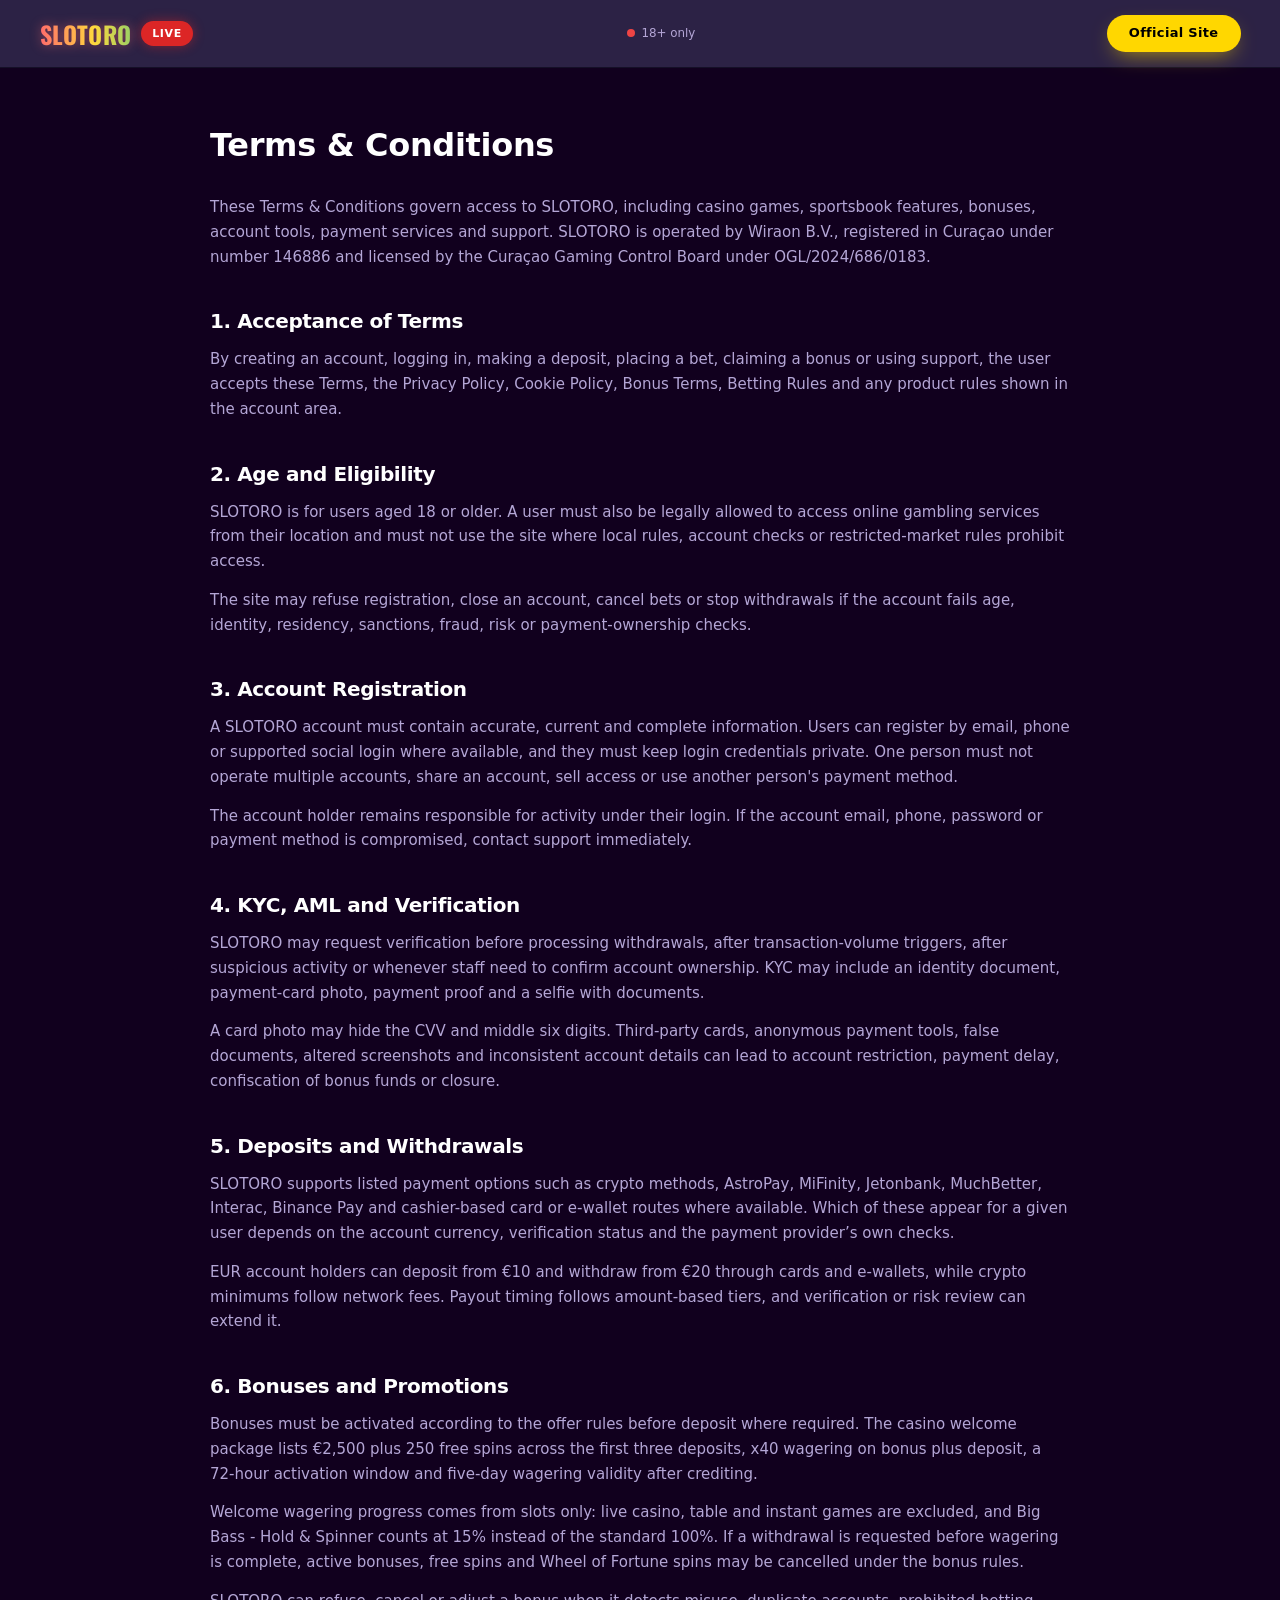
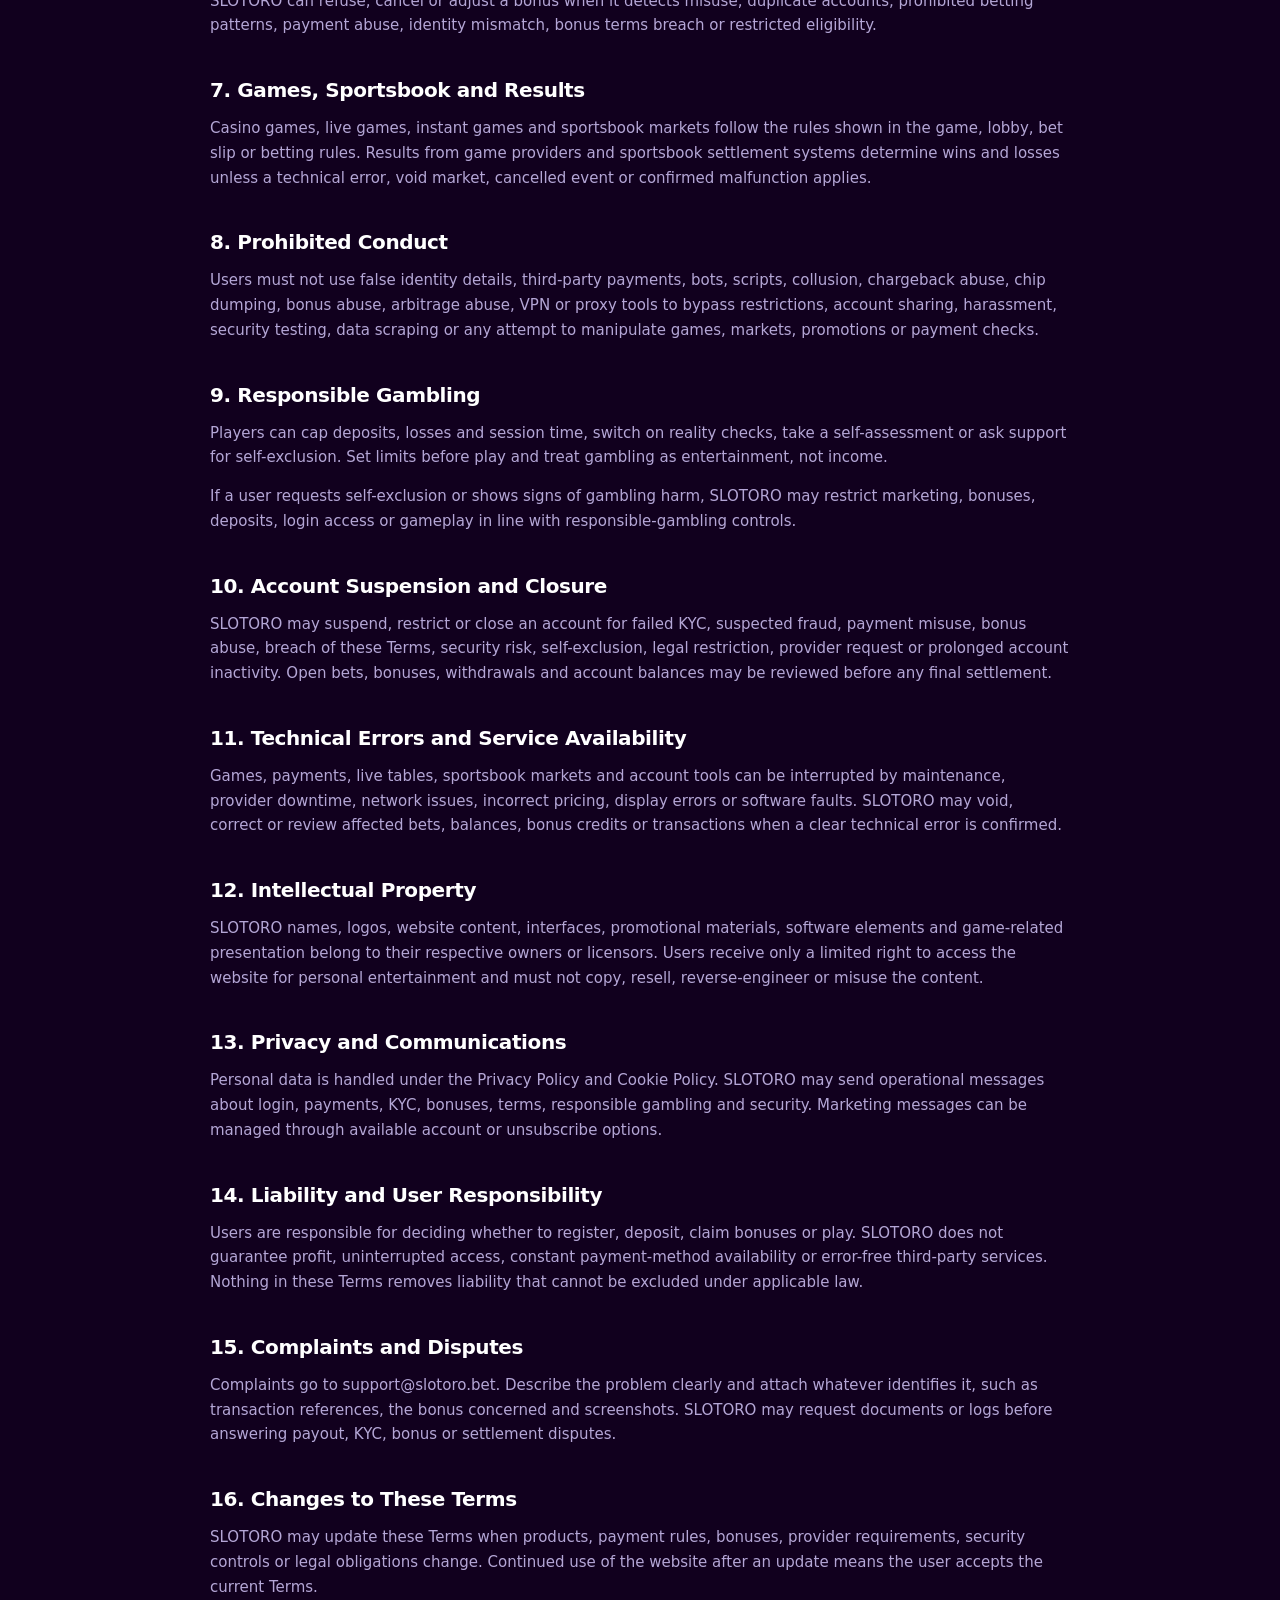
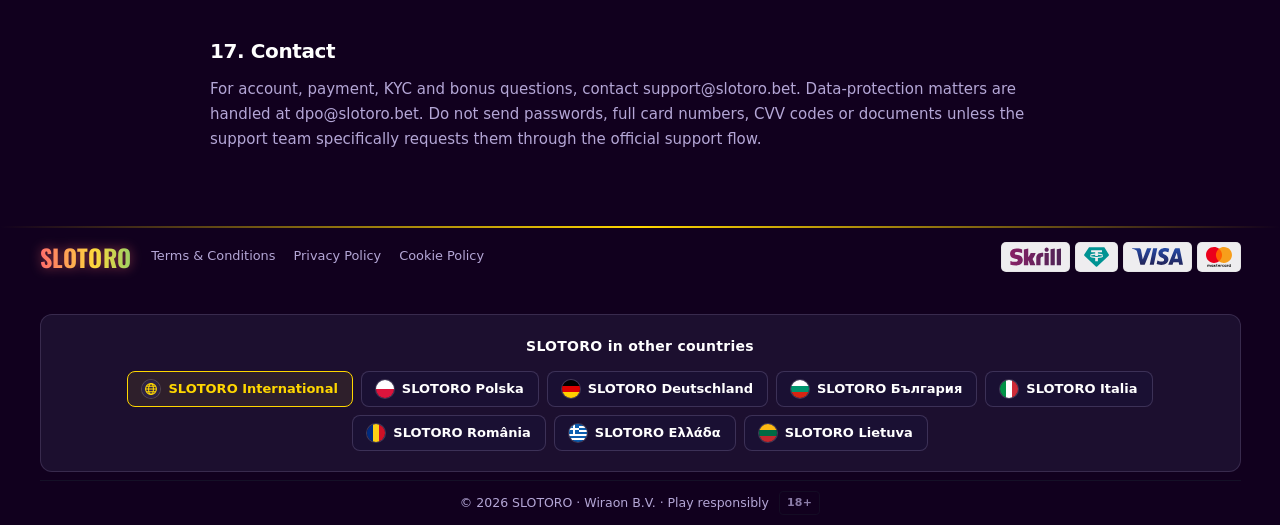
<file: terms.html>
<!DOCTYPE html>
<html lang="en">
<head>
<meta charset="UTF-8">
<meta name="viewport" content="width=device-width, initial-scale=1.0">
<title>SLOTORO Terms &amp; Conditions | Bonus and Account Rules</title>
<meta name="description" content="Read SLOTORO terms for account registration, 18+ play, KYC checks, payments, withdrawals, bonuses, prohibited conduct, responsible gambling and support.">
<link rel="stylesheet" href="css/style-220b08.css">
<link rel="stylesheet" href="css/index.css">
<link rel="canonical" href="https://lerixxi.github.io/slotoro-casino/terms.html">
<!-- GEO-LINKS:hreflang -->
<link rel="alternate" hreflang="en" href="https://lerixxi.github.io/slotoro-casino/terms.html">
<link rel="alternate" hreflang="pl-PL" href="https://lerixxi.github.io/slotoro-polska/terms.html">
<link rel="alternate" hreflang="de-DE" href="https://lerixxi.github.io/slotoro-deutschland/terms.html">
<link rel="alternate" hreflang="bg-BG" href="https://lerixxi.github.io/slotoro-bulgaria/terms.html">
<link rel="alternate" hreflang="it-IT" href="https://lerixxi.github.io/slotoro-italia/terms.html">
<link rel="alternate" hreflang="ro-RO" href="https://lerixxi.github.io/slotoro-romania/terms.html">
<link rel="alternate" hreflang="el-GR" href="https://lerixxi.github.io/slotoro-hellas/terms.html">
<link rel="alternate" hreflang="lt-LT" href="https://lerixxi.github.io/slotoro-lietuva/terms.html">
<link rel="alternate" hreflang="x-default" href="https://lerixxi.github.io/slotoro-casino/terms.html">
<meta property="og:locale" content="en_US">
<meta property="og:locale:alternate" content="pl_PL">
<meta property="og:locale:alternate" content="de_DE">
<meta property="og:locale:alternate" content="bg_BG">
<meta property="og:locale:alternate" content="it_IT">
<meta property="og:locale:alternate" content="ro_RO">
<meta property="og:locale:alternate" content="el_GR">
<meta property="og:locale:alternate" content="lt_LT">
<!-- /GEO-LINKS:hreflang -->
<link rel="icon" type="image/svg+xml" href="favicon.svg">
<meta property="og:type" content="website">
<meta property="og:url" content="https://lerixxi.github.io/slotoro-casino/terms.html">
<meta property="og:title" content="SLOTORO Terms &amp; Conditions | Bonus and Account Rules">
<meta property="og:description" content="Read SLOTORO terms for account registration, 18+ play, KYC checks, payments, withdrawals, bonuses, prohibited conduct, responsible gambling and support.">
<meta property="og:image" content="https://lerixxi.github.io/slotoro-casino/img/bonus_banner/5ef8c1b1.webp">
<meta property="og:image:type" content="image/webp">
<meta name="twitter:card" content="summary_large_image">
<meta name="twitter:url" content="https://lerixxi.github.io/slotoro-casino/terms.html">
<meta name="twitter:title" content="SLOTORO Terms &amp; Conditions | Bonus and Account Rules">
<meta name="twitter:description" content="Read SLOTORO terms for account registration, 18+ play, KYC checks, payments, withdrawals, bonuses, prohibited conduct, responsible gambling and support.">
<meta name="twitter:image" content="https://lerixxi.github.io/slotoro-casino/img/bonus_banner/5ef8c1b1.webp">
<script type="application/ld+json">
{
  "@context": "https://schema.org",
  "@type": "BreadcrumbList",
  "itemListElement": [
    {
      "@type": "ListItem",
      "position": 1,
      "name": "Home",
      "item": "https://lerixxi.github.io/slotoro-casino/"
    },
    {
      "@type": "ListItem",
      "position": 2,
      "name": "Terms & Conditions",
      "item": "https://lerixxi.github.io/slotoro-casino/terms.html"
    }
  ]
}
</script>
</head>
<body class="qr-nav-hover-4">

<div data-sticky-root class="wl32-sroot qr-sticky-root" data-component="header" data-variant="header_06">
  <header class="qr-header">
    <div class="qr-container">
      <div class="qr-header-inner">

        <div class="wl32-logo-area">
          <a href="./" class="qr-logo">
            <span class="qr-logo-text">SLOTORO</span>
          </a>
          <span class="qr-badge qr-badge-live" data-slot="label">LIVE</span>
        </div>

        <div class="qr-flex qr-items-center qr-gap-3">
          <nav class="qr-nav wl32-nav">
            
          </nav>
          <span class="wl32-player-count">
            <span class="qr-live-dot"></span>
            18+ only
          </span>
        </div>

        <div class="qr-flex qr-items-center qr-gap-2">
          <a href="https://52slotoro10.bet/en/" class="qr-btn qr-btn-primary qr-btn-pill qr-btn-sm wl32-cta-desktop" data-slot="cta[0]">Official Site</a>
          
          
        </div>

      </div>
    </div>
  </header>

  
</div>

<main style="flex:1;padding:60px 24px;background:var(--c-bg, #0d0d12);">
  <div style="max-width:860px;margin:0 auto;">
    <h1 style="margin:0 0 32px;font-size:32px;font-weight:800;color:var(--c-text, #fff);letter-spacing:-0.01em;">Terms &amp; Conditions</h1>
    <p style="margin:0 0 14px;font-size:15px;line-height:1.65;color:var(--c-text-muted, #888);">These Terms &amp; Conditions govern access to SLOTORO, including casino games, sportsbook features, bonuses, account tools, payment services and support. SLOTORO is operated by Wiraon B.V., registered in Cura&ccedil;ao under number 146886 and licensed by the Cura&ccedil;ao Gaming Control Board under OGL/2024/686/0183.</p>

    <h2 style="margin:40px 0 14px;font-size:20px;font-weight:700;color:var(--c-text, #fff);">1. Acceptance of Terms</h2>
    <p style="margin:0 0 14px;font-size:15px;line-height:1.65;color:var(--c-text-muted, #888);">By creating an account, logging in, making a deposit, placing a bet, claiming a bonus or using support, the user accepts these Terms, the Privacy Policy, Cookie Policy, Bonus Terms, Betting Rules and any product rules shown in the account area.</p>

    <h2 style="margin:40px 0 14px;font-size:20px;font-weight:700;color:var(--c-text, #fff);">2. Age and Eligibility</h2>
    <p style="margin:0 0 14px;font-size:15px;line-height:1.65;color:var(--c-text-muted, #888);">SLOTORO is for users aged 18 or older. A user must also be legally allowed to access online gambling services from their location and must not use the site where local rules, account checks or restricted-market rules prohibit access.</p>
    <p style="margin:0 0 14px;font-size:15px;line-height:1.65;color:var(--c-text-muted, #888);">The site may refuse registration, close an account, cancel bets or stop withdrawals if the account fails age, identity, residency, sanctions, fraud, risk or payment-ownership checks.</p>

    <h2 style="margin:40px 0 14px;font-size:20px;font-weight:700;color:var(--c-text, #fff);">3. Account Registration</h2>
    <p style="margin:0 0 14px;font-size:15px;line-height:1.65;color:var(--c-text-muted, #888);">A SLOTORO account must contain accurate, current and complete information. Users can register by email, phone or supported social login where available, and they must keep login credentials private. One person must not operate multiple accounts, share an account, sell access or use another person's payment method.</p>
    <p style="margin:0 0 14px;font-size:15px;line-height:1.65;color:var(--c-text-muted, #888);">The account holder remains responsible for activity under their login. If the account email, phone, password or payment method is compromised, contact support immediately.</p>

    <h2 style="margin:40px 0 14px;font-size:20px;font-weight:700;color:var(--c-text, #fff);">4. KYC, AML and Verification</h2>
    <p style="margin:0 0 14px;font-size:15px;line-height:1.65;color:var(--c-text-muted, #888);">SLOTORO may request verification before processing withdrawals, after transaction-volume triggers, after suspicious activity or whenever staff need to confirm account ownership. KYC may include an identity document, payment-card photo, payment proof and a selfie with documents.</p>
    <p style="margin:0 0 14px;font-size:15px;line-height:1.65;color:var(--c-text-muted, #888);">A card photo may hide the CVV and middle six digits. Third-party cards, anonymous payment tools, false documents, altered screenshots and inconsistent account details can lead to account restriction, payment delay, confiscation of bonus funds or closure.</p>

    <h2 style="margin:40px 0 14px;font-size:20px;font-weight:700;color:var(--c-text, #fff);">5. Deposits and Withdrawals</h2>
    <p style="margin:0 0 14px;font-size:15px;line-height:1.65;color:var(--c-text-muted, #888);">SLOTORO supports listed payment options such as crypto methods, AstroPay, MiFinity, Jetonbank, MuchBetter, Interac, Binance Pay and cashier-based card or e-wallet routes where available. Which of these appear for a given user depends on the account currency, verification status and the payment provider’s own checks.</p>
    <p style="margin:0 0 14px;font-size:15px;line-height:1.65;color:var(--c-text-muted, #888);">EUR account holders can deposit from &euro;10 and withdraw from &euro;20 through cards and e-wallets, while crypto minimums follow network fees. Payout timing follows amount-based tiers, and verification or risk review can extend it.</p>

    <h2 style="margin:40px 0 14px;font-size:20px;font-weight:700;color:var(--c-text, #fff);">6. Bonuses and Promotions</h2>
    <p style="margin:0 0 14px;font-size:15px;line-height:1.65;color:var(--c-text-muted, #888);">Bonuses must be activated according to the offer rules before deposit where required. The casino welcome package lists &euro;2,500 plus 250 free spins across the first three deposits, x40 wagering on bonus plus deposit, a 72-hour activation window and five-day wagering validity after crediting.</p>
    <p style="margin:0 0 14px;font-size:15px;line-height:1.65;color:var(--c-text-muted, #888);">Welcome wagering progress comes from slots only: live casino, table and instant games are excluded, and Big Bass - Hold & Spinner counts at 15% instead of the standard 100%. If a withdrawal is requested before wagering is complete, active bonuses, free spins and Wheel of Fortune spins may be cancelled under the bonus rules.</p>
    <p style="margin:0 0 14px;font-size:15px;line-height:1.65;color:var(--c-text-muted, #888);">SLOTORO can refuse, cancel or adjust a bonus when it detects misuse, duplicate accounts, prohibited betting patterns, payment abuse, identity mismatch, bonus terms breach or restricted eligibility.</p>

    <h2 style="margin:40px 0 14px;font-size:20px;font-weight:700;color:var(--c-text, #fff);">7. Games, Sportsbook and Results</h2>
    <p style="margin:0 0 14px;font-size:15px;line-height:1.65;color:var(--c-text-muted, #888);">Casino games, live games, instant games and sportsbook markets follow the rules shown in the game, lobby, bet slip or betting rules. Results from game providers and sportsbook settlement systems determine wins and losses unless a technical error, void market, cancelled event or confirmed malfunction applies.</p>

    <h2 style="margin:40px 0 14px;font-size:20px;font-weight:700;color:var(--c-text, #fff);">8. Prohibited Conduct</h2>
    <p style="margin:0 0 14px;font-size:15px;line-height:1.65;color:var(--c-text-muted, #888);">Users must not use false identity details, third-party payments, bots, scripts, collusion, chargeback abuse, chip dumping, bonus abuse, arbitrage abuse, VPN or proxy tools to bypass restrictions, account sharing, harassment, security testing, data scraping or any attempt to manipulate games, markets, promotions or payment checks.</p>

    <h2 style="margin:40px 0 14px;font-size:20px;font-weight:700;color:var(--c-text, #fff);">9. Responsible Gambling</h2>
    <p style="margin:0 0 14px;font-size:15px;line-height:1.65;color:var(--c-text-muted, #888);">Players can cap deposits, losses and session time, switch on reality checks, take a self-assessment or ask support for self-exclusion. Set limits before play and treat gambling as entertainment, not income.</p>
    <p style="margin:0 0 14px;font-size:15px;line-height:1.65;color:var(--c-text-muted, #888);">If a user requests self-exclusion or shows signs of gambling harm, SLOTORO may restrict marketing, bonuses, deposits, login access or gameplay in line with responsible-gambling controls.</p>

    <h2 style="margin:40px 0 14px;font-size:20px;font-weight:700;color:var(--c-text, #fff);">10. Account Suspension and Closure</h2>
    <p style="margin:0 0 14px;font-size:15px;line-height:1.65;color:var(--c-text-muted, #888);">SLOTORO may suspend, restrict or close an account for failed KYC, suspected fraud, payment misuse, bonus abuse, breach of these Terms, security risk, self-exclusion, legal restriction, provider request or prolonged account inactivity. Open bets, bonuses, withdrawals and account balances may be reviewed before any final settlement.</p>

    <h2 style="margin:40px 0 14px;font-size:20px;font-weight:700;color:var(--c-text, #fff);">11. Technical Errors and Service Availability</h2>
    <p style="margin:0 0 14px;font-size:15px;line-height:1.65;color:var(--c-text-muted, #888);">Games, payments, live tables, sportsbook markets and account tools can be interrupted by maintenance, provider downtime, network issues, incorrect pricing, display errors or software faults. SLOTORO may void, correct or review affected bets, balances, bonus credits or transactions when a clear technical error is confirmed.</p>

    <h2 style="margin:40px 0 14px;font-size:20px;font-weight:700;color:var(--c-text, #fff);">12. Intellectual Property</h2>
    <p style="margin:0 0 14px;font-size:15px;line-height:1.65;color:var(--c-text-muted, #888);">SLOTORO names, logos, website content, interfaces, promotional materials, software elements and game-related presentation belong to their respective owners or licensors. Users receive only a limited right to access the website for personal entertainment and must not copy, resell, reverse-engineer or misuse the content.</p>

    <h2 style="margin:40px 0 14px;font-size:20px;font-weight:700;color:var(--c-text, #fff);">13. Privacy and Communications</h2>
    <p style="margin:0 0 14px;font-size:15px;line-height:1.65;color:var(--c-text-muted, #888);">Personal data is handled under the Privacy Policy and Cookie Policy. SLOTORO may send operational messages about login, payments, KYC, bonuses, terms, responsible gambling and security. Marketing messages can be managed through available account or unsubscribe options.</p>

    <h2 style="margin:40px 0 14px;font-size:20px;font-weight:700;color:var(--c-text, #fff);">14. Liability and User Responsibility</h2>
    <p style="margin:0 0 14px;font-size:15px;line-height:1.65;color:var(--c-text-muted, #888);">Users are responsible for deciding whether to register, deposit, claim bonuses or play. SLOTORO does not guarantee profit, uninterrupted access, constant payment-method availability or error-free third-party services. Nothing in these Terms removes liability that cannot be excluded under applicable law.</p>

    <h2 style="margin:40px 0 14px;font-size:20px;font-weight:700;color:var(--c-text, #fff);">15. Complaints and Disputes</h2>
    <p style="margin:0 0 14px;font-size:15px;line-height:1.65;color:var(--c-text-muted, #888);">Complaints go to support@slotoro.bet. Describe the problem clearly and attach whatever identifies it, such as transaction references, the bonus concerned and screenshots. SLOTORO may request documents or logs before answering payout, KYC, bonus or settlement disputes.</p>

    <h2 style="margin:40px 0 14px;font-size:20px;font-weight:700;color:var(--c-text, #fff);">16. Changes to These Terms</h2>
    <p style="margin:0 0 14px;font-size:15px;line-height:1.65;color:var(--c-text-muted, #888);">SLOTORO may update these Terms when products, payment rules, bonuses, provider requirements, security controls or legal obligations change. Continued use of the website after an update means the user accepts the current Terms.</p>

    <h2 style="margin:40px 0 14px;font-size:20px;font-weight:700;color:var(--c-text, #fff);">17. Contact</h2>
    <p style="margin:0 0 14px;font-size:15px;line-height:1.65;color:var(--c-text-muted, #888);">For account, payment, KYC and bonus questions, contact support@slotoro.bet. Data-protection matters are handled at dpo@slotoro.bet. Do not send passwords, full card numbers, CVV codes or documents unless the support team specifically requests them through the official support flow.</p>
  </div>
</main>

<div class="tu67-root" data-component="footer" data-variant="footer_02">
  <div class="qr-divider-accent"></div>
  <div class="qr-container">
    <div class="tu67-top">
      <a href="./" class="qr-logo">
        <span class="qr-logo-text">SLOTORO</span>
      </a>
      <nav class="tu67-nav">
        <a href="terms.html" class="qr-footer-link">Terms &amp; Conditions</a><a href="privacy.html" class="qr-footer-link">Privacy Policy</a><a href="cookie-policy.html" class="qr-footer-link">Cookie Policy</a>
      </nav>
      <div class="tu67-pay"><img class="qr-pay-logo" src="img/payments/skrill.svg" alt="Skrill e-wallet logo" loading="lazy"><img class="qr-pay-logo" src="img/payments/tether.svg" alt="Tether (USDT) crypto payment logo" loading="lazy"><img class="qr-pay-logo" src="img/payments/visa.svg" alt="Visa card logo" loading="lazy"><img class="qr-pay-logo" src="img/payments/mastercard.svg" alt="Mastercard card logo" loading="lazy"></div>
    </div>
        <nav class="geo-links" data-geo-links aria-label="SLOTORO in other countries">
          <p class="geo-links__title">SLOTORO in other countries</p>
          <ul class="geo-links__list">
            <li><span class="geo-links__item is-current" aria-current="page" lang="en"><svg class="geo-links__flag" viewBox="0 0 30 30" width="18" height="18" aria-hidden="true" focusable="false" preserveAspectRatio="xMidYMid slice"><rect width="30" height="30" fill="#2c2245"/><g fill="none" stroke="#ffd700" stroke-width="1.8"><circle cx="15" cy="15" r="9"/><ellipse cx="15" cy="15" rx="4" ry="9"/><path d="M6 15h18M7.5 10.5h15M7.5 19.5h15"/></g></svg><span>SLOTORO International</span></span></li>
            <li><a class="geo-links__item" href="https://lerixxi.github.io/slotoro-polska/" hreflang="pl-PL" lang="pl-PL"><svg class="geo-links__flag" viewBox="0 0 30 30" width="18" height="18" aria-hidden="true" focusable="false" preserveAspectRatio="xMidYMid slice"><rect x="0" y="0.000" width="30" height="15.050" fill="#ffffff"/><rect x="0" y="15.000" width="30" height="15.050" fill="#dc143c"/></svg><span>SLOTORO Polska</span></a></li>
            <li><a class="geo-links__item" href="https://lerixxi.github.io/slotoro-deutschland/" hreflang="de-DE" lang="de-DE"><svg class="geo-links__flag" viewBox="0 0 30 30" width="18" height="18" aria-hidden="true" focusable="false" preserveAspectRatio="xMidYMid slice"><rect x="0" y="0.000" width="30" height="10.050" fill="#000000"/><rect x="0" y="10.000" width="30" height="10.050" fill="#dd0000"/><rect x="0" y="20.000" width="30" height="10.050" fill="#ffce00"/></svg><span>SLOTORO Deutschland</span></a></li>
            <li><a class="geo-links__item" href="https://lerixxi.github.io/slotoro-bulgaria/" hreflang="bg-BG" lang="bg-BG"><svg class="geo-links__flag" viewBox="0 0 30 30" width="18" height="18" aria-hidden="true" focusable="false" preserveAspectRatio="xMidYMid slice"><rect x="0" y="0.000" width="30" height="10.050" fill="#ffffff"/><rect x="0" y="10.000" width="30" height="10.050" fill="#00966e"/><rect x="0" y="20.000" width="30" height="10.050" fill="#d62612"/></svg><span>SLOTORO България</span></a></li>
            <li><a class="geo-links__item" href="https://lerixxi.github.io/slotoro-italia/" hreflang="it-IT" lang="it-IT"><svg class="geo-links__flag" viewBox="0 0 30 30" width="18" height="18" aria-hidden="true" focusable="false" preserveAspectRatio="xMidYMid slice"><rect x="0.000" y="0" width="10.050" height="30" fill="#009246"/><rect x="10.000" y="0" width="10.050" height="30" fill="#ffffff"/><rect x="20.000" y="0" width="10.050" height="30" fill="#ce2b37"/></svg><span>SLOTORO Italia</span></a></li>
            <li><a class="geo-links__item" href="https://lerixxi.github.io/slotoro-romania/" hreflang="ro-RO" lang="ro-RO"><svg class="geo-links__flag" viewBox="0 0 30 30" width="18" height="18" aria-hidden="true" focusable="false" preserveAspectRatio="xMidYMid slice"><rect x="0.000" y="0" width="10.050" height="30" fill="#002b7f"/><rect x="10.000" y="0" width="10.050" height="30" fill="#fcd116"/><rect x="20.000" y="0" width="10.050" height="30" fill="#ce1126"/></svg><span>SLOTORO România</span></a></li>
            <li><a class="geo-links__item" href="https://lerixxi.github.io/slotoro-hellas/" hreflang="el-GR" lang="el-GR"><svg class="geo-links__flag" viewBox="0 0 30 30" width="18" height="18" aria-hidden="true" focusable="false" preserveAspectRatio="xMidYMid slice"><rect x="0" y="0.000" width="30" height="3.383" fill="#0d5eaf"/><rect x="0" y="3.333" width="30" height="3.383" fill="#fff"/><rect x="0" y="6.667" width="30" height="3.383" fill="#0d5eaf"/><rect x="0" y="10.000" width="30" height="3.383" fill="#fff"/><rect x="0" y="13.333" width="30" height="3.383" fill="#0d5eaf"/><rect x="0" y="16.667" width="30" height="3.383" fill="#fff"/><rect x="0" y="20.000" width="30" height="3.383" fill="#0d5eaf"/><rect x="0" y="23.333" width="30" height="3.383" fill="#fff"/><rect x="0" y="26.667" width="30" height="3.383" fill="#0d5eaf"/><rect width="16.67" height="16.67" fill="#0d5eaf"/><rect x="6.67" width="3.33" height="16.67" fill="#fff"/><rect y="6.67" width="16.67" height="3.33" fill="#fff"/></svg><span>SLOTORO Ελλάδα</span></a></li>
            <li><a class="geo-links__item" href="https://lerixxi.github.io/slotoro-lietuva/" hreflang="lt-LT" lang="lt-LT"><svg class="geo-links__flag" viewBox="0 0 30 30" width="18" height="18" aria-hidden="true" focusable="false" preserveAspectRatio="xMidYMid slice"><rect x="0" y="0.000" width="30" height="10.050" fill="#fdb913"/><rect x="0" y="10.000" width="30" height="10.050" fill="#006a44"/><rect x="0" y="20.000" width="30" height="10.050" fill="#c1272d"/></svg><span>SLOTORO Lietuva</span></a></li>
          </ul>
        </nav>
        <div class="tu67-bottom">
      <span class="tu67-copy">
        &copy; 2026 SLOTORO &middot; Wiraon B.V. &middot; Play responsibly
        <span class="qr-badge-age" data-slot="label">18+</span>
      </span>
    </div>
  </div>
</div>

<script src="js/main-220b08.js"></script>
</body>
</html>
</file>
<file: css/style-220b08.css>
@charset "UTF-8";

/* ── 1. RESET & BASE ─────────────────────────────────────────── */
*, *::before, *::after { box-sizing: border-box; margin: 0; padding: 0; }

html { scroll-behavior: smooth; -webkit-text-size-adjust: 100%; }

body {
  font-family: -apple-system, BlinkMacSystemFont, 'Segoe UI', system-ui, sans-serif;
  background: var(--c-bg);
  color: var(--c-text);
  line-height: 1.6;
  min-height: 100vh;
  -webkit-font-smoothing: antialiased;
  -moz-osx-font-smoothing: grayscale;
}

a { color: inherit; text-decoration: none; transition: color .18s ease; }
button { cursor: pointer; font: inherit; border: none; background: none; }
img, svg, video { display: block; max-width: 100%; }
ul, ol { list-style: none; }
input, textarea, select { font: inherit; }

/* <details>/<summary> — kill every browser's native disclosure
   marker. Component-level FAQ styles already use `display:flex` on
   <summary> which neutralises the marker in Firefox/Chromium, but
   older Chromium builds + Safari still render a tiny dot/triangle
   unless each of these three resets is present. Fixing it framework-
   wide means any future FAQ / "click to expand" component ships
   clean, no per-variant repetition needed. */
summary { list-style: none; }
summary::-webkit-details-marker { display: none; }
summary::marker { display: none; content: ''; }

/* ── 2. CSS TOKENS (framework-level, override with brand vars) ── */
:root {
  --radius-xs:   3px;
  --radius-sm:   6px;
  --radius:      10px;
  --radius-lg:   14px;
  --radius-xl:   20px;
  --radius-full: 10080px;

  --speed-fast:  .15s;
  --speed:       .22s;
  --speed-slow:  .35s;
  --ease:        cubic-bezier(.4, 0, .2, 1);
  --ease-spring: cubic-bezier(.34, 1.56, .64, 1);

  --z-header:   100;
  --z-modal:    200;
  --z-toast:    300;
}

/* ── 3. LAYOUT ─────────────────────────────────────────────────
   ONE source of truth for inner-content width. Components MUST use
   .qr-container for any "centered text/cards/grid" wrapper rather
   than inventing their own max-width. Section backgrounds/colors
   live on the OUTER section — content lives inside the container.
   Mobile padding shrinks automatically below 607px so cards don't
   touch the screen edge. */
.qr-container {
  width: 100%;
  max-width: 1255px;
  margin: 0 auto;
  padding: 0 27px;
}
@media (max-width: 600px) {
  .qr-container { padding: 0 16px; }
}

/* Banner placeholder. In the builder preview no real image is injected
   into <img data-banner-image>, so its empty src renders as the
   broken-image icon. Hiding it lets the card fall back to its
   accent-gradient background. In production the generator fills src
   via _inject_banner_image() and the rule no longer matches. */
img[data-banner-image]:not([src]),
img[data-banner-image][src=""] {
  display: none !important;
}

/* Inline SVG icon baseline. Replaces the per-tag style="display:inline-block;
   vertical-align:-0.152em;flex-shrink:0" that the icon generator used to emit
   on every <svg>. Keeps icons aligned with their adjacent text and prevents
   shrinking inside flex containers. */
.qr-icon-inline {
  display: inline-block;
  vertical-align: -0.153em;
  flex-shrink: 0;
}

/* Sticky-root state classes. Replaces inline `style="position:sticky;..."` that
   the generator used to inject onto every <header data-sticky-root>. The
   class is toggled per-site by the generator based on the sticky_settings
   preference for the chosen header variant. */
.qr-sticky-root { position: sticky; top: 0; z-index: 100; }
.qr-static-root { position: relative; }

/* Section vertical paddings. Use top/bottom-only (NOT shorthand `padding: 64px 0`)
   so when an author accidentally combines qr-section with qr-container on the
   same element, the horizontal padding from qr-container survives. Without
   this rule split, `padding: 63px 0` shorthand resets horizontal padding to 0
   and the section's text becomes flush against the viewport edge on mobile. */
.qr-section        { padding-top: 65px; padding-bottom: 65px; }
.qr-section-sm     { padding-top: 40px; padding-bottom: 39px; }
.qr-section-xs     { padding-top: 23px; padding-bottom: 23px; }
@media (max-width: 600px) {
  .qr-section    { padding-top: 39px; padding-bottom: 39px; }
  .qr-section-sm { padding-top: 28px; padding-bottom: 28px; }
  .qr-section-xs { padding-top: 18px; padding-bottom: 18px; }
}

/* ── 4. GRID SYSTEM ──────────────────────────────────────────── */
.qr-grid   { display: grid; gap: 20px; }
.qr-grid-2 { grid-template-columns: repeat(2, 1fr); }
.qr-grid-3 { grid-template-columns: repeat(3, 1fr); }
.qr-grid-4 { grid-template-columns: repeat(4, 1fr); }
.qr-grid-auto-sm { grid-template-columns: repeat(auto-fill, minmax(158px, 1fr)); }
.qr-grid-auto    { grid-template-columns: repeat(auto-fill, minmax(239px, 1fr)); }
.qr-grid-auto-lg { grid-template-columns: repeat(auto-fill, minmax(318px, 1fr)); }

.qr-flex         { display: flex; }
.qr-flex-col     { flex-direction: column; }
.qr-items-center { align-items: center; }
.qr-justify-between { justify-content: space-between; }
.qr-justify-center  { justify-content: center; }
.qr-gap-1 { gap: 8px; }
.qr-gap-2 { gap: 16px; }
.qr-gap-3 { gap: 23px; }
.qr-gap-4 { gap: 40px; }
.qr-wrap  { flex-wrap: wrap; }

/* ── 5. TYPOGRAPHY — Single source of truth ─────────────────── */
/*
   Unified type scale used across the entire framework.
   Element selectors (h1..h6) get the same defaults so unclassed
   semantic markup also inherits the canonical sizes.
   Component CSS should NEVER override font-size / font-weight /
   letter-spacing on heading classes — use these classes everywhere.
*/

.qr-eyebrow {
  display: inline-block;
  font-size: 12px;
  font-weight: 700;
  line-height: 1.4;
  letter-spacing: .14em;
  text-transform: uppercase;
  color: var(--c-accent);
}

h1, .qr-h1 {
  font-size: clamp(31px, 4.6vw, 48px);
  font-weight: 900;
  line-height: 1.1;
  letter-spacing: -.035em;
  color: var(--c-text);
  margin: 0;
}

h2, .qr-h2 {
  font-size: clamp(22px, 2.8vw, 31px);
  font-weight: 800;
  line-height: 1.2;
  letter-spacing: -.02em;
  color: var(--c-text);
  margin: 0;
}

h3, .qr-h3 {
  font-size: clamp(17px, 1.8vw, 20px);
  font-weight: 700;
  line-height: 1.3;
  letter-spacing: -.01em;
  color: var(--c-text);
  margin: 0;
}

h4, .qr-h4 {
  font-size: 15px;
  font-weight: 700;
  line-height: 1.4;
  letter-spacing: -.005em;
  color: var(--c-text);
  margin: 0;
}

h5, .qr-h5 {
  font-size: 14px;
  font-weight: 700;
  line-height: 1.4;
  color: var(--c-text);
  margin: 0;
}

h6, .qr-h6 {
  font-size: 12px;
  font-weight: 700;
  line-height: 1.4;
  text-transform: uppercase;
  letter-spacing: .08em;
  color: var(--c-text);
  margin: 0;
}

/* Attention-grabbing modifier for CTA / promo headlines (h2 by markup,
   visually larger so call-to-action stays loud). Apply with: class="qr-h-mega" */
.qr-h-mega {
  font-size: clamp(26px, 3.8vw, 42px);
  letter-spacing: -.03em;
  line-height: 1.1;
}

.qr-lead { font-size: 17px; color: var(--c-text-muted); line-height: 1.7; }
.qr-lead-spaced { margin-top: 10px; margin-bottom: 24px; }
.qr-body  { font-size: 15px; color: var(--c-text-muted); line-height: 1.65; }
.qr-small { font-size: 13px; color: var(--c-text-muted); line-height: 1.5; }
.qr-tiny  { font-size: 11px; color: var(--c-text-muted); line-height: 1.45; }

.qr-gradient-text {
  background: linear-gradient(136deg, var(--c-accent) 0%, color-mix(in srgb, var(--c-accent) 60%, var(--c-btn)) 100%);
  -webkit-background-clip: text;
  -webkit-text-fill-color: transparent;
  background-clip: text;
}

.qr-text-accent  { color: var(--c-accent); }
.qr-text-muted   { color: var(--c-text-muted); }
.qr-text-btn     { color: var(--c-btn); }
.qr-text-center  { text-align: center; }
.qr-text-right   { text-align: right; }

/* ── 6. BUTTONS ──────────────────────────────────────────────── */
.qr-btn {
  display: inline-flex;
  align-items: center;
  justify-content: center;
  gap: 8px;
  padding: 13px 31px;
  font-size: 14px;
  font-weight: 700;
  letter-spacing: .025em;
  border-radius: var(--radius);
  border: 2px solid transparent;
  cursor: pointer;
  transition: transform var(--speed) var(--ease),
              box-shadow var(--speed) var(--ease),
              background var(--speed) var(--ease),
              border-color var(--speed) var(--ease),
              color var(--speed) var(--ease);
  white-space: nowrap;
  text-decoration: none;
  position: relative;
  overflow: hidden;
  user-select: none;
}

.qr-btn:active { transform: scale(.97) !important; }

/* Sizes */
.qr-btn-xs  { padding: 6px 14px;  font-size: 12px; }
.qr-btn-sm  { padding: 9px 20px;  font-size: 13px; }
.qr-btn-lg  { padding: 16px 43px; font-size: 16px; }
.qr-btn-xl  { padding: 21px 56px; font-size: 18px; font-weight: 800; }

/* Shapes */
.qr-btn-pill   { border-radius: var(--radius-full); }
.qr-btn-sharp  { border-radius: 0; }
.qr-btn-round  { border-radius: var(--radius-lg); }

/* Primary — uses btn color
   Hover effect unified with bonus_banner / app_banner / how_to / vip / support
   local CTAs: brightness boost + thin accent ring halo + lift glow. */
.qr-btn-primary {
  background: var(--c-btn);
  color: var(--c-btn-text);
  box-shadow: 0 8px 22px -8px color-mix(in srgb, var(--c-btn) 70%, transparent);
  transition: box-shadow .25s ease, filter .18s ease, opacity .2s ease;
}
.qr-btn-primary:hover {
  filter: brightness(1.06);
  box-shadow:
    0 0 0 4px color-mix(in srgb, var(--c-btn) 22%, transparent),
    0 12px 29px -8px color-mix(in srgb, var(--c-btn) 80%, transparent);
}

/* Accent — uses accent color */
.qr-btn-accent {
  background: var(--c-accent);
  color: var(--c-bg);
  font-weight: 800;
  box-shadow: 0 8px 22px -8px color-mix(in srgb, var(--c-accent) 70%, transparent);
  transition: box-shadow .25s ease, filter .18s ease, opacity .2s ease;
}
.qr-btn-accent:hover {
  filter: brightness(1.06);
  box-shadow:
    0 0 0 4px color-mix(in srgb, var(--c-accent) 22%, transparent),
    0 12px 28px -8px color-mix(in srgb, var(--c-accent) 80%, transparent);
}

/* Ghost — subtle border. Hover unified with bonus_banner pattern: ring halo. */
.qr-btn-ghost {
  background: transparent;
  border-color: var(--c-accent);
  color: var(--c-accent);
  transition: box-shadow .25s ease, background .2s ease, filter .18s ease;
}
.qr-btn-ghost:hover {
  background: color-mix(in srgb, var(--c-accent) 12%, transparent);
  border-color: var(--c-accent);
  color: var(--c-accent);
  filter: brightness(1.06);
  box-shadow:
    0 0 0 4px color-mix(in srgb, var(--c-accent) 18%, transparent),
    0 12px 27px -8px color-mix(in srgb, var(--c-accent) 45%, transparent);
}

/* Outline — accent border */
.qr-btn-outline {
  background: transparent;
  border-color: var(--c-accent);
  color: var(--c-accent);
}
.qr-btn-outline:hover {
  background: var(--c-accent);
  color: var(--c-bg);
  box-shadow: 0 0 14px color-mix(in srgb, var(--c-accent) 35%, transparent);
}

/* Surface — subtle bg */
.qr-btn-surface {
  background: var(--c-surface);
  border-color: var(--c-border);
  color: var(--c-text);
}
.qr-btn-surface:hover {
  background: color-mix(in srgb, var(--c-surface) 70%, var(--c-accent));
  border-color: var(--c-accent);
}

/* Danger */
.qr-btn-danger {
  background: #dc2626;
  color: #fff;
  box-shadow: 0 0 10px rgba(220,38,38,0.28);
}
.qr-btn-danger:hover { box-shadow: 0 0 18px rgba(220,38,38,0.429); }

/* Disabled */
.qr-btn:disabled, .qr-btn[disabled] {
  opacity: .45;
  cursor: not-allowed;
  pointer-events: none;
}

/* Full width */
.qr-btn-block { width: 100%; }

/* Icon-only */
.qr-btn-icon { padding: 11px; border-radius: var(--radius); }
.qr-btn-icon.qr-btn-sm { padding: 7px; }

/* ── 7. CARDS ────────────────────────────────────────────────── */
.qr-card {
  background: var(--c-surface);
  border: 1px solid var(--c-border);
  border-radius: var(--radius-lg);
  overflow: hidden;
  transition: border-color var(--speed) var(--ease),
              box-shadow var(--speed) var(--ease),
              transform var(--speed) var(--ease);
}

.qr-card:hover {
  border-color: color-mix(in srgb, var(--c-accent) 50%, transparent);
  box-shadow: 0 8px 32px color-mix(in srgb, var(--c-accent) 10%, transparent),
              0 2px 8px rgba(0,0,0,0.401);
  transform: translateY(-3px);
}

.qr-card-body   { padding: 25px; }
.qr-card-header { padding: 18px 24px; border-bottom: 1px solid var(--c-border); }
.qr-card-footer { padding: 16px 24px; border-top: 1px solid var(--c-border); }

/* Glow variant */
.qr-card-glow {
  box-shadow: 0 0 0 1px var(--c-border),
              0 4px 24px rgba(0,0,0,0.536);
}
.qr-card-glow:hover {
  box-shadow: 0 0 0 1px color-mix(in srgb, var(--c-accent) 70%, transparent),
              0 0 41px color-mix(in srgb, var(--c-accent) 12%, transparent),
              0 8px 40px rgba(0,0,0,0.495);
  transform: translateY(-4px);
}

/* Premium variant */
.qr-card-premium {
  background: linear-gradient(144deg,
    color-mix(in srgb, var(--c-surface) 90%, var(--c-accent)),
    var(--c-surface));
  border-color: color-mix(in srgb, var(--c-accent) 30%, transparent);
}

/* Flat — no hover */
.qr-card-flat { transition: none; }
.qr-card-flat:hover { transform: none; box-shadow: none; }

/* ── 8. BADGES ───────────────────────────────────────────────── */
.qr-badge {
  display: inline-flex;
  align-items: center;
  gap: 5px;
  padding: 4px 11px;
  font-size: 11px;
  font-weight: 700;
  letter-spacing: .06em;
  text-transform: uppercase;
  border-radius: var(--radius-full);
  white-space: nowrap;
}

.qr-badge-accent {
  background: color-mix(in srgb, var(--c-accent) 15%, transparent);
  color: var(--c-accent);
  border: 1px solid color-mix(in srgb, var(--c-accent) 35%, transparent);
}
.qr-badge-live {
  background: #dc2626;
  color: #fff;
  animation: qr-pulse-badge 2.039s ease-in-out infinite;
  box-shadow: 0 0 12px rgba(220,38,38,0.488);
}
.qr-badge-hot {
  background: linear-gradient(133deg, #f97316, #dc2626);
  color: #fff;
  box-shadow: 0 2px 8px rgba(249,115,22,0.426);
}
.qr-badge-new {
  background: linear-gradient(138deg, #16a34a, #15803d);
  color: #fff;
}
.qr-badge-vip {
  background: linear-gradient(138deg, #92400e, #b45309);
  color: #fef3c7;
  border: 1px solid #d97706;
}
.qr-badge-surface {
  background: var(--c-surface);
  color: var(--c-text-muted);
  border: 1px solid var(--c-border);
}
.qr-badge-top {
  background: linear-gradient(132deg, var(--c-btn), color-mix(in srgb, var(--c-btn) 70%, var(--c-accent)));
  color: var(--c-btn-text);
  box-shadow: 0 0 8px color-mix(in srgb, var(--c-btn) 35%, transparent);
}

/* Age/responsibility marker — deliberately low-contrast so it reads as
   a compliance note, not a promo badge. Every footer uses this exact
   class, so "18+" always looks identical across site variants. */
.qr-badge-age {
  display: inline-flex;
  align-items: center;
  padding: 2px 7px;
  font-size: 11px;
  font-weight: 600;
  color: var(--c-text-muted);
  background: transparent;
  border: 1px solid var(--c-border);
  border-radius: 4px;
  letter-spacing: .02em;
  text-transform: none;
  opacity: .75;
  white-space: nowrap;
}

/* Live dot */
.qr-live-dot {
  display: inline-block;
  width: 8px;
  height: 8px;
  border-radius: 50%;
  background: #ef4444;
  animation: qr-pulse-dot 1.555s ease-in-out infinite;
  flex-shrink: 0;
}

/* ── 9. TAGS / PILLS ─────────────────────────────────────────── */
.qr-tag {
  display: inline-flex;
  align-items: center;
  gap: 5px;
  padding: 5px 14px;
  font-size: 12px;
  font-weight: 500;
  background: var(--c-surface);
  border: 1px solid var(--c-border);
  border-radius: var(--radius-full);
  color: var(--c-text-muted);
  white-space: nowrap;
  transition: border-color var(--speed) var(--ease), color var(--speed) var(--ease);
}
.qr-tag:hover, .qr-tag.active {
  border-color: var(--c-accent);
  color: var(--c-accent);
}
.qr-tag.active {
  background: color-mix(in srgb, var(--c-accent) 12%, transparent);
}

/* ── 10. HEADER ──────────────────────────────────────────────── */
.qr-header {
  position: sticky;
  top: 0;
  z-index: var(--z-header);
  background: var(--c-primary);
  border-bottom: 1px solid var(--c-border);
}

/* When toggled non-sticky by builder */
.qr-header[style*="position:relative"] {
  position: relative !important;
}

.qr-header-inner {
  display: flex;
  align-items: center;
  justify-content: space-between;
  height: 67px;
  gap: 20px;
}
.qr-header-inner a[class*="-btn"],
.qr-header-inner a[class*="_btn"],
.qr-header-inner a.qr-btn {
  font-size: 0.812rem !important;
  display: inline-flex;
  align-items: center;
  justify-content: center;
  box-sizing: border-box;
  height: 37px;
}

/* Promo strip above header */
.qr-header-strip {
  background: var(--c-accent);
  color: var(--c-bg);
  height: 38px;
  display: flex;
  align-items: center;
  justify-content: center;
  gap: 20px;
  font-size: 13px;
  font-weight: 600;
  padding: 0 24px;
}

.qr-header-strip a {
  color: inherit;
  opacity: .85;
  text-decoration: underline;
  text-decoration-color: transparent;
  transition: opacity .15s, text-decoration-color .15s;
}
.qr-header-strip a:hover { opacity: 1; text-decoration-color: currentColor; }

/* Logo */
.qr-logo {
  display: flex;
  align-items: center;
  gap: 10px;
  text-decoration: none;
  flex-shrink: 0;
  transition: opacity .15s;
}
a.qr-logo:hover { opacity: .7; }
div.qr-logo { user-select: none; }

.qr-logo-icon {
  width: 34px;
  height: 34px;
  background: var(--c-accent);
  border-radius: var(--radius);
  display: flex;
  align-items: center;
  justify-content: center;
  font-weight: 900;
  font-size: 15px;
  line-height: 1;
  letter-spacing: 0;
  padding-bottom: 1px;
  color: var(--c-bg);
  flex-shrink: 0;
}

.qr-logo-text {
  font-size: 19px;
  font-weight: 900;
  letter-spacing: -.03em;
  color: var(--c-text);
  line-height: 1;
  white-space: nowrap;
}

.qr-logo-png {
  height: 39px;
  width: auto;
  display: block;
  object-fit: contain;
}

/* Nav */
.qr-nav {
  display: flex;
  align-items: center;
  gap: 2px;
  flex: 1;
  justify-content: center;
  overflow: hidden;
  border-radius: var(--radius-sm);
}

.qr-nav-link {
  text-decoration: none;
  white-space: nowrap;
  position: relative;
}
.qr-nav > .qr-nav-link {
  display: flex;
  align-items: center;
  gap: 6px;
  padding: 8px 16px;
  font-size: 14px;
  font-weight: 500;
  color: var(--c-text-muted);
  border-radius: var(--radius-sm);
  transition: color var(--speed) var(--ease),
              background var(--speed) var(--ease);
}

.qr-nav > .qr-nav-link:hover {
  color: var(--c-text);
  background: color-mix(in srgb, var(--c-text) 6%, transparent);
}

.qr-nav > .qr-nav-link.active {
  color: var(--c-accent);
  background: color-mix(in srgb, var(--c-accent) 10%, transparent);
}

/* ── Nav Hover Styles ── */

/* 1. Animated underline — line grows from center */
.qr-nav-hover-1 .qr-nav > .qr-nav-link::after { content:''; position:absolute; bottom:2px; left:50%; width:0; height:2px; background:var(--c-accent); border-radius:2px; transition:width .25s ease, left .25s ease; }
.qr-nav-hover-1 .qr-nav > .qr-nav-link:hover { background:none; color:var(--c-text); }
.qr-nav-hover-1 .qr-nav > .qr-nav-link:hover::after { width:60%; left:20%; }

/* 2. Pill highlight — soft accent pill */
.qr-nav-hover-2 .qr-nav > .qr-nav-link { border-radius:21px; }
.qr-nav-hover-2 .qr-nav > .qr-nav-link:hover { background:color-mix(in srgb, var(--c-accent) 12%, transparent); color:var(--c-accent); }

/* 3. Clean accent text — just color shift */
.qr-nav-hover-3 .qr-nav > .qr-nav-link:hover { background:none; color:var(--c-accent); }

/* 4. Soft bg — subtle background tint */
.qr-nav-hover-4 .qr-nav > .qr-nav-link { border-radius:6px; }
.qr-nav-hover-4 .qr-nav > .qr-nav-link:hover { background:color-mix(in srgb, var(--c-text) 8%, transparent); color:var(--c-text); }

/* 5. Glow — soft text glow on hover */
.qr-nav-hover-5 .qr-nav > .qr-nav-link:hover { background:none; color:var(--c-accent); text-shadow:0 0 10px color-mix(in srgb, var(--c-accent) 40%, transparent); }

/* 6. Full underline — line slides from left */
.qr-nav-hover-6 .qr-nav > .qr-nav-link::after { content:''; position:absolute; bottom:2px; left:0; width:0; height:2px; background:var(--c-accent); transition:width .2s ease; }
.qr-nav-hover-6 .qr-nav > .qr-nav-link:hover { background:none; color:var(--c-text); }
.qr-nav-hover-6 .qr-nav > .qr-nav-link:hover::after { width:100%; }

/* 7. Thin underline — subtle 1px line appears */
.qr-nav-hover-7 .qr-nav > .qr-nav-link::after { content:''; position:absolute; bottom:4px; left:16px; right:16px; height:1px; background:var(--c-accent); opacity:0; transition:opacity .2s; }
.qr-nav-hover-7 .qr-nav > .qr-nav-link:hover { background:none; color:var(--c-accent); }
.qr-nav-hover-7 .qr-nav > .qr-nav-link:hover::after { opacity:1; }

/* 8. Accent pill bg — filled rounded */
.qr-nav-hover-8 .qr-nav > .qr-nav-link { border-radius:6px; }
.qr-nav-hover-8 .qr-nav > .qr-nav-link:hover { background:color-mix(in srgb, var(--c-accent) 15%, transparent); color:var(--c-accent); }

/* 9. Dot — small accent dot below */
.qr-nav-hover-9 .qr-nav > .qr-nav-link::after { content:''; position:absolute; bottom:2px; left:50%; transform:translateX(-50%); width:4px; height:4px; border-radius:50%; background:var(--c-accent); opacity:0; transition:opacity .2s; }
.qr-nav-hover-9 .qr-nav > .qr-nav-link:hover { background:none; color:var(--c-text); }
.qr-nav-hover-9 .qr-nav > .qr-nav-link:hover::after { opacity:1; }

/* 10. Border bottom — clean 2px bottom line */
.qr-nav-hover-10 .qr-nav > .qr-nav-link::after { content:''; position:absolute; bottom:0; left:0; right:0; height:2px; background:var(--c-accent); transform:scaleX(0); transition:transform .2s ease; }
.qr-nav-hover-10 .qr-nav > .qr-nav-link:hover { background:none; color:var(--c-text); }
.qr-nav-hover-10 .qr-nav > .qr-nav-link:hover::after { transform:scaleX(1); }

/* Lang Switcher */
.qr-lang-switch {
  position: relative;
  display: flex;
  align-items: center;
  flex-shrink: 0;
  margin-left: 8px;
}
.qr-lang-current {
  display: flex;
  align-items: center;
  justify-content: center;
  cursor: pointer;
  width: 36px;
  height: 35px;
  border-radius: 50%;
  border: none;
  background: transparent;
  transition: opacity 0.147s;
  padding: 0;
}
.qr-lang-current:hover { opacity: 0.75; }
.qr-lang-current .qr-lang-flag {
  width: 33px;
  height: 32px;
}
.qr-lang-flag {
  width: 22px;
  height: 23px;
  border-radius: 50%;
  display: block;
  object-fit: cover;
  flex-shrink: 0;
  aspect-ratio: 1;
}
.qr-lang-code { text-transform: uppercase; letter-spacing: 0.04em; }
.qr-lang-arrow { font-size: 0.496rem; opacity: 0.5; transition: transform 0.201s; }
.qr-lang-switch:hover .qr-lang-arrow { transform: rotate(183deg); }
.qr-lang-dropdown {
  position: absolute;
  top: 100%;
  right: 0;
  padding-top: 4px;
  min-width: 159px;
  background: var(--c-primary);
  border: 1px solid var(--c-border);
  border-radius: 10px;
  padding: 6px;
  box-shadow: 0 8px 24px rgba(0,0,0,0.35);
  opacity: 0;
  pointer-events: none;
  transition: opacity 0.154s;
  z-index: 200;
}
.qr-lang-switch:hover .qr-lang-dropdown {
  opacity: 1;
  pointer-events: auto;
}
.qr-lang-option {
  display: flex;
  align-items: center;
  gap: 8px;
  padding: 7px 10px;
  border-radius: 6px;
  color: var(--c-text-muted);
  text-decoration: none;
  font-size: 0.792rem;
  font-weight: 500;
  transition: background 0.146s, color 0.147s;
}
.qr-lang-option:hover { background: color-mix(in srgb, var(--c-text) 7%, transparent); color: var(--c-text); }
.qr-lang-option.active { color: var(--c-accent); }

/* Legacy */
.qr-nav-underline .qr-nav-link { border-radius: 0; border-bottom: 2px solid transparent; padding-bottom: 6px; }
.qr-nav-underline .qr-nav-link:hover { background: none; border-bottom-color: var(--c-border); }
.qr-nav-underline .qr-nav-link.active { background: none; border-bottom-color: var(--c-accent); }

/* CTA group */
.qr-header-cta {
  display: flex;
  align-items: center;
  gap: 10px;
  flex-shrink: 0;
}

/* Mobile menu button */
.qr-menu-btn {
  display: none;
  flex-direction: column;
  gap: 5px;
  padding: 8px;
  cursor: pointer;
  border-radius: var(--radius-sm);
  transition: background var(--speed) var(--ease);
}
.qr-menu-btn:hover { background: color-mix(in srgb, var(--c-text) 8%, transparent); }
.qr-menu-btn span {
  display: block;
  width: 22px;
  height: 2px;
  background: var(--c-text);
  border-radius: 2px;
  transition: transform var(--speed) var(--ease), opacity var(--speed) var(--ease);
}
.qr-menu-btn.open span:nth-child(1) { transform: rotate(46deg) translate(5px, 5px); }
.qr-menu-btn.open span:nth-child(2) { opacity: 0; }
.qr-menu-btn.open span:nth-child(3) { transform: rotate(-44deg) translate(5px, -5px); }

/* Mobile drawer */
.qr-mobile-nav {
  display: none;
  flex-direction: column;
  background: var(--c-primary);
  border-top: 1px solid var(--c-border);
  box-shadow: 0 8px 24px rgba(0,0,0,0.184);
}
.qr-mobile-nav.open { display: flex; }

/* ── Mobile header policy (framework override) ───────────────────
   Keep Login / Register / Lang switcher visible on mobile across ALL
   30+ header variants. Components historically hid their `*-desktop`
   action groups behind a hamburger; the framework now wins and forces
   them visible inline so brand-critical actions never require a tap
   to reveal. Buttons shrink to fit narrow viewports.

   Selector permissiveness:
   - `[class*="cta-desktop"]` substring match covers BOTH hyphen- and
     underscore-separated prefixes (`.ja33-cta-desktop` AND `.h18_cta-desktop`).
   - No `.qr-header` ancestor scope: 3 header variants (h11/h14/h21)
     don't use the `qr-header` class. The class names below are
     specific enough that we don't need parent scoping. */
@media (max-width: 768px) {
  body [class*="cta-desktop"],
  body [class*="actions-desktop"],
  body [class*="btns-desktop"],
  body [class*="cta-wrap"],
  body [class*="login-actions"],
  body [class*="strip-actions"] {
    display: flex !important;
    align-items: center;
    gap: 6px !important;
  }
  body [class*="cta-desktop"] .qr-btn,
  body [class*="actions-desktop"] .qr-btn,
  body [class*="btns-desktop"] .qr-btn,
  body [class*="cta-wrap"] .qr-btn,
  body [class*="cta-desktop"] button,
  body [class*="actions-desktop"] button,
  body [class*="btns-desktop"] button,
  body [class*="cta-wrap"] button,
  body [class*="cta-desktop"] a,
  body [class*="actions-desktop"] a,
  body [class*="btns-desktop"] a,
  body [class*="cta-wrap"] a {
    padding: 7px 12px !important;
    font-size: 11px !important;
  }
  /* Lang switcher stays compact on mobile too */
  .qr-lang-switch, .qr-lang-current {
    font-size: 12px !important;
  }
}
.qr-mobile-nav .qr-container { padding-top: 8px; padding-bottom: 8px; }
.qr-mobile-nav .qr-nav { display: flex; flex-direction: column; gap: 2px; }
.qr-mobile-nav .qr-nav-link {
  display: block;
  padding: 11px 14px;
  border-radius: var(--radius-sm);
  font-size: 0.946rem;
  font-weight: 500;
  color: color-mix(in srgb, var(--c-text) 75%, transparent);
  text-decoration: none;
  transition: background 0.152s, color 0.146s;
}
.qr-mobile-nav .qr-nav-link:hover {
  background: color-mix(in srgb, var(--c-text) 7%, transparent);
  color: var(--c-text);
}

/* ── 11. HERO ────────────────────────────────────────────────── */
.qr-hero {
  position: relative;
  overflow: hidden;
  background: linear-gradient(135deg, var(--c-grad-start) 0%, var(--c-grad-end) 100%);
}

.qr-hero-inner {
  position: relative;
  z-index: 1;
  /* Vertical-only padding — using shorthand `padding: 49px 0` would also
     wipe out the horizontal padding (27px / 16px) that .qr-container
     provides on the SAME element, leaving hero text flush against the
     viewport edge on mobile. Set top/bottom explicitly so horizontal
     padding inherited from .qr-container stays intact. */
  padding-top: 49px;
  padding-bottom: 48px;
}

/* Decorative bg mesh */
.qr-hero::before {
  content: '';
  position: absolute;
  inset: 0;
  background:
    radial-gradient(ellipse 60% 50% at 20% 50%, color-mix(in srgb, var(--c-accent) 8%, transparent), transparent),
    radial-gradient(ellipse 40% 40% at 80% 20%, color-mix(in srgb, var(--c-btn) 6%, transparent), transparent);
  pointer-events: none;
}

.qr-hero-split {
  display: grid;
  grid-template-columns: 1fr 1fr;
  align-items: center;
  gap: 47px;
}

.qr-hero-center { text-align: center; max-width: 750px; margin: 0 auto; }

/* ── 12. DIVIDERS ────────────────────────────────────────────── */
.qr-divider     { height: 1px; background: var(--c-border); }
.qr-divider-v   { width: 1px; height: auto; align-self: stretch; background: var(--c-border); flex-shrink: 0; }

.qr-divider-accent {
  height: 2px;
  background: linear-gradient(91deg, transparent, var(--c-accent), transparent);
}

.qr-section-break {
  display: flex;
  align-items: center;
  gap: 16px;
  padding: 12px 0;
}
.qr-section-break::before,
.qr-section-break::after {
  content: '';
  flex: 1;
  height: 1px;
  background: linear-gradient(88deg, transparent, var(--c-border));
}
.qr-section-break::after {
  background: linear-gradient(273deg, transparent, var(--c-border));
}

/* ── 13. SCROLL STRIP (game cards, etc.) ─────────────────────── */
.qr-scroll-strip {
  display: flex;
  gap: 14px;
  overflow-x: auto;
  scroll-snap-type: x mandatory;
  scroll-behavior: smooth;
  -webkit-overflow-scrolling: touch;
  padding: 4px 0 12px;
}

.qr-scroll-strip::-webkit-scrollbar { height: 3px; }
.qr-scroll-strip::-webkit-scrollbar-track { background: var(--c-surface); border-radius: 2px; }
.qr-scroll-strip::-webkit-scrollbar-thumb { background: var(--c-border); border-radius: 2px; }

.qr-scroll-strip > * { scroll-snap-align: start; flex-shrink: 0; }

/* ── 14. GAME CARD ───────────────────────────────────────────── */
.qr-game-card {
  width: 153px;
  background: var(--c-surface);
  border: 1px solid var(--c-border);
  border-radius: var(--radius-lg);
  overflow: hidden;
  transition: border-color var(--speed) var(--ease),
              transform var(--speed) var(--ease),
              box-shadow var(--speed) var(--ease);
  cursor: pointer;
}

.qr-game-card:hover {
  border-color: var(--c-accent);
  transform: translateY(-3px);
  box-shadow: 0 8px 25px color-mix(in srgb, var(--c-accent) 15%, transparent);
}

.qr-game-thumb {
  height: 98px;
  background: linear-gradient(134deg, var(--c-primary), var(--c-secondary));
  display: flex;
  align-items: center;
  justify-content: center;
  font-size: 38px;
  position: relative;
  overflow: hidden;
}

.qr-game-thumb-overlay {
  position: absolute;
  inset: 0;
  background: rgba(0,0,0,0.637);
  display: flex;
  align-items: center;
  justify-content: center;
  opacity: 0;
  transition: opacity var(--speed) var(--ease);
  backdrop-filter: blur(2px);
}

.qr-game-card:hover .qr-game-thumb-overlay { opacity: 1; }

.qr-play-btn {
  width: 41px;
  height: 42px;
  border-radius: 50%;
  background: var(--c-btn);
  display: flex;
  align-items: center;
  justify-content: center;
  color: var(--c-btn-text);
  font-size: 16px;
  box-shadow: 0 4px 16px rgba(0,0,0,0.375);
  transition: transform var(--speed-fast) var(--ease-spring);
}
.qr-play-btn:hover { transform: scale(1.1); }

.qr-game-info { padding: 10px 12px 12px; }

.qr-game-name {
  font-size: 13px;
  font-weight: 600;
  color: var(--c-text);
  white-space: nowrap;
  overflow: hidden;
  text-overflow: ellipsis;
}

.qr-game-provider {
  font-size: 11px;
  color: var(--c-text-muted);
  margin-top: 3px;
}

/* ── 15. PROGRESS BAR ────────────────────────────────────────── */
.qr-progress {
  height: 5px;
  background: color-mix(in srgb, var(--c-border) 80%, transparent);
  border-radius: var(--radius-full);
  overflow: hidden;
}

.qr-progress-fill {
  height: 100%;
  background: linear-gradient(88deg, var(--c-accent), color-mix(in srgb, var(--c-accent) 70%, var(--c-btn)));
  border-radius: var(--radius-full);
  transition: width .8s var(--ease);
}

.qr-progress-thin { height: 3px; }
.qr-progress-thick { height: 8px; }

/* ── 16. STATS ───────────────────────────────────────────────── */
.qr-stat-value {
  font-size: 38px;
  font-weight: 900;
  letter-spacing: -.04em;
  color: var(--c-accent);
  line-height: 1;
}

.qr-stat-label {
  font-size: 12px;
  color: var(--c-text-muted);
  text-transform: uppercase;
  letter-spacing: .1em;
  margin-top: 6px;
}

/* ── 17. COUNTDOWN ───────────────────────────────────────────── */
.qr-countdown {
  display: flex;
  align-items: center;
  gap: 8px;
}

.qr-countdown-box {
  display: flex;
  flex-direction: column;
  align-items: center;
  background: color-mix(in srgb, var(--c-bg) 80%, transparent);
  border: 1px solid var(--c-border);
  border-radius: var(--radius);
  padding: 12px 18px;
  min-width: 66px;
  backdrop-filter: blur(8px);
}

.qr-countdown-num {
  font-size: 31px;
  font-weight: 900;
  letter-spacing: -.04em;
  color: var(--c-accent);
  line-height: 1;
  font-variant-numeric: tabular-nums;
}

.qr-countdown-label {
  font-size: 10px;
  text-transform: uppercase;
  letter-spacing: .12em;
  color: var(--c-text-muted);
  margin-top: 5px;
}

.qr-countdown-sep {
  font-size: 28px;
  font-weight: 900;
  color: var(--c-text-muted);
  margin-top: -10px;
  opacity: .5;
}

/* ── 18. RATING ──────────────────────────────────────────────── */
.qr-stars { color: #f59e0b; font-size: 15px; letter-spacing: 1px; }
.qr-score {
  font-size: 39px;
  font-weight: 900;
  letter-spacing: -.04em;
  color: var(--c-accent);
  line-height: 1;
}
.qr-score-sm { font-size: 24px; }

/* ── 19. PAYMENT PILLS ───────────────────────────────────────── */
.qr-payment-pills {
  display: flex;
  flex-wrap: wrap;
  gap: 8px;
}

.qr-payment-pill {
  padding: 5px 14px;
  background: color-mix(in srgb, var(--c-surface) 80%, transparent);
  border: 1px solid var(--c-border);
  border-radius: var(--radius-full);
  font-size: 12px;
  font-weight: 600;
  color: var(--c-text-muted);
  transition: border-color var(--speed) var(--ease), color var(--speed) var(--ease);
}
.qr-payment-pill:hover { border-color: var(--c-accent); color: var(--c-text); }

/* Payment icon (SVG / PNG) rendered in the footer. Without an explicit
   size, SVGs shipped without intrinsic width/height attributes expand
   to fill the parent — turning a single BTC logo into a full-screen
   takeover. Fixed height + auto width keeps every icon visually
   consistent regardless of their natural dimensions, and the
   surrounding `.qr-payment-pills` flex container handles wrapping.

   White pill background because our colored brand SVGs (Visa blue, MC
   red/yellow, Bitcoin orange, PayPal navy+cyan, etc.) are designed for
   light surfaces — dropping them on a dark casino footer kills the
   contrast. A near-white pill with subtle 92 % opacity lets the dark
   footer tone show through just enough to sit comfortably, without
   washing out the icon's own colours. */
.qr-pay-logo {
  height: 22px;
  width: auto;
  max-width: 55px;
  display: inline-block;
  object-fit: contain;
  padding: 6px 10px;
  background: rgba(255, 255, 255, 0.928);
  border: 1px solid rgba(0, 0, 0, 0.037);
  border-radius: 6px;
  box-sizing: content-box;
  transition: transform var(--speed) var(--ease), box-shadow var(--speed) var(--ease);
}
.qr-pay-logo:hover {
  transform: translateY(-1px);
  box-shadow: 0 4px 12px rgba(0, 0, 0, 0.203);
}

/* ── 20. INPUT ───────────────────────────────────────────────── */
.qr-input {
  width: 100%;
  background: var(--c-surface);
  border: 1px solid var(--c-border);
  border-radius: var(--radius);
  padding: 13px 18px;
  font-size: 14px;
  color: var(--c-text);
  outline: none;
  transition: border-color var(--speed) var(--ease),
              box-shadow var(--speed) var(--ease);
}

.qr-input:focus {
  border-color: var(--c-accent);
  box-shadow: 0 0 0 3px color-mix(in srgb, var(--c-accent) 18%, transparent);
}

.qr-input::placeholder { color: var(--c-text-muted); }

/* Input + button inline */
.qr-input-group {
  display: flex;
  border: 1px solid var(--c-border);
  border-radius: var(--radius);
  overflow: hidden;
  transition: border-color var(--speed) var(--ease);
}
.qr-input-group:focus-within { border-color: var(--c-accent); }
.qr-input-group .qr-input {
  border: none;
  box-shadow: none;
  border-radius: 0;
  flex: 1;
}
.qr-input-group .qr-btn { border-radius: 0; border: none; }

/* ── 21. TABLE ───────────────────────────────────────────────── */
.qr-table {
  width: 100%;
  border-collapse: collapse;
  font-size: 14px;
}

.qr-table th {
  padding: 12px 16px;
  text-align: left;
  font-size: 11px;
  font-weight: 700;
  text-transform: uppercase;
  letter-spacing: .08em;
  color: var(--c-text-muted);
  border-bottom: 1px solid var(--c-border);
}

.qr-table td {
  padding: 14px 16px;
  border-bottom: 1px solid color-mix(in srgb, var(--c-border) 50%, transparent);
  color: var(--c-text);
}

.qr-table tr:hover td { background: color-mix(in srgb, var(--c-surface) 50%, transparent); }
.qr-table tr:last-child td { border-bottom: none; }

/* ── 22. TABS ────────────────────────────────────────────────── */
.qr-tabs {
  display: flex;
  gap: 4px;
  background: var(--c-surface);
  border: 1px solid var(--c-border);
  border-radius: var(--radius-lg);
  padding: 4px;
}

.qr-tab {
  flex: 1;
  padding: 9px 18px;
  font-size: 13px;
  font-weight: 600;
  color: var(--c-text-muted);
  border-radius: var(--radius);
  cursor: pointer;
  transition: all var(--speed) var(--ease);
  text-align: center;
  border: 1px solid transparent;
}

.qr-tab:hover { color: var(--c-text); background: color-mix(in srgb, var(--c-text) 6%, transparent); }

.qr-tab.active {
  background: var(--c-accent);
  color: var(--c-bg);
  font-weight: 700;
  box-shadow: 0 2px 8px color-mix(in srgb, var(--c-accent) 40%, transparent);
}

/* Simple underline tabs */
.qr-tabs-underline {
  display: flex;
  gap: 0;
  border-bottom: 1px solid var(--c-border);
  padding: 0;
  background: none;
  border-radius: 0;
}

.qr-tabs-underline .qr-tab {
  background: none;
  border: none;
  border-bottom: 2px solid transparent;
  border-radius: 0;
  padding: 10px 21px;
  margin-bottom: -1px;
}

.qr-tabs-underline .qr-tab.active {
  background: none;
  color: var(--c-accent);
  border-bottom-color: var(--c-accent);
  box-shadow: none;
}

/* ── 23. SLIDER ──────────────────────────────────────────────── */
.qr-slider {
  position: relative;
  overflow: hidden;
  border-radius: var(--radius-lg);
}

.qr-slider-track {
  display: flex;
  transition: transform .5s var(--ease);
  will-change: transform;
}

.qr-slide {
  min-width: 100%;
}

.qr-slider-controls {
  display: flex;
  align-items: center;
  justify-content: space-between;
  position: absolute;
  inset: 0;
  pointer-events: none;
  padding: 0 12px;
}

.qr-slider-btn {
  width: 42px;
  height: 43px;
  border-radius: 50%;
  background: color-mix(in srgb, var(--c-bg) 80%, transparent);
  border: 1px solid var(--c-border);
  color: var(--c-text);
  display: flex;
  align-items: center;
  justify-content: center;
  cursor: pointer;
  pointer-events: all;
  transition: background var(--speed) var(--ease), transform var(--speed-fast) var(--ease);
  backdrop-filter: blur(8px);
  font-size: 18px;
}
.qr-slider-btn:hover { background: var(--c-accent); color: var(--c-bg); transform: scale(1.05); }
.qr-slider-btn:disabled { opacity: .3; cursor: not-allowed; }

.qr-slider-dots {
  display: flex;
  justify-content: center;
  gap: 8px;
  margin-top: 16px;
}

.qr-dot {
  width: 8px;
  height: 8px;
  border-radius: 50%;
  background: var(--c-border);
  cursor: pointer;
  transition: background var(--speed) var(--ease),
              width var(--speed) var(--ease);
  border: none;
}
.qr-dot.active { width: 24px; border-radius: 4px; background: var(--c-accent); }

/* ── 24. FOOTER ──────────────────────────────────────────────── */
.qr-footer {
  background: var(--c-primary);
  border-top: 1px solid var(--c-border);
  padding: 48px 0 28px;
}

.qr-footer-grid {
  display: grid;
  grid-template-columns: 1.5fr 1fr 1fr 1fr;
  gap: 40px;
  padding-bottom: 36px;
  border-bottom: 1px solid var(--c-border);
}

.qr-footer-brand p {
  font-size: 14px;
  color: var(--c-text-muted);
  line-height: 1.7;
  margin-top: 14px;
  max-width: 279px;
}

.qr-footer-col h4 {
  font-size: 12px;
  font-weight: 700;
  text-transform: uppercase;
  letter-spacing: .1em;
  color: var(--c-text-muted);
  margin-bottom: 16px;
}

.qr-footer-links { display: flex; flex-direction: column; gap: 10px; }
.qr-footer-link {
  font-size: 14px;
  color: var(--c-text-muted);
  transition: color var(--speed) var(--ease);
}
.qr-footer-link:hover { color: var(--c-accent); }

.qr-footer-bottom {
  display: flex;
  align-items: center;
  justify-content: space-between;
  gap: 20px;
  flex-wrap: wrap;
  padding-top: 23px;
}

.qr-footer-legal {
  font-size: 12px;
  color: color-mix(in srgb, var(--c-text-muted) 60%, transparent);
  line-height: 1.7;
  max-width: 813px;
}

/* ── 25. UTILITY HELPERS ─────────────────────────────────────── */
.qr-hidden       { display: none !important; }
.qr-sr-only      { position: absolute; width: 1px; height: 1px; overflow: hidden; clip: rect(0,0,0,0); }

.qr-mt-1 { margin-top: 8px; }
.qr-mt-2 { margin-top: 16px; }
.qr-mt-3 { margin-top: 28px; }
.qr-mt-4 { margin-top: 49px; }
.qr-mb-1 { margin-bottom: 8px; }
.qr-mb-2 { margin-bottom: 16px; }
.qr-mb-3 { margin-bottom: 28px; }

/* ── 26. SCROLL-TRIGGERED ANIMATIONS ────────────────────────── */
[data-animate] {
  opacity: 0;
  transform: translateY(20px);
  transition: opacity .55s var(--ease), transform .55s var(--ease);
}

[data-animate].qr-visible {
  opacity: 1;
  transform: none;
}

[data-animate="fade"] { transform: none; }
[data-animate="left"]  { transform: translateX(-24px); }
[data-animate="right"] { transform: translateX(24px); }
[data-animate="scale"] { transform: scale(.92); }

/* Delay helpers */
[data-delay="1"] { transition-delay: .1s; }
[data-delay="2"] { transition-delay: .2s; }
[data-delay="3"] { transition-delay: .3s; }
[data-delay="4"] { transition-delay: .4s; }

/* ── 27. KEYFRAME ANIMATIONS ─────────────────────────────────── */
@keyframes qr-pulse-badge {
  0%, 100% { box-shadow: 0 0 8px rgba(220,38,38,0.464); }
  50%       { box-shadow: 0 0 20px rgba(220,38,38,0.807); }
}

@keyframes qr-pulse-dot {
  0%, 100% { transform: scale(1); opacity: 1; }
  50%       { transform: scale(1.5); opacity: .6; }
}

@keyframes qr-glow {
  0%, 100% { box-shadow: 0 0 12px color-mix(in srgb, var(--c-accent) 25%, transparent); }
  50%       { box-shadow: 0 0 31px color-mix(in srgb, var(--c-accent) 55%, transparent); }
}

@keyframes qr-float {
  0%, 100% { transform: translateY(0); }
  50%       { transform: translateY(-8px); }
}

@keyframes qr-shimmer {
  0%   { background-position: -200% 0; }
  100% { background-position:  200% 0; }
}

@keyframes qr-spin {
  to { transform: rotate(352deg); }
}

@keyframes qr-marquee {
  0%   { transform: translateX(0); }
  100% { transform: translateX(-50%); }
}

@keyframes qr-count {
  from { opacity: 0; transform: scale(.7); }
  to   { opacity: 1; transform: scale(1); }
}

.qr-animate-glow   { animation: qr-glow   1.955s ease-in-out infinite; }
.qr-animate-float  { animation: qr-float  3.06s ease-in-out infinite; }
.qr-animate-spin   { animation: qr-spin   7.948s linear infinite; }
.qr-animate-marquee { animation: qr-marquee 20.172s linear infinite; }

/* Skeleton loader */
.qr-skeleton {
  background: linear-gradient(90deg,
    var(--c-surface) 25%,
    color-mix(in srgb, var(--c-surface) 60%, var(--c-border)) 50%,
    var(--c-surface) 75%);
  background-size: 200% 100%;
  animation: qr-shimmer 1.473s infinite;
  border-radius: var(--radius);
}

/* ── 28. SPECIAL EFFECTS ─────────────────────────────────────── */

/* Glass card */
.qr-glass {
  background: color-mix(in srgb, var(--c-surface) 60%, transparent);
  border: 1px solid color-mix(in srgb, var(--c-text) 12%, transparent);
  backdrop-filter: blur(16px);
  -webkit-backdrop-filter: blur(16px);
}

/* Neon glow border */
.qr-neon {
  border-color: var(--c-accent) !important;
  box-shadow: 0 0 10px color-mix(in srgb, var(--c-accent) 40%, transparent),
              0 0 39px color-mix(in srgb, var(--c-accent) 15%, transparent),
              inset 0 0 21px color-mix(in srgb, var(--c-accent) 5%, transparent);
}

/* Gradient border trick */
.qr-grad-border {
  position: relative;
  border: none !important;
}
.qr-grad-border::before {
  content: '';
  position: absolute;
  inset: 0;
  border-radius: inherit;
  padding: 1px;
  background: linear-gradient(134deg, var(--c-accent), var(--c-btn));
  -webkit-mask: linear-gradient(#fff 0 0) content-box, linear-gradient(#fff 0 0);
  -webkit-mask-composite: destination-out;
  mask-composite: exclude;
  pointer-events: none;
}

/* ── 29. RESPONSIVE ──────────────────────────────────────────── */
@media (max-width: 1024px) {
  .qr-container { padding: 0 20px; }
  .qr-grid-4 { grid-template-columns: repeat(2, 1fr); }
  .qr-footer-grid { grid-template-columns: 1fr 1fr; gap: 29px; }
  .qr-hero-split { grid-template-columns: 1fr; gap: 37px; }
}

@media (max-width: 768px) {
  .qr-container { padding: 0 16px; }
  .qr-section { padding-top: 53px; padding-bottom: 52px; }
  .qr-section-sm { padding-top: 37px; padding-bottom: 35px; }

  .qr-grid-2, .qr-grid-3, .qr-grid-4 { grid-template-columns: 1fr; }

  .qr-nav { display: none; }
  .qr-menu-btn { display: flex; }

  .qr-header-inner { height: 61px; }
  .qr-logo-text { font-size: 16px; }

  .qr-footer-grid { grid-template-columns: 1fr; gap: 24px; }
  .qr-footer-bottom { flex-direction: column; align-items: flex-start; }

  .qr-hero-inner { padding-top: 57px; padding-bottom: 56px; }
  .qr-h1 { font-size: 32px; }
  .qr-h2 { font-size: 26px; }

  .qr-countdown-box { padding: 10px 12px; min-width: 53px; }
  .qr-countdown-num { font-size: 25px; }

  .qr-tabs { flex-wrap: wrap; }
}

@media (max-width: 480px) {
  .qr-btn { padding: 11px 22px; }
  .qr-btn-lg { padding: 14px 32px; font-size: 15px; }
  .qr-btn-xl { padding: 16px 37px; font-size: 16px; }
  .qr-stat-value { font-size: 29px; }
  .qr-score { font-size: 33px; }
}
</file>
<file: css/index.css>
@charset "UTF-8";

@import url('https://fonts.googleapis.com/css2?family=Oswald&display=swap');
:root {
  --c-primary: #2c2245;
  --c-secondary: #3b2f5b;
  --c-accent: #ffd700;
  --c-bg: #11001e;
  --c-surface: #1a1033;
  --c-text: #ffffff;
  --c-text-muted: #b4a6d6;
  --c-btn: #ffd700;
  --c-btn-text: #000000;
  --c-border: #151027;
  --c-grad-start: #2c2245;
  --c-grad-end: #11001e;
  --c-logo-text: #ffffff;
}
.qr-logo-text {
  font-size: 24px !important; font-family: 'Oswald', sans-serif !important;
  background: linear-gradient(87deg, #ff6b6b, #ffd93d, #6bcb77, #4d96ff, #c77dff, #ff6b6b);
  background-size: 300% auto;
  -webkit-background-clip: text;
  -webkit-text-fill-color: transparent;
  background-clip: text;
  animation: qr-logo-shine 3.925s linear infinite;
  filter: drop-shadow(0 0 6px rgba(255,107,107,0.481));
  font-weight: 800 !important;
  letter-spacing: 0.01em;
}
[class*="_logo"] { font-family: 'Oswald', sans-serif !important; }
@keyframes qr-logo-shine {
  0%   { background-position: 0% center; }
  100% { background-position: 300% center; }
}


/* ─── Logo Icon ─── */
.qr-logo-icon {
  border-radius: 8px !important;
  font-size: 15px !important;
  font-family: 'Oswald', sans-serif !important;
}

.wl32-logo-area { display: flex; align-items: center; gap: 10px; }
  .wl32-player-count {
    display: flex;
    align-items: center;
    gap: 6px;
    font-size: 0.743rem;
    color: var(--c-text-muted);
    white-space: nowrap;
  }
  @media (max-width: 768px) {
    .wl32-nav { display: none; }
    .wl32-player-count { display: none; }
    .wl32-menu-btn { display: flex !important; }
    .wl32-cta-desktop { display: none; }
  }
  .wl32-menu-btn { display: none; }
  .wl32-sroot { position: sticky; top: 0; z-index: 100; }
  .wl32-mnav { flex-direction: column; align-items: flex-start; padding: 12px 0; }
  .wl32-mrow { padding: 12px 0; border-top: 1px solid var(--c-border); }
  .wl32-mbtn-full { width: 100%; justify-content: center; }

.qr32-card {
  position: relative;
  border-radius: 18px;
  overflow: hidden;
  min-height: 326px;
  background: linear-gradient(138deg,
    color-mix(in srgb, var(--c-accent) 28%, var(--c-bg)) 0%,
    color-mix(in srgb, var(--c-accent) 8%, var(--c-bg)) 100%);
  border: 2px solid color-mix(in srgb, var(--c-accent, #22c55e) 65%, transparent);
  box-shadow: 0 16px 49px rgba(0,0,0,0.395);
  display: flex;
  align-items: center;
}
.qr32-bg-img {
  position: absolute; inset: 0;
  width: 100%; height: 100%;
  object-fit: cover;
  z-index: 0;
}
.qr32-overlay {
  position: absolute; inset: 0;
  background:
    linear-gradient(92deg, rgba(0,0,0,0.744) 0%, rgba(0,0,0,0.521) 35%, rgba(0,0,0,0.074) 75%, rgba(0,0,0,0) 100%);
  z-index: 1;
}
.qr32-content {
  position: relative;
  z-index: 2;
  padding: 44px 50px;
  max-width: 607px;
}
.qr32-title {
  font-size: 33px;
  font-weight: 900;
  color: var(--c-accent, #facc15);
  line-height: 1.05;
  margin: 0 0 14px;
  text-transform: uppercase;
  letter-spacing: -0.005em;
  text-shadow: 0 2px 12px rgba(0,0,0,0.506);
}
.qr32-amount {
  font-size: 18px;
  color: #fff;
  line-height: 1.4;
  margin: 0 0 24px;
  font-weight: 600;
  text-shadow: 0 1px 8px rgba(0,0,0,0.509);
}
.qr32-cta {
  display: inline-block;
  padding: 12px 36px;
  border-radius: 989px;
  background: #22c55e;
  color: #0a1f12;
  font-size: 14px;
  font-weight: 800;
  text-decoration: none;
  box-shadow: 0 6px 20px rgba(34,197,94,0.363);
  transition: box-shadow .25s ease, filter .18s;
}
.qr32-cta:hover {
  filter: brightness(1.06);
  box-shadow:
    0 0 0 4px rgba(34,197,94,0.245),
    0 10px 27px rgba(34,197,94,0.451);
}
@media (max-width: 768px) {
  .qr32-card { min-height: 327px; }
  .qr32-overlay {
    background: linear-gradient(177deg, rgba(0,0,0,0.36) 0%, rgba(0,0,0,0.883) 100%);
  }
  .qr32-content { padding: 28px 22px; max-width: 100%; }
  .qr32-title { font-size: 24px; }
  .qr32-amount { font-size: 15px; }
}

.bv19-wrap { max-width: 931px; margin: 0 auto; }
  .bv19-title { color: var(--c-text); margin: 0 0 22px; }
  .bv19-p { font-size: 16px; line-height: 1.8; color: var(--c-text-muted); margin: 0 0 16px; }
  .bv19-spec-frame {
    margin: 28px 0;
    border-radius: 14px;
    overflow: hidden;
    background: var(--c-surface);
    border: 1px solid color-mix(in srgb, var(--c-accent) 22%, var(--c-border));
    box-shadow: 0 16px 43px -22px color-mix(in srgb, var(--c-accent) 50%, transparent);
  }
  .bv19-spec {
    width: 100%;
    border-collapse: collapse;
    table-layout: fixed;
  }
  .bv19-spec th, .bv19-spec td {
    padding: 14px 22px;
    font-size: 15px;
    line-height: 1.55;
    vertical-align: top;
    text-align: left;
  }
  .bv19-spec thead th {
    font-size: 12px;
    font-weight: 800;
    text-transform: uppercase;
    letter-spacing: 0.122em;
    color: var(--c-bg);
    background: linear-gradient(135deg,
      var(--c-accent) 0%,
      color-mix(in srgb, var(--c-accent) 65%, var(--c-grad-end)) 100%);
    padding-top: 14px;
    padding-bottom: 14px;
    border-bottom: 1px solid color-mix(in srgb, var(--c-accent) 50%, transparent);
  }
  .bv19-spec tbody th {
    font-weight: 700;
    color: var(--c-text);
    width: 38%;
  }
  .bv19-spec tbody td { color: var(--c-text-muted); }
  .bv19-spec tbody tr:nth-child(even) {
    background: color-mix(in srgb, var(--c-accent) 4%, transparent);
  }
  .bv19-spec tbody tr:hover {
    background: color-mix(in srgb, var(--c-accent) 9%, transparent);
  }
  .bv19-spec tbody tr:hover th { color: var(--c-accent); }
  @media (max-width: 640px) {
    .bv19-spec th, .bv19-spec td { padding: 12px 14px; font-size: 13px; }
    .bv19-spec tbody th { width: 42%; }
  }
  .bv19-spec-frame.bv19-spec-frame--scroll { overflow-x: auto; -webkit-overflow-scrolling: touch; }
  .bv19-spec-frame--scroll .bv19-spec { table-layout: auto; min-width: 760px; }

.xk71-card {
  position: relative;
  border-radius: 18px;
  overflow: hidden;
  min-height: 359px;
  background: linear-gradient(138deg,
    color-mix(in srgb, var(--c-accent) 28%, var(--c-bg)) 0%,
    color-mix(in srgb, var(--c-accent) 8%, var(--c-bg)) 100%);
  border: 1px solid rgba(255,255,255,0.046);
  box-shadow: 0 16px 51px rgba(0,0,0,0.485);
  display: flex;
  align-items: center;
  justify-content: flex-start;
  padding: 41px;
}
.xk71-bg-img {
  position: absolute; inset: 0;
  width: 100%; height: 100%;
  object-fit: cover;
  z-index: 0;
}
.xk71-overlay {
  position: absolute; inset: 0;
  background:
    linear-gradient(90deg, rgba(0,0,0,0.542) 0%, rgba(0,0,0,0.06) 55%, rgba(0,0,0,0) 100%);
  z-index: 1;
}
.xk71-glass {
  position: relative;
  z-index: 2;
  max-width: 433px;
  padding: 33px 31px;
  border-radius: 14px;
  background: color-mix(in srgb, var(--c-primary, #1e3a8a) 70%, rgba(0,0,0,0.418));
  border: 1px solid rgba(255,255,255,0.103);
  backdrop-filter: blur(14px) saturate(140%);
  -webkit-backdrop-filter: blur(14px) saturate(140%);
  box-shadow: 0 12px 37px rgba(0,0,0,0.374);
}
.xk71-title {
  font-size: 26px;
  font-weight: 800;
  color: #fff;
  line-height: 1.15;
  margin: 0 0 10px;
  letter-spacing: -0.005em;
}
.xk71-amount {
  font-size: 15px;
  color: rgba(255,255,255,0.79);
  line-height: 1.5;
  margin: 0 0 24px;
}
.xk71-cta {
  display: inline-block;
  padding: 13px 37px;
  border-radius: 1022px;
  background: var(--c-accent, #3b82f6);
  color: var(--c-bg, #fff);
  font-size: 14px;
  font-weight: 800;
  text-decoration: none;
  box-shadow: 0 6px 19px rgba(0,0,0,0.35);
  transition: box-shadow .25s ease, filter .18s;
}
.xk71-cta:hover {
  filter: brightness(1.06);
  box-shadow:
    0 0 0 4px color-mix(in srgb, var(--c-accent, #3b82f6) 22%, transparent),
    0 10px 28px color-mix(in srgb, var(--c-accent, #3b82f6) 38%, transparent);
}
@media (max-width: 768px) {
  .xk71-card {
    min-height: 330px;
    padding: 24px;
    justify-content: center;
  }
  .xk71-overlay {
    background: linear-gradient(179deg, rgba(0,0,0,0.379) 0%, rgba(0,0,0,0.669) 100%);
  }
  .xk71-glass { padding: 24px 22px; max-width: 100%; }
  .xk71-title { font-size: 22px; }
}

.re26-wrap { max-width: 1172px; margin: 0 auto; }
  .re26-intro { max-width: 803px; margin-bottom: 26px; }
  .re26-title { color: var(--c-text); margin: 0 0 14px; }
  .re26-lead { font-size: 15px; line-height: 1.75; color: var(--c-text-muted); margin: 0; }
  .re26-row { display: grid; grid-template-columns: repeat(3, 1fr); gap: 20px; }
  .re26-card { background: var(--c-surface); border: 1px solid var(--c-border); border-radius: 14px; padding: 26px 28px; display: flex; flex-direction: column; gap: 12px; }
  .re26-tag { font-size: 0.663rem; font-weight: 800; color: var(--c-accent); text-transform: uppercase; letter-spacing: 0.144em; }
  .re26-h3 { color: var(--c-text); margin: 0; font-size: 1.02rem; font-weight: 700; }
  .re26-p { font-size: 14px; line-height: 1.8; color: var(--c-text-muted); margin: 0 0 12px; }
  .re26-p:last-child { margin-bottom: 0; }
  @media (max-width: 920px) { .re26-row { grid-template-columns: 1fr; gap: 18px; } }

.gw99-wrap { max-width: 1077px; margin: 0 auto; display: flex; flex-direction: column; gap: 23px; }
  .gw99-intro { max-width: 809px; }
  .gw99-title { color: var(--c-text); margin: 0 0 14px; }
  .gw99-lead { font-size: 15px; line-height: 1.75; color: var(--c-text-muted); margin: 0; }
  .gw99-row { display: grid; grid-template-columns: 1fr 1fr; gap: 23px; }
  .gw99-col { background: var(--c-surface); border: 1px solid var(--c-border); border-radius: 14px; padding: 26px 30px; }
  .gw99-col-pros { border-color: color-mix(in srgb, var(--c-accent) 35%, var(--c-border)); }
  .gw99-label { display: inline-flex; align-items: center; gap: 8px; font-size: 0.697rem; font-weight: 800; text-transform: uppercase; letter-spacing: 0.143em; padding: 6px 12px; border-radius: 6px; margin: 0 0 18px; }
  .gw99-label-cons { background: color-mix(in srgb, var(--c-text-muted) 14%, transparent); color: var(--c-text); }
  .gw99-label-pros { background: color-mix(in srgb, var(--c-accent) 16%, transparent); color: var(--c-accent); }
  .gw99-list { list-style: none; margin: 0; padding: 0; display: flex; flex-direction: column; gap: 12px; }
  .gw99-item { display: flex; align-items: flex-start; gap: 12px; font-size: 15px; line-height: 1.55; color: var(--c-text-muted); }
  .gw99-ico { flex-shrink: 0; width: 20px; height: 20px; display: inline-flex; align-items: center; justify-content: center; border-radius: 50%; margin-top: 1px; }
  .gw99-ico-pro { background: var(--c-accent); color: var(--c-bg); }
  .gw99-ico-con { background: color-mix(in srgb, var(--c-text-muted) 28%, transparent); color: var(--c-text-muted); }
  .gw99-ico svg { width: 12px; height: 12px; }
  @media (max-width: 768px) { .gw99-row { grid-template-columns: 1fr; } }

.pd63-card {
  position: relative;
  border-radius: 22px;
  overflow: hidden;
  min-height: 360px;
  background: linear-gradient(134deg,
    color-mix(in srgb, var(--c-accent) 28%, var(--c-bg)) 0%,
    color-mix(in srgb, var(--c-accent) 8%, var(--c-bg)) 100%);
  border: 1px solid rgba(255,255,255,0.097);
  box-shadow: 0 16px 50px rgba(0,0,0,0.472);
  display: flex;
  align-items: center;
  justify-content: center;
}
.pd63-bg-img {
  position: absolute; inset: 0;
  width: 100%; height: 100%;
  object-fit: cover;
  z-index: 0;
}
.pd63-overlay {
  position: absolute; inset: 0;
  background:
    linear-gradient(136deg, rgba(0,0,0,0.75) 0%, rgba(0,0,0,0.383) 50%, rgba(0,0,0,0.748) 100%);
  z-index: 1;
}
.pd63-content {
  position: relative; z-index: 2;
  text-align: center;
  padding: 45px 28px;
  max-width: 709px;
}
.pd63-title {
  font-size: 32px;
  font-weight: 900;
  color: var(--c-accent, #f59e0b);
  line-height: 1.1;
  margin: 0 0 18px;
  text-transform: uppercase;
  letter-spacing: 0.005em;
  text-shadow: 0 2px 14px rgba(0,0,0,0.464);
}
.pd63-amount-row {
  display: flex;
  align-items: center;
  justify-content: center;
  gap: 16px;
  margin: 0 0 26px;
}
.pd63-diamond {
  display: inline-block;
  width: 14px; height: 14px;
  border: 2px solid var(--c-accent, #f59e0b);
  transform: rotate(46deg);
  flex-shrink: 0;
}
.pd63-amount {
  font-size: 16px;
  font-weight: 800;
  color: #fff;
  letter-spacing: 0.02em;
  text-shadow: 0 1px 8px rgba(0,0,0,0.404);
}
.pd63-cta {
  display: inline-block;
  padding: 13px 37px;
  border-radius: 12px;
  background: #22c55e;
  color: #0a1f12;
  font-size: 14px;
  font-weight: 800;
  text-decoration: none;
  box-shadow: 0 6px 20px rgba(34,197,94,0.327);
  transition: box-shadow .25s ease, filter .18s;
}
.pd63-cta:hover {
  filter: brightness(1.06);
  box-shadow:
    0 0 0 4px rgba(34,197,94,0.182),
    0 10px 27px rgba(34,197,94,0.49);
}
@media (max-width: 768px) {
  .pd63-card { min-height: 347px; }
  .pd63-content { padding: 31px 18px; }
  .pd63-title { font-size: 23px; }
  .pd63-amount { font-size: 14px; }
  .pd63-amount-row { gap: 10px; flex-wrap: wrap; justify-content: center; }
}

.um74-wrap { max-width: 800px; margin: 0 auto; }
  .um74-title { color: var(--c-text); margin: 0 0 21px; }
  .um74-intro { font-size: 16px; line-height: 1.85; color: var(--c-text-muted); margin: 0 0 25px; }
  .um74-sec { padding: 20px 0; border-top: 1px solid var(--c-border); }
  .um74-sec:last-child { padding-bottom: 0; }
  .um74-sh3 { color: var(--c-accent); margin: 0 0 10px; font-size: 1.0rem; letter-spacing: -0.01em; }
  .um74-sp { font-size: 14px; line-height: 1.8; color: var(--c-text-muted); margin: 0 0 10px; }
  .um74-sp:last-child { margin-bottom: 0; }

.qr26-wrap { max-width: 915px; margin: 0 auto; }
  .qr26-outer {
    background: var(--c-surface);
    border: 1px solid var(--c-border);
    border-radius: 18px;
    padding: 27px 30px 29px;
    box-shadow: 0 16px 43px -22px rgba(0,0,0,0.349);
  }
  .qr26-title { color: var(--c-text); margin: 0 0 14px; }
  .qr26-intro { font-size: 16px; line-height: 1.8; color: var(--c-text-muted); margin: 0 0 22px; }

  .qr26-panel {
    border-radius: 16px;
    padding: 25px 26px 28px;
    margin-bottom: 18px;
    background: linear-gradient(135deg,
      color-mix(in srgb, var(--c-accent) 12%, var(--c-bg)) 0%,
      var(--c-bg) 100%);
    border: 1px solid color-mix(in srgb, var(--c-accent) 22%, transparent);
    box-shadow: 0 18px 52px -28px color-mix(in srgb, var(--c-accent) 35%, transparent);
    color: #fff;
  }
  .qr26-panel:last-of-type { margin-bottom: 0; }

  .qr26-h3 { color: #fff; font-size: 17px; font-weight: 800; line-height: 1.3; margin: 0 0 10px; text-align: center; }
  .qr26-h3-lead { font-size: 14px; line-height: 1.65; color: rgba(255,255,255,0.793); text-align: center; margin: 0 auto 23px; max-width: 569px; }
  .qr26-h3-foot { font-size: 14px; line-height: 1.65; color: rgba(255,255,255,0.811); text-align: center; margin: 22px auto 0; max-width: 586px; }

  .qr26-list { list-style: none; padding: 0; margin: 0; display: flex; flex-direction: column; gap: 10px; counter-reset: qr26-step; }
  .qr26-step {
    counter-increment: qr26-step;
    display: flex; align-items: stretch;
    border-radius: 10px;
    overflow: hidden;
    background: rgba(255,255,255,0.082);
    border: 1px solid rgba(255,255,255,0.105);
  }
  .qr26-step::before {
    content: counter(qr26-step);
    flex: 0 0 71px;
    display: flex; align-items: center; justify-content: center;
    background: var(--c-accent);
    color: var(--c-bg);
    font-size: 18px; font-weight: 900;
    letter-spacing: -0.02em;
  }
  .qr26-step-text {
    flex: 1;
    padding: 13px 18px;
    color: rgba(255,255,255,0.939);
    font-size: 13px; line-height: 1.5; font-weight: 600;
    display: flex; align-items: center;
    border-left: 2px solid color-mix(in srgb, var(--c-accent) 50%, transparent);
  }

  .qr26-cta-wrap { margin-top: 24px; text-align: center; }
  .qr26-cta {
    display: inline-block; padding: 12px 29px; border-radius: 1011px;
    background: var(--c-accent); color: var(--c-bg);
    font-size: 12px; font-weight: 800; text-decoration: none;
    text-transform: uppercase; letter-spacing: 0.097em;
    box-shadow: 0 8px 22px -8px color-mix(in srgb, var(--c-accent) 75%, transparent);
    transition: transform .18s ease, box-shadow .25s ease, filter .18s;
  }
  .qr26-cta:hover {
    filter: brightness(1.06); transform: translateY(-1px);
    box-shadow:
      0 0 0 4px color-mix(in srgb, var(--c-accent) 22%, transparent),
      0 12px 29px -8px color-mix(in srgb, var(--c-accent) 80%, transparent);
  }

  @media (max-width: 640px) {
    .qr26-outer { padding: 22px 18px; border-radius: 14px; }
    .qr26-panel { padding: 20px 16px; border-radius: 12px; }
    .qr26-h3 { font-size: 16px; }
    .qr26-step::before { flex-basis: 56px; font-size: 15px; }
    .qr26-step-text { padding: 11px 14px; font-size: 13px; }
  }

.ay52-wrap { max-width: 981px; margin: 0 auto; }
  .ay52-title { color: var(--c-text); margin: 0 0 18px; }
  .ay52-intro { font-size: 17px; line-height: 1.75; color: var(--c-text); margin: 0 0 28px; max-width: 701px; }
  .ay52-cols { column-count: 2; column-gap: 47px; }
  .ay52-p { font-size: 14px; line-height: 1.8; color: var(--c-text-muted); margin: 0 0 14px; break-inside: avoid; }
  .ay52-p:last-child { margin-bottom: 0; }
  @media (max-width: 768px) { .ay52-cols { column-count: 1; } }

.up84-card {
  position: relative;
  border-radius: 21px;
  overflow: hidden;
  min-height: 356px;
  background: linear-gradient(134deg,
    color-mix(in srgb, var(--c-accent) 28%, var(--c-bg)) 0%,
    color-mix(in srgb, var(--c-accent) 8%, var(--c-bg)) 100%);
  border: 1px solid rgba(255,255,255,0.067);
  box-shadow: 0 16px 49px rgba(0,0,0,0.451);
  display: flex;
  align-items: center;
  justify-content: flex-start;
  padding: 37px;
}
.up84-bg-img {
  position: absolute; inset: 0;
  width: 100%; height: 100%;
  object-fit: cover;
  z-index: 0;
}
.up84-overlay {
  position: absolute; inset: 0;
  background:
    linear-gradient(90deg, rgba(0,0,0,0.508) 0%, rgba(0,0,0,0.201) 60%, rgba(0,0,0,0) 100%);
  z-index: 1;
}
.up84-frame {
  position: relative;
  z-index: 2;
  max-width: 613px;
  padding: 36px 44px;
  border-radius: 14px;
  border: 2px solid var(--c-accent, #f59e0b);
  background: rgba(0,0,0,0.175);
  backdrop-filter: blur(2px);
  -webkit-backdrop-filter: blur(2px);
  text-align: center;
}
.up84-title {
  font-size: 30px;
  font-weight: 900;
  color: var(--c-accent, #f59e0b);
  line-height: 1.12;
  margin: 0 0 14px;
  text-transform: uppercase;
  letter-spacing: 0.01em;
  text-shadow: 0 2px 12px rgba(0,0,0,0.427);
}
.up84-amount {
  font-size: 16px;
  font-weight: 800;
  color: #fff;
  margin: 0 0 23px;
  letter-spacing: 0.02em;
  text-shadow: 0 1px 6px rgba(0,0,0,0.406);
}
.up84-cta {
  display: inline-block;
  padding: 12px 35px;
  border-radius: 995px;
  background: #22c55e;
  color: #0a1f12;
  font-size: 14px;
  font-weight: 800;
  text-decoration: none;
  box-shadow: 0 6px 20px rgba(34,197,94,0.329);
  transition: box-shadow .25s ease, filter .18s;
}
.up84-cta:hover {
  filter: brightness(1.06);
  box-shadow:
    0 0 0 4px rgba(34,197,94,0.233),
    0 10px 27px rgba(34,197,94,0.497);
}
@media (max-width: 768px) {
  .up84-card {
    min-height: 330px;
    padding: 22px;
    justify-content: center;
  }
  .up84-overlay {
    background: linear-gradient(185deg, rgba(0,0,0,0.431) 0%, rgba(0,0,0,0.671) 100%);
  }
  .up84-frame { padding: 25px 22px; max-width: 100%; }
  .up84-title { font-size: 22px; }
  .up84-amount { font-size: 14px; }
}

.ez41-wrap { max-width: 961px; margin: 0 auto; }
  .ez41-outer {
    background: var(--c-surface);
    border: 1px solid var(--c-border);
    border-radius: 18px;
    padding: 29px 31px 30px;
    box-shadow: 0 16px 45px -22px rgba(0,0,0,0.336);
  }
  .ez41-title { color: var(--c-text); margin: 0 0 12px; }
  .ez41-intro { font-size: 14px; line-height: 1.7; color: var(--c-text-muted); margin: 0 0 18px; }

  .ez41-cards {
    display: grid;
    grid-template-columns: repeat(3, 1fr);
    gap: 12px;
    margin: 0 0 18px;
  }
  .ez41-card {
    border-radius: 12px;
    padding: 18px 20px 21px;
    background: linear-gradient(137deg,
      color-mix(in srgb, var(--c-accent) 14%, var(--c-bg)) 0%,
      var(--c-bg) 100%);
    border: 1px solid color-mix(in srgb, var(--c-accent) 22%, transparent);
    color: #fff;
  }
  .ez41-card-h3 {
    color: #fff;
    font-size: 15px;
    font-weight: 800;
    line-height: 1.3;
    margin: 0 0 10px;
  }
  .ez41-card-p {
    font-size: 13px;
    line-height: 1.55;
    color: rgba(255,255,255,0.811);
    margin: 0;
  }

  .ez41-mid-p { font-size: 14px; line-height: 1.7; color: var(--c-text-muted); margin: 0 0 18px; }

  .ez41-panel {
    border-radius: 14px;
    padding: 22px 24px 24px;
    background: linear-gradient(138deg,
      color-mix(in srgb, var(--c-accent) 14%, var(--c-bg)) 0%,
      var(--c-bg) 100%);
    border: 1px solid color-mix(in srgb, var(--c-accent) 22%, transparent);
    box-shadow: 0 18px 53px -28px color-mix(in srgb, var(--c-accent) 35%, transparent);
    color: #fff;
    margin: 0 0 22px;
  }
  .ez41-panel-h3 { color: #fff; font-size: 17px; font-weight: 800; line-height: 1.3; margin: 0 0 8px; }
  .ez41-panel-lead { font-size: 14px; line-height: 1.65; color: rgba(255,255,255,0.83); margin: 0 0 16px; }
  .ez41-panel-foot { font-size: 13px; line-height: 1.65; color: rgba(255,255,255,0.804); margin: 16px 0 0; }

  .ez41-bullets {
    list-style: none; padding: 0; margin: 0;
    display: grid;
    grid-template-columns: repeat(2, 1fr);
    gap: 10px;
  }
  .ez41-bullet {
    display: flex; align-items: stretch; gap: 0;
    border-radius: 8px;
    overflow: hidden;
    box-shadow: 0 4px 10px -6px rgba(0,0,0,0.382);
  }
  .ez41-bullet-icon {
    flex: 0 0 45px;
    display: flex; align-items: center; justify-content: center;
    background: var(--c-accent);
    color: var(--c-bg);
  }
  .ez41-bullet-icon svg { width: 17px; height: 18px; }
  .ez41-bullet-text {
    flex: 1;
    padding: 10px 14px;
    background: #f5f7fa;
    color: #374151;
    font-size: 12px;
    font-weight: 700;
    text-transform: uppercase;
    letter-spacing: 0.051em;
    line-height: 1.4;
    display: flex; align-items: center;
  }

  .ez41-h3-light { color: var(--c-text); font-size: 19px; font-weight: 800; line-height: 1.3; margin: 0 0 8px; }
  .ez41-p { font-size: 14px; line-height: 1.7; color: var(--c-text-muted); margin: 0 0 18px; }

  .ez41-table {
    width: 100%;
    border-collapse: separate;
    border-spacing: 0;
    background: var(--c-bg);
    border: 1px solid color-mix(in srgb, var(--c-accent) 35%, transparent);
    border-radius: 12px;
    overflow: hidden;
    margin: 0 0 18px;
    table-layout: fixed;
  }
  .ez41-table th, .ez41-table td {
    padding: 14px 19px;
    font-size: 13px;
    line-height: 1.45;
    text-align: left;
    vertical-align: top;
  }
  .ez41-table thead th {
    font-size: 11px;
    font-weight: 800;
    letter-spacing: 0.119em;
    text-transform: uppercase;
    color: var(--c-text);
    background: color-mix(in srgb, var(--c-accent) 10%, transparent);
    border-bottom: 1px solid color-mix(in srgb, var(--c-accent) 35%, transparent);
  }
  .ez41-table tbody td {
    color: var(--c-text-muted);
    border-bottom: 1px solid color-mix(in srgb, var(--c-text) 6%, transparent);
  }
  .ez41-table tbody tr:nth-child(even) td {
    background: color-mix(in srgb, var(--c-text) 3%, transparent);
  }
  .ez41-table tbody tr:last-child td { border-bottom: none; }

  .ez41-cta-wrap { margin-top: 18px; }
  .ez41-cta {
    display: inline-block; padding: 12px 30px; border-radius: 975px;
    background: var(--c-accent); color: var(--c-bg);
    font-size: 12px; font-weight: 800; text-decoration: none;
    text-transform: uppercase; letter-spacing: 0.099em;
    box-shadow: 0 8px 22px -8px color-mix(in srgb, var(--c-accent) 75%, transparent);
    transition: transform .18s ease, box-shadow .25s ease, filter .18s;
  }
  .ez41-cta:hover {
    filter: brightness(1.06); transform: translateY(-1px);
    box-shadow:
      0 0 0 4px color-mix(in srgb, var(--c-accent) 22%, transparent),
      0 12px 28px -8px color-mix(in srgb, var(--c-accent) 80%, transparent);
  }

  @media (max-width: 768px) {
    .ez41-cards { grid-template-columns: 1fr; }
    .ez41-bullets { grid-template-columns: 1fr; }
    .ez41-table th, .ez41-table td { padding: 11px 12px; font-size: 12px; }
  }
  @media (max-width: 640px) {
    .ez41-outer { padding: 21px 18px; border-radius: 14px; }
    .ez41-panel { padding: 18px 16px; border-radius: 12px; }
    .ez41-card { padding: 16px 16px 18px; }
  }

.wj96-wrap { max-width: 927px; margin: 0 auto; padding-bottom: 28px; border-bottom: 1px solid var(--c-border); }
  .wj96-title { color: var(--c-text); margin: 0 0 22px; text-align: center; }
  .wj96-p { font-size: 16px; line-height: 1.85; color: var(--c-text-muted); margin: 0 0 16px; }
  .wj96-p:last-child { margin-bottom: 0; }

.ja33-card {
  position: relative;
  border-radius: 26px;
  overflow: hidden;
  min-height: 370px;
  background: linear-gradient(135deg,
    color-mix(in srgb, var(--c-accent) 28%, var(--c-bg)) 0%,
    color-mix(in srgb, var(--c-accent) 8%, var(--c-bg)) 100%);
  border: 1px solid rgba(255,255,255,0.058);
  box-shadow: 0 18px 50px rgba(0,0,0,0.421);
  display: flex;
  align-items: center;
  justify-content: flex-start;
  padding: 36px;
}
.ja33-bg-img {
  position: absolute; inset: 0;
  width: 100%; height: 100%;
  object-fit: cover;
  z-index: 0;
}
.ja33-overlay {
  position: absolute; inset: 0;
  background:
    linear-gradient(89deg, rgba(0,0,0,0.49) 0%, rgba(0,0,0,0.101) 60%, rgba(0,0,0,0) 100%);
  z-index: 1;
}
.ja33-glass {
  position: relative;
  z-index: 2;
  max-width: 512px;
  padding: 32px 32px;
  border-radius: 18px;
  background: rgba(15, 17, 23, 0.538);
  border: 1px solid rgba(255,255,255,0.116);
  backdrop-filter: blur(18px) saturate(140%);
  -webkit-backdrop-filter: blur(18px) saturate(140%);
  box-shadow: 0 12px 36px rgba(0,0,0,0.373);
}
.ja33-title {
  font-size: 30px;
  font-weight: 900;
  line-height: 1.1;
  color: #fff;
  margin: 0 0 12px;
  letter-spacing: -0.01em;
  text-shadow: 0 1px 8px rgba(0,0,0,0.396);
}
.ja33-sub {
  font-size: 15px;
  color: rgba(255,255,255,0.894);
  line-height: 1.55;
  margin: 0 0 24px;
}
.ja33-cta-row {
  display: flex;
  gap: 12px;
  align-items: center;
  flex-wrap: wrap;
}
/* Variant 05 signature: authentic black "App Store / Google Play" badges
   with two-line label (small "Download on" / big "App Store"). */
.ja33-badge {
  display: inline-flex;
  align-items: center;
  gap: 11px;
  padding: 10px 18px;
  border-radius: 10px;
  background: #000;
  color: #fff;
  text-decoration: none;
  border: 1px solid rgba(255,255,255,0.2);
  transition: border-color .2s ease, box-shadow .25s ease;
  min-height: 51px;
  box-sizing: border-box;
}
.ja33-badge:hover {
  border-color: rgba(255,255,255,0.313);
  box-shadow:
    0 0 0 3px rgba(255,255,255,0.094),
    0 8px 22px rgba(255,255,255,0.158);
}
.ja33-badge svg { flex-shrink: 0; }
.ja33-badge-label {
  display: flex;
  flex-direction: column;
  line-height: 1.05;
  text-align: left;
}
.ja33-badge-label small {
  font-size: 9px;
  font-weight: 500;
  opacity: 0.78;
  letter-spacing: 0.059em;
  text-transform: uppercase;
  margin-bottom: 2px;
}
.ja33-badge-label-text {
  font-size: 16px;
  font-weight: 700;
  letter-spacing: -0.01em;
}
@media (max-width: 768px) {
  .ja33-card {
    min-height: 359px;
    padding: 24px;
    justify-content: center;
  }
  .ja33-overlay {
    background: linear-gradient(175deg, rgba(0,0,0,0.392) 0%, rgba(0,0,0,0.668) 100%);
  }
  .ja33-glass { padding: 24px 23px; max-width: 100%; }
  .ja33-title { font-size: 22px; }
  .ja33-badge { padding: 8px 14px; min-height: 44px; }
  .ja33-badge-label-text { font-size: 14px; }
}

.mi57-wrap { max-width: 1090px; margin: 0 auto; display: flex; flex-direction: column; gap: 21px; }
  .mi57-intro { max-width: 831px; }
  .mi57-title { color: var(--c-text); margin: 0 0 14px; }
  .mi57-lead { font-size: 15px; line-height: 1.75; color: var(--c-text-muted); margin: 0; }
  .mi57-row { display: grid; grid-template-columns: 1fr 1fr; gap: 22px; }
  .mi57-card { background: var(--c-surface); border: 1px solid var(--c-border); border-radius: 14px; padding: 26px 31px; }
  .mi57-tag { display: inline-block; font-size: 0.662rem; font-weight: 800; color: var(--c-accent); text-transform: uppercase; letter-spacing: 0.14em; margin-bottom: 10px; }
  .mi57-h3 { color: var(--c-text); margin: 0 0 12px; font-size: 1.048rem; font-weight: 700; }
  .mi57-p { font-size: 15px; line-height: 1.8; color: var(--c-text-muted); margin: 0; }
  @media (max-width: 880px) { .mi57-row { grid-template-columns: 1fr; } }

.ln99-root { background: var(--c-bg); }
  /* Single wrapper for head + grid — otherwise per-site numeric
     perturbation (±3 %) ends up giving each one a different rounded
     `max-width`, which makes the heading look shifted left against the
     tiles. Locking both inside one inner element keeps their left edges
     byte-identical regardless of randomisation. */
  .ln99-inner { max-width: 1203px; margin: 0 auto; }
  .ln99-head { margin: 0 0 16px; }
  /* No font overrides on title — inherit from framework `h2` token
     (clamp(22px, 2.8vw, 30px), weight 800) so section headings read the
     same across every block on a page. */
  .ln99-title { margin: 0 0 6px; }
  .ln99-sub   { margin: 0; font-size: 14px; line-height: 1.55; color: var(--c-text-muted); max-width: 626px; }

  /* Desktop canvas: 8 cols × 3 rows → aspect 8/3 so every cell renders as
     a perfect square and the 2×2 anchors don't bloat out of proportion.
     max-width caps the grid so it doesn't stretch edge-to-edge on ultra-wide
     viewports — keeps the anchors at a comfortable scale instead of becoming
     giant billboards. grid-template-areas pins every one of the 15 tiles to
     a named cell so auto-flow can't drift. */
  .ln99-grid {
    display: grid;
    grid-template-columns: repeat(8, 1fr);
    grid-template-rows: repeat(3, 1fr);
    aspect-ratio: 8 / 3;
    gap: 10px;
    grid-template-areas:
      "b1 b1 s1 s2 s3 s4 b3 b3"
      "b1 b1 s5 b2 b2 s6 b3 b3"
      "s7 s8 s9 b2 b2 s10 s11 s12";
  }
  /* nth-child → grid-area mapping. First three tiles (delivered by the
     <!--POPULAR_GAMES:15--> placeholder in insertion order) become the
     left/centre/right anchors; the rest slot into the s1..s12 fillers. */
  .ln99-grid > .qr-mb-pg-tile:nth-child(1)  { grid-area: b1; }
  .ln99-grid > .qr-mb-pg-tile:nth-child(2)  { grid-area: b2; }
  .ln99-grid > .qr-mb-pg-tile:nth-child(3)  { grid-area: b3; }
  .ln99-grid > .qr-mb-pg-tile:nth-child(4)  { grid-area: s1; }
  .ln99-grid > .qr-mb-pg-tile:nth-child(5)  { grid-area: s2; }
  .ln99-grid > .qr-mb-pg-tile:nth-child(6)  { grid-area: s3; }
  .ln99-grid > .qr-mb-pg-tile:nth-child(7)  { grid-area: s4; }
  .ln99-grid > .qr-mb-pg-tile:nth-child(8)  { grid-area: s5; }
  .ln99-grid > .qr-mb-pg-tile:nth-child(9)  { grid-area: s6; }
  .ln99-grid > .qr-mb-pg-tile:nth-child(10) { grid-area: s7; }
  .ln99-grid > .qr-mb-pg-tile:nth-child(11) { grid-area: s8; }
  .ln99-grid > .qr-mb-pg-tile:nth-child(12) { grid-area: s9; }
  .ln99-grid > .qr-mb-pg-tile:nth-child(13) { grid-area: s10; }
  .ln99-grid > .qr-mb-pg-tile:nth-child(14) { grid-area: s11; }
  .ln99-grid > .qr-mb-pg-tile:nth-child(15) { grid-area: s12; }

  /* Hover style: "Premium Lift" — tile rises with a halo of accent glow,
     a top light-streak reflection fades in, image subtly zooms + saturates.
     No cursor:pointer (decorative), just liveliness. */
  .qr-mb-pg-tile {
    position: relative;
    background: var(--c-bg);
    border-radius: 12px;
    overflow: hidden;
    transition:
      transform 0.325s cubic-bezier(.16,.84,.3,1),
      box-shadow 0.312s;
  }
  .qr-mb-pg-tile::after {
    content: ''; position: absolute; inset: 0;
    box-shadow: inset 0 0 0 1px rgba(255,255,255,0.078);
    border-radius: inherit; pointer-events: none;
    transition: box-shadow 0.272s;
  }
  .qr-mb-pg-tile::before {
    content: ''; position: absolute; inset: 0;
    background: linear-gradient(177deg, rgba(255,255,255,0.17), transparent 35%);
    opacity: 0;
    border-radius: inherit; pointer-events: none; z-index: 2;
    transition: opacity 0.278s;
  }
  .qr-mb-pg-img {
    width: 100%; height: 100%; display: block; object-fit: cover;
    transition: transform 0.535s cubic-bezier(.16,.84,.3,1), filter 0.305s;
  }
  .qr-mb-pg-tile:hover {
    transform: translateY(-5px);
    box-shadow:
      0 20px 41px rgba(0,0,0,0.598),
      0 0 0 1px color-mix(in srgb, var(--c-accent) 55%, transparent),
      0 0 35px color-mix(in srgb, var(--c-accent) 35%, transparent);
  }
  .qr-mb-pg-tile:hover::before { opacity: 1; }
  .qr-mb-pg-tile:hover::after { box-shadow: inset 0 0 0 1.5px color-mix(in srgb, var(--c-accent) 55%, transparent); }
  .qr-mb-pg-tile:hover .qr-mb-pg-img { transform: scale(1.08); filter: brightness(1.1) saturate(1.15) contrast(1.04); }

  /* Tablet: compress to 6 cols × 4 rows. Keeps 3 anchors but rearranges
     fillers. Still 15 tiles, zero gaps. */
  @media (max-width: 960px) {
    .ln99-grid {
      grid-template-columns: repeat(6, 1fr);
      grid-template-rows: repeat(4, 1fr);
      aspect-ratio: 3 / 2;
      grid-template-areas:
        "b1 b1 s1 s2 b3 b3"
        "b1 b1 s3 s4 b3 b3"
        "s5 s6 b2 b2 s7 s8"
        "s9 s10 b2 b2 s11 s12";
    }
  }

  /* Mobile: forget anchors, straight 3-col grid — big tiles at this size
     would look comical. All 15 tiles become equal 1×1 cells. */
  @media (max-width: 600px) {
    .ln99-grid {
      grid-template-columns: repeat(3, 1fr);
      grid-template-rows: none;
      grid-auto-rows: 1fr;
      aspect-ratio: auto;
      grid-template-areas: none;
      gap: 8px;
    }
    .ln99-grid > .qr-mb-pg-tile { grid-area: auto !important; aspect-ratio: 1 / 1; }
  }

.wf64-wrap { max-width: 903px; margin: 0 auto; }
  .wf64-title { color: var(--c-text); margin: 0 0 18px; }
  .wf64-intro { font-size: 15px; line-height: 1.85; color: var(--c-text-muted); margin: 0 0 23px; }
  .wf64-sec { background: var(--c-surface); border: 1px solid var(--c-border); border-radius: 12px; padding: 22px 26px; margin-bottom: 14px; }
  .wf64-sec:last-child { margin-bottom: 0; }
  .wf64-sh3 { color: var(--c-text); margin: 0 0 10px; font-size: 1.055rem; }
  .wf64-sp { font-size: 15px; line-height: 1.8; color: var(--c-text-muted); margin: 0 0 10px; }
  .wf64-sp:last-child { margin-bottom: 0; }

.gd88-wrap { max-width: 1096px; margin: 0 auto; }
  .gd88-intro { max-width: 769px; margin-bottom: 22px; }
  .gd88-title { color: var(--c-text); margin: 0 0 12px; }
  .gd88-lead { font-size: 15px; line-height: 1.7; color: var(--c-text-muted); margin: 0; }
  .gd88-scroll { overflow-x: auto; border-radius: 14px; border: 1px solid var(--c-border); }
  .gd88-table { width: 100%; min-width: 780px; border-collapse: separate; border-spacing: 0; background: var(--c-surface); }
  .gd88-table thead th { background: linear-gradient(137deg, var(--c-grad-start), var(--c-surface)); color: var(--c-text); text-align: left; padding: 19px 20px; font-size: 0.681rem; font-weight: 800; text-transform: uppercase; letter-spacing: 0.117em; border-bottom: 1px solid var(--c-border); vertical-align: bottom; }
  .gd88-table thead th.gd88-best { background: linear-gradient(133deg, var(--c-accent), color-mix(in srgb, var(--c-accent) 60%, var(--c-grad-end))); color: var(--c-bg); padding-top: 14px; }
  .gd88-best-badge { display: inline-block; background: var(--c-bg); color: var(--c-accent); font-size: 0.587rem; font-weight: 800; padding: 3px 9px; border-radius: 4px; letter-spacing: 0.142em; margin-bottom: 8px; }
  .gd88-best-title { display: block; }
  .gd88-table tbody td { padding: 16px 20px; font-size: 15px; line-height: 1.55; color: var(--c-text-muted); border-bottom: 1px solid var(--c-border); }
  .gd88-table tbody td.gd88-best-cell { background: color-mix(in srgb, var(--c-accent) 8%, transparent); color: var(--c-text); font-weight: 600; border-left: 1px solid color-mix(in srgb, var(--c-accent) 28%, transparent); border-right: 1px solid color-mix(in srgb, var(--c-accent) 28%, transparent); }
  .gd88-table tbody tr:last-child td { border-bottom: none; }
  .gd88-table tbody tr:last-child td.gd88-best-cell { border-bottom: 2px solid var(--c-accent); }
  .gd88-table tbody td:first-child { color: var(--c-text); font-weight: 700; }
  .gd88-num { color: var(--c-accent); font-weight: 800; font-variant-numeric: tabular-nums; }
  .gd88-best-cell .gd88-num { color: var(--c-bg); background: var(--c-accent); padding: 2px 8px; border-radius: 4px; }

.fz34-wrap { max-width: 838px; margin: 0 auto; }
  .fz34-title { color: var(--c-text); margin: 0 0 18px; }
  .fz34-intro { font-size: 15px; line-height: 1.85; color: var(--c-text-muted); margin: 0 0 23px; }
  .fz34-sec { border-left: 3px solid var(--c-accent); padding: 4px 0 14px 22px; margin-bottom: 19px; }
  .fz34-sec:last-child { margin-bottom: 0; padding-bottom: 0; }
  .fz34-sh3 { color: var(--c-text); margin: 0 0 8px; font-size: 1.081rem; }
  .fz34-sp { font-size: 15px; line-height: 1.8; color: var(--c-text-muted); margin: 0 0 10px; }
  .fz34-sp:last-child { margin-bottom: 0; }

.mn51-wrap { max-width: 1148px; margin: 0 auto; }
  .mn51-intro { max-width: 745px; margin-bottom: 22px; }
  .mn51-title { color: var(--c-text); margin: 0 0 10px; }
  .mn51-lead { font-size: 15px; line-height: 1.7; color: var(--c-text-muted); margin: 0; }
  .mn51-grid { display: grid; grid-template-columns: repeat(6, 1fr); column-gap: 4px; row-gap: 4px; }
  .mn51-grid .qr-mb-prov-tile { aspect-ratio: 16 / 9; background: color-mix(in oklab, var(--c-accent) 7%, var(--c-bg)); border: 1px solid color-mix(in oklab, var(--c-accent) 18%, var(--c-surface)); border-radius: 8px; display: flex; align-items: center; justify-content: center; padding: 4px; transition: background 0.183s; }
  .mn51-grid .qr-mb-prov-tile:hover { background: color-mix(in srgb, var(--c-accent) 8%, var(--c-bg)); }
  .mn51-grid .qr-mb-prov-img { max-width: 97%; max-height: 94%; object-fit: contain; filter: brightness(0.95); transition: filter 0.179s; }
  .mn51-grid .qr-mb-prov-tile:hover .qr-mb-prov-img { filter: brightness(1.1); }
  @media (max-width: 1000px) { .mn51-grid { grid-template-columns: repeat(4, 1fr); } }
  @media (max-width: 600px) { .mn51-grid { grid-template-columns: repeat(3, 1fr); } }

.nj46-wrap { max-width: 816px; margin: 0 auto; }
.nj46-list { display: flex; flex-direction: column; gap: 10px; margin-top: 41px; }
.nj46-item {
  background: var(--c-surface);
  border: 1px solid var(--c-border);
  border-radius: var(--radius-lg);
  overflow: hidden;
  transition: border-color .2s, box-shadow .2s;
}
.nj46-item:hover {
  border-color: color-mix(in srgb, var(--c-accent) 35%, transparent);
  box-shadow: 0 4px 20px color-mix(in srgb, var(--c-accent) 6%, transparent);
}
.nj46-item.qr-faq-open {
  border-color: color-mix(in srgb, var(--c-accent) 55%, transparent);
  box-shadow: 0 0 0 1px color-mix(in srgb, var(--c-accent) 25%, transparent),
              0 8px 32px color-mix(in srgb, var(--c-accent) 8%, transparent);
}
.nj46-q {
  display: flex;
  align-items: center;
  gap: 16px;
  padding: 20px 24px;
  cursor: pointer;
  list-style: none;
  user-select: none;
}
.nj46-q::-webkit-details-marker { display: none; }
.nj46-num {
  font-size: 20px;
  font-weight: 900;
  color: color-mix(in srgb, var(--c-accent) 25%, transparent);
  min-width: 28px;
  font-variant-numeric: tabular-nums;
  letter-spacing: -0.041em;
  transition: color .2s;
  line-height: 1;
}
.nj46-item.qr-faq-open .nj46-num,
.nj46-item:hover .nj46-num { color: var(--c-accent); }
.nj46-qtext {
  flex: 1;
  font-size: 15px;
  font-weight: 600;
  color: var(--c-text);
  line-height: 1.4;
}
.nj46-chevron {
  width: 24px; height: 25px; flex-shrink: 0;
  display: flex; align-items: center; justify-content: center;
  color: var(--c-text-muted);
  transition: transform .25s;
}
.nj46-item.qr-faq-open .nj46-chevron { transform: rotate(183deg); color: var(--c-accent); }
.nj46-body {
  padding: 0 24px 22px 69px;
  font-size: 14px;
  line-height: 1.8;
  color: var(--c-text-muted);
  border-top: 1px solid var(--c-border);
  padding-top: 18px;
}
.nj46-body a { color: var(--c-accent); }
.nj46-cta {
  margin-top: 33px;
  background: color-mix(in srgb, var(--c-accent) 6%, var(--c-surface));
  border: 1px solid color-mix(in srgb, var(--c-accent) 20%, transparent);
  border-radius: var(--radius-lg);
  padding: 25px 27px;
  display: flex;
  align-items: center;
  justify-content: space-between;
  gap: 20px;
  flex-wrap: wrap;
}
.nj46-cta-text { font-size: 15px; font-weight: 600; color: var(--c-text); }
.nj46-cta-sub { font-size: 13px; color: var(--c-text-muted); margin-top: 3px; }
.nj46-header { text-align: center; }
.nj46-title { margin-top: 8px; }
.nj46-lead { margin-top: 10px; max-width: 568px; margin-left: auto; margin-right: auto; }

.jt30-header { text-align: center; margin-bottom: 2.494rem; }
  .jt30-masonry { columns: 3; column-gap: 1.274rem; }
  .jt30-card { break-inside: avoid; margin-bottom: 1.239rem; background: var(--c-surface); border: 1px solid var(--c-border); border-radius: 12px; padding: 1.238rem; display: flex; flex-direction: column; gap: 0.609rem; }
  .jt30-card-large { padding: 1.801rem; }
  .jt30-card-accent { border-color: color-mix(in srgb, var(--c-accent) 40%, transparent); background: color-mix(in srgb, var(--c-accent) 4%, var(--c-surface)); }
  .jt30-top { display: flex; align-items: center; gap: 10px; }
  .jt30-avatar { width: 41px; height: 42px; border-radius: 50%; background: color-mix(in srgb, var(--c-accent) 20%, var(--c-surface)); display: flex; align-items: center; justify-content: center; font-weight: 700; font-size: 0.816rem; color: var(--c-accent); flex-shrink: 0; }
  .jt30-name { font-weight: 700; font-size: 0.865rem; color: var(--c-text); }
  .jt30-role { font-size: 0.719rem; color: var(--c-text-muted); }
  .jt30-stars { color: #f59e0b; }
  .jt30-stars-sm { font-size: 0.889rem; }
  .jt30-stars-lg { font-size: 1.094rem; }
  .jt30-text { color: var(--c-text-muted); line-height: 1.65; }
  .jt30-text-sm { font-size: 0.819rem; }
  .jt30-text-lg { font-size: 0.958rem; }
  .jt30-highlight { color: var(--c-accent); font-weight: 700; }
  .jt30-meta { font-size: 0.686rem; color: var(--c-text-muted); display: flex; align-items: center; justify-content: space-between; }
  .jt30-verified { color: #22c55e; font-weight: 600; font-size: 0.682rem; }
  @media (max-width: 880px) { .jt30-masonry { columns: 2; } }
  @media (max-width: 600px) { .jt30-masonry { columns: 1; } }
  .jt30-s1 { background: color-mix(in srgb,#f59e0b 15%,var(--c-surface)); color: #f59e0b; width: 54px; height: 52px; font-size: 1.016rem; }
  .jt30-s2 { background: color-mix(in srgb,#60a5fa 15%,var(--c-surface)); color: #60a5fa; }
  .jt30-s3 { background: color-mix(in srgb,#10b981 15%,var(--c-surface)); color: #10b981; }
  .jt30-s4 { background: color-mix(in srgb,#8b5cf6 15%,var(--c-surface)); color: #8b5cf6; width: 50px; height: 50px; }
  .jt30-s5 { background: color-mix(in srgb,#06b6d4 15%,var(--c-surface)); color: #06b6d4; }
  .jt30-s6 { background: color-mix(in srgb,#ec4899 15%,var(--c-surface)); color: #ec4899; }
  .jt30-s7 { background: color-mix(in srgb,#f59e0b 15%,var(--c-surface)); color: #f59e0b; }

.jb92-wrap { max-width: 955px; margin: 0 auto; }
  .jb92-outer {
    background: var(--c-surface);
    border: 1px solid var(--c-border);
    border-radius: 18px;
    padding: 29px 29px 30px;
    box-shadow: 0 16px 43px -22px rgba(0,0,0,0.278);
  }
  .jb92-title { color: var(--c-text); margin: 0 0 14px; }
  .jb92-intro { font-size: 14px; line-height: 1.7; color: var(--c-text-muted); margin: 0 0 18px; }

  .jb92-grid { display: grid; grid-template-columns: 1.15fr 1fr; gap: 14px; margin: 0 0 18px; align-items: stretch; }
  .jb92-primary {
    border-radius: 14px;
    padding: 26px 28px;
    background: linear-gradient(138deg,
      color-mix(in srgb, var(--c-accent) 38%, var(--c-bg)) 0%,
      color-mix(in srgb, var(--c-accent) 14%, var(--c-bg)) 100%);
    border: 1px solid color-mix(in srgb, var(--c-accent) 40%, transparent);
    color: #fff;
    display: flex; flex-direction: column;
    justify-content: center;
    box-shadow: 0 18px 51px -28px color-mix(in srgb, var(--c-accent) 60%, transparent);
  }
  .jb92-primary-h3 { color: #fff; font-size: 18px; font-weight: 800; line-height: 1.3; margin: 0 0 12px; }
  .jb92-primary-p { font-size: 13px; line-height: 1.65; color: rgba(255,255,255,0.876); margin: 0; font-weight: 500; }

  .jb92-side { display: flex; flex-direction: column; gap: 10px; }
  .jb92-row {
    flex: 1;
    border-radius: 12px;
    padding: 16px 20px;
    background: linear-gradient(137deg,
      color-mix(in srgb, var(--c-accent) 28%, var(--c-bg)) 0%,
      color-mix(in srgb, var(--c-accent) 8%, var(--c-bg)) 100%);
    border: 1px solid color-mix(in srgb, var(--c-accent) 32%, transparent);
    color: #fff;
    display: flex; flex-direction: column; justify-content: center;
    box-shadow: 0 12px 30px -22px color-mix(in srgb, var(--c-accent) 45%, transparent);
  }
  .jb92-row-h3 { color: #fff; font-size: 15px; font-weight: 800; line-height: 1.3; margin: 0 0 6px; }
  .jb92-row-p { font-size: 12px; line-height: 1.55; color: rgba(255,255,255,0.757); margin: 0; }

  .jb92-foot { font-size: 14px; line-height: 1.7; color: var(--c-text-muted); margin: 0; }

  @media (max-width: 768px) {
    .jb92-grid { grid-template-columns: 1fr; }
  }
  @media (max-width: 640px) {
    .jb92-outer { padding: 21px 18px; border-radius: 14px; }
    .jb92-primary { padding: 20px 19px; }
  }

/* ── Layout contract ───────────────────────────────────────────────
     Two rows:
       Row 1 (top) — [logo] [nav + extra links] [compact payments → right]
       Row 2 (bottom) — [© brand · play responsibly · 18+] centred
     Payments live in row 1 and push to the right via `margin-left:auto`
     so the logo anchors the left, the nav fills the middle, and the
     payment strip caps the row on the right. Bottom row is pure
     compliance/brand copy — small + centred. */
  .tu67-root { background: var(--c-bg); }
  .tu67-top {
    display: flex; align-items: center;
    gap: 10px 20px; flex-wrap: wrap;
    padding: 14px 0;
    min-height: 43px;
  }
  .tu67-nav { display: flex; align-items: center; gap: 18px; flex-wrap: wrap; flex: 1 1 auto; min-width: 0; }
  /* `:empty` hides the nav when a landing (single-page) site produced
     no FOOTER_NAV_LINKS / FOOTER_EXTRA_LINKS output — avoids the ugly
     centred gap between logo and payments. */
  .tu67-nav:empty { display: none; }
  .tu67-nav a { font-size: 0.805rem; color: var(--c-text-muted); text-decoration: none; transition: color 0.201s; }
  .tu67-nav a:hover { color: var(--c-accent); }

  /* Compact payments pinned to the right edge of the top row. Same
     sizing recipe as footer_12 so the two dense variants look like
     siblings: 20 px tall icon, 4/8 padding, 50 px max-width. Scoped
     override of .qr-pay-logo. */
  .tu67-pay { display: flex; flex-wrap: wrap; align-items: center; gap: 5px; margin-left: auto; }
  .tu67-pay:empty { display: none; }
  .tu67-pay .qr-pay-logo {
    height: 20px;
    max-width: 51px;
    padding: 4px 8px;
    border-radius: 5px;
  }

  .tu67-bottom {
    display: flex; align-items: center; justify-content: center;
    gap: 10px 22px; flex-wrap: wrap;
    padding: 10px 0;
    border-top: 1px solid var(--c-border);
    font-size: 0.782rem; color: var(--c-text-muted);
  }
  .tu67-copy { display: inline-flex; align-items: center; gap: 10px; white-space: nowrap; }

  @media (max-width: 768px) {
    .tu67-pay { margin-left: 0; width: 100%; justify-content: flex-start; }
  }
  @media (max-width: 600px) {
    .tu67-top { flex-direction: column; align-items: flex-start; gap: 10px; }
    .tu67-nav { flex: 1 1 100%; }
    .tu67-pay { justify-content: flex-start; }
  }

/* ── csb mobile-header policy (appended last, wins source-order) ── */
@media (max-width: 768px) {
  body [class*="cta-desktop"],
  body [class*="actions-desktop"],
  body [class*="btns-desktop"],
  body [class*="cta-wrap"],
  body [class*="login-actions"],
  body [class*="strip-actions"] {
    display: flex !important;
    align-items: center !important;
    gap: 6px !important;
  }
  body [class*="cta-desktop"] .qr-btn,
  body [class*="actions-desktop"] .qr-btn,
  body [class*="btns-desktop"] .qr-btn,
  body [class*="cta-wrap"] .qr-btn,
  body [class*="cta-desktop"] button,
  body [class*="actions-desktop"] button,
  body [class*="btns-desktop"] button,
  body [class*="cta-wrap"] button,
  body [class*="cta-desktop"] a,
  body [class*="actions-desktop"] a,
  body [class*="btns-desktop"] a,
  body [class*="cta-wrap"] a {
    padding: 7px 12px !important;
    font-size: 12px !important;
  }
}

/* GEO-LINKS: country switcher in the footer (shared across SLOTORO satellites) */
.geo-links{margin:28px 0 8px;padding:20px;border:1px solid rgba(180,166,214,.18);border-radius:12px;background:rgba(44,34,69,.45)}
.geo-links__title{margin:0 0 14px;font-size:14px;font-weight:700;letter-spacing:.02em;text-align:center;color:var(--c-text,#fff)}
.geo-links__list{display:flex;flex-wrap:wrap;justify-content:center;gap:8px;margin:0;padding:0;list-style:none}
.geo-links__item{display:inline-flex;align-items:center;gap:8px;min-height:36px;padding:7px 14px;border:1px solid rgba(180,166,214,.22);border-radius:8px;background:var(--c-surface,#1a1033);color:var(--c-text,#fff);font-size:13px;font-weight:600;line-height:1.2;text-decoration:none;white-space:nowrap;transition:border-color .15s,color .15s,background-color .15s}
a.geo-links__item:hover,a.geo-links__item:focus-visible{border-color:var(--c-accent,#ffd700);color:var(--c-accent,#ffd700);outline:none}
.geo-links__item.is-current{border-color:var(--c-accent,#ffd700);background:rgba(255,215,0,.08);color:var(--c-accent,#ffd700);cursor:default}
.geo-links__flag{flex:none;width:18px;height:18px;border-radius:50%;box-shadow:0 0 0 1px rgba(255,255,255,.18)}
@media (max-width:480px){.geo-links{padding:16px 12px}.geo-links__title{text-align:left}.geo-links__list{justify-content:flex-start}.geo-links__item{font-size:12px;padding:6px 10px}}
/* long localized copyright lines must wrap on phones instead of widening the page */
@media (max-width:600px){[data-component="footer"] [class$="-copy"]{white-space:normal;flex-wrap:wrap;justify-content:center;text-align:center}}
/* /GEO-LINKS */
</file>
